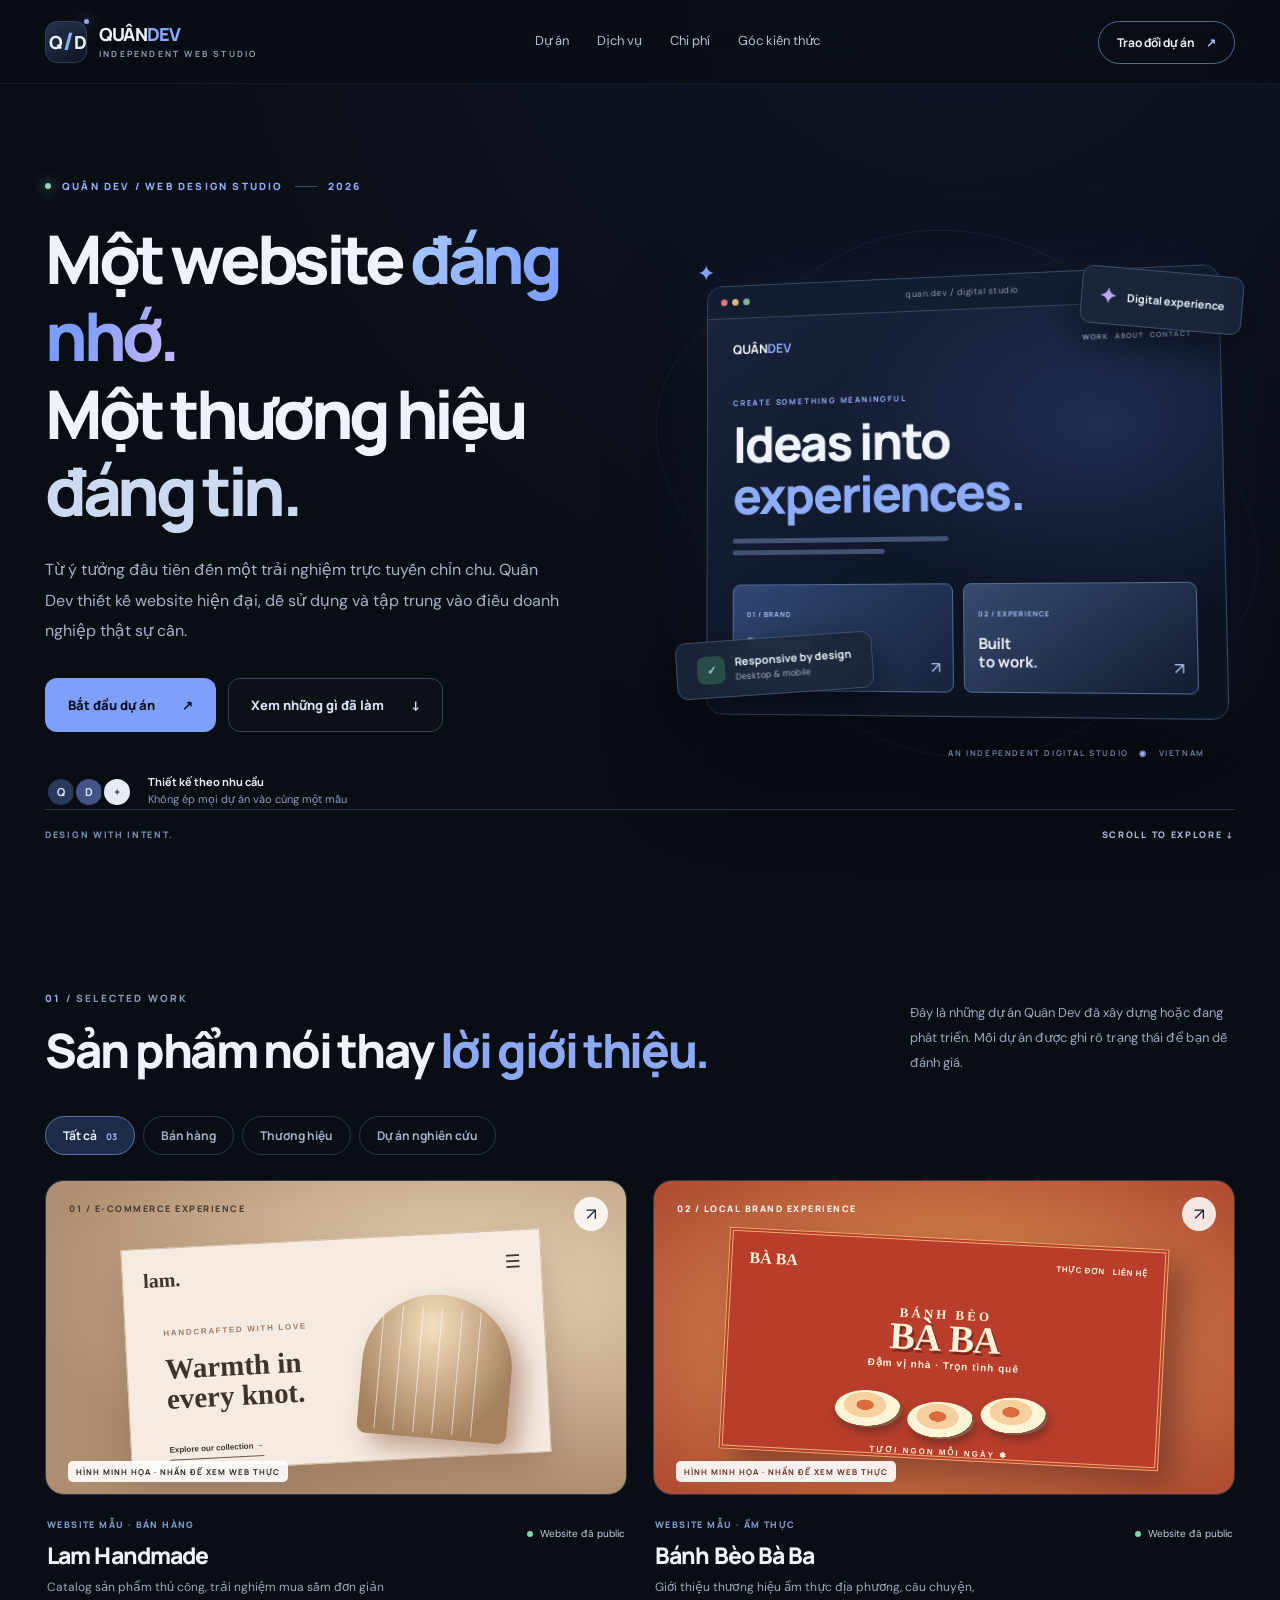
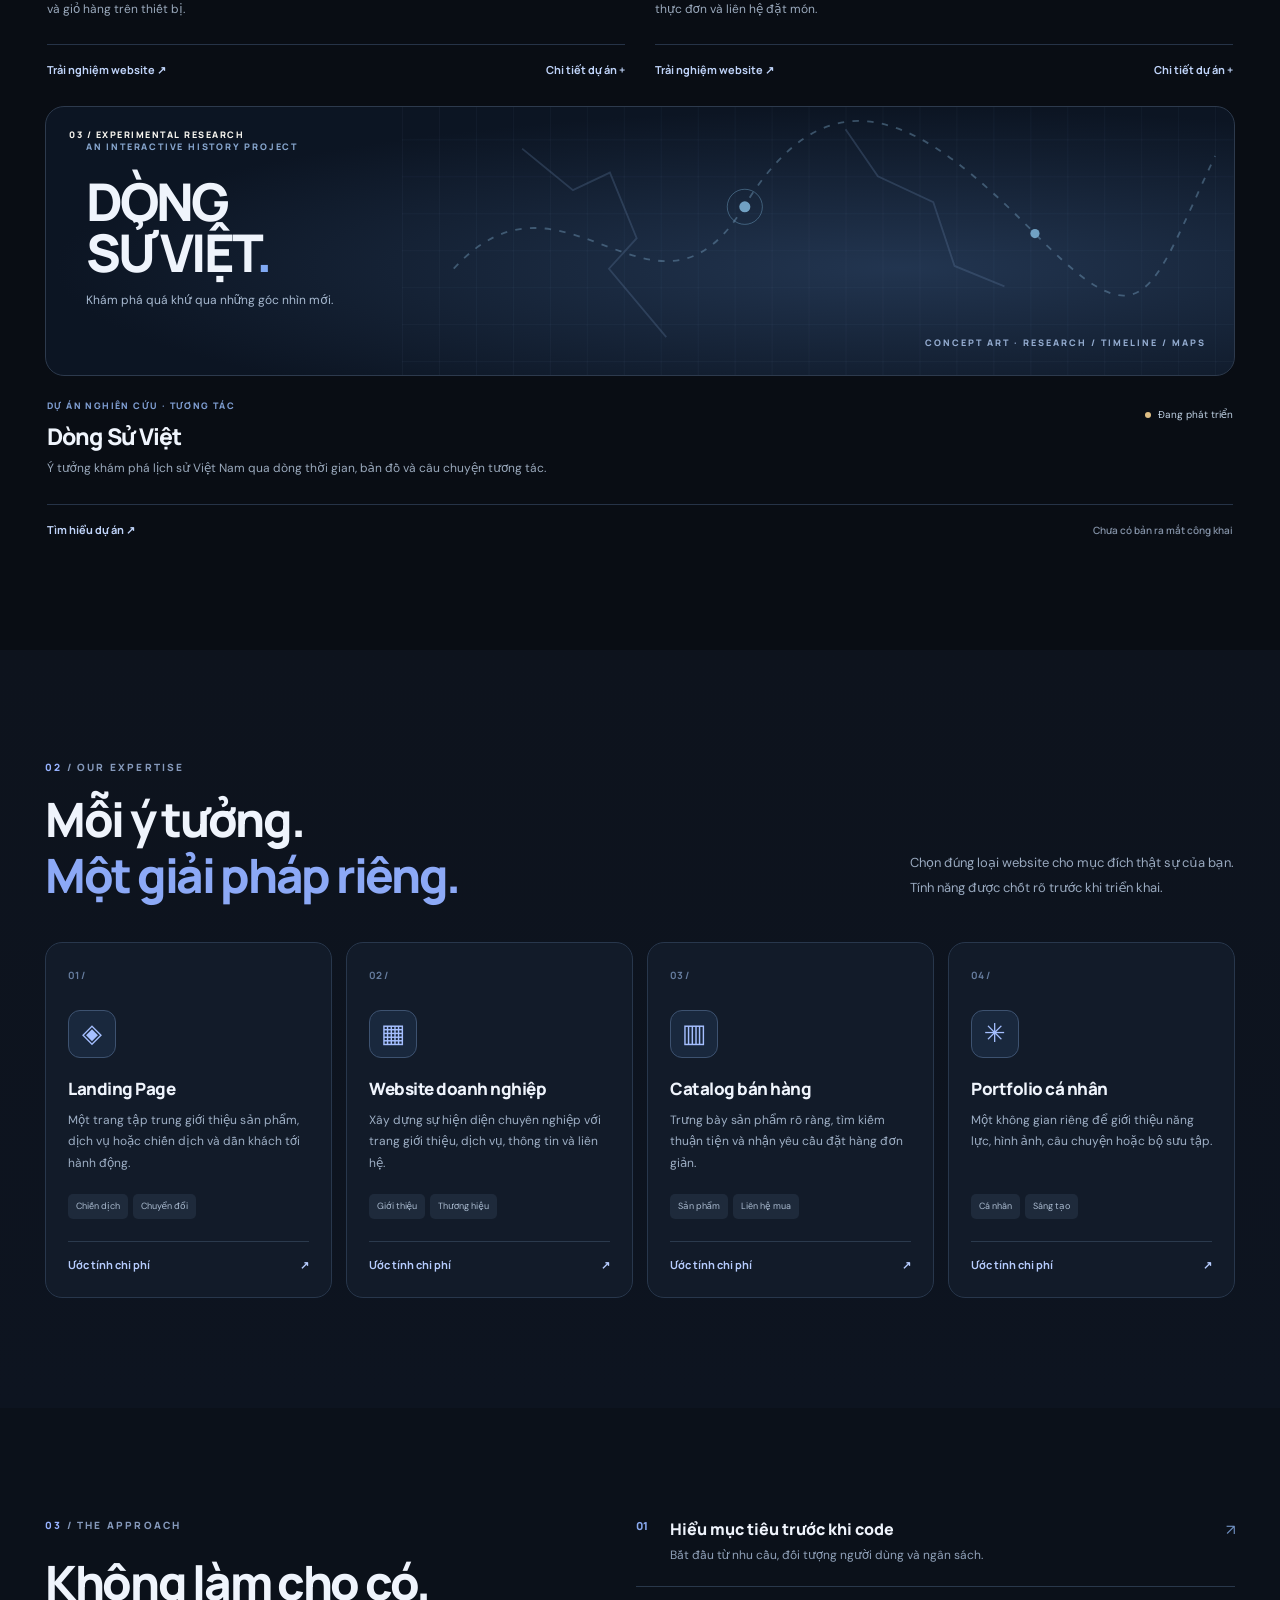
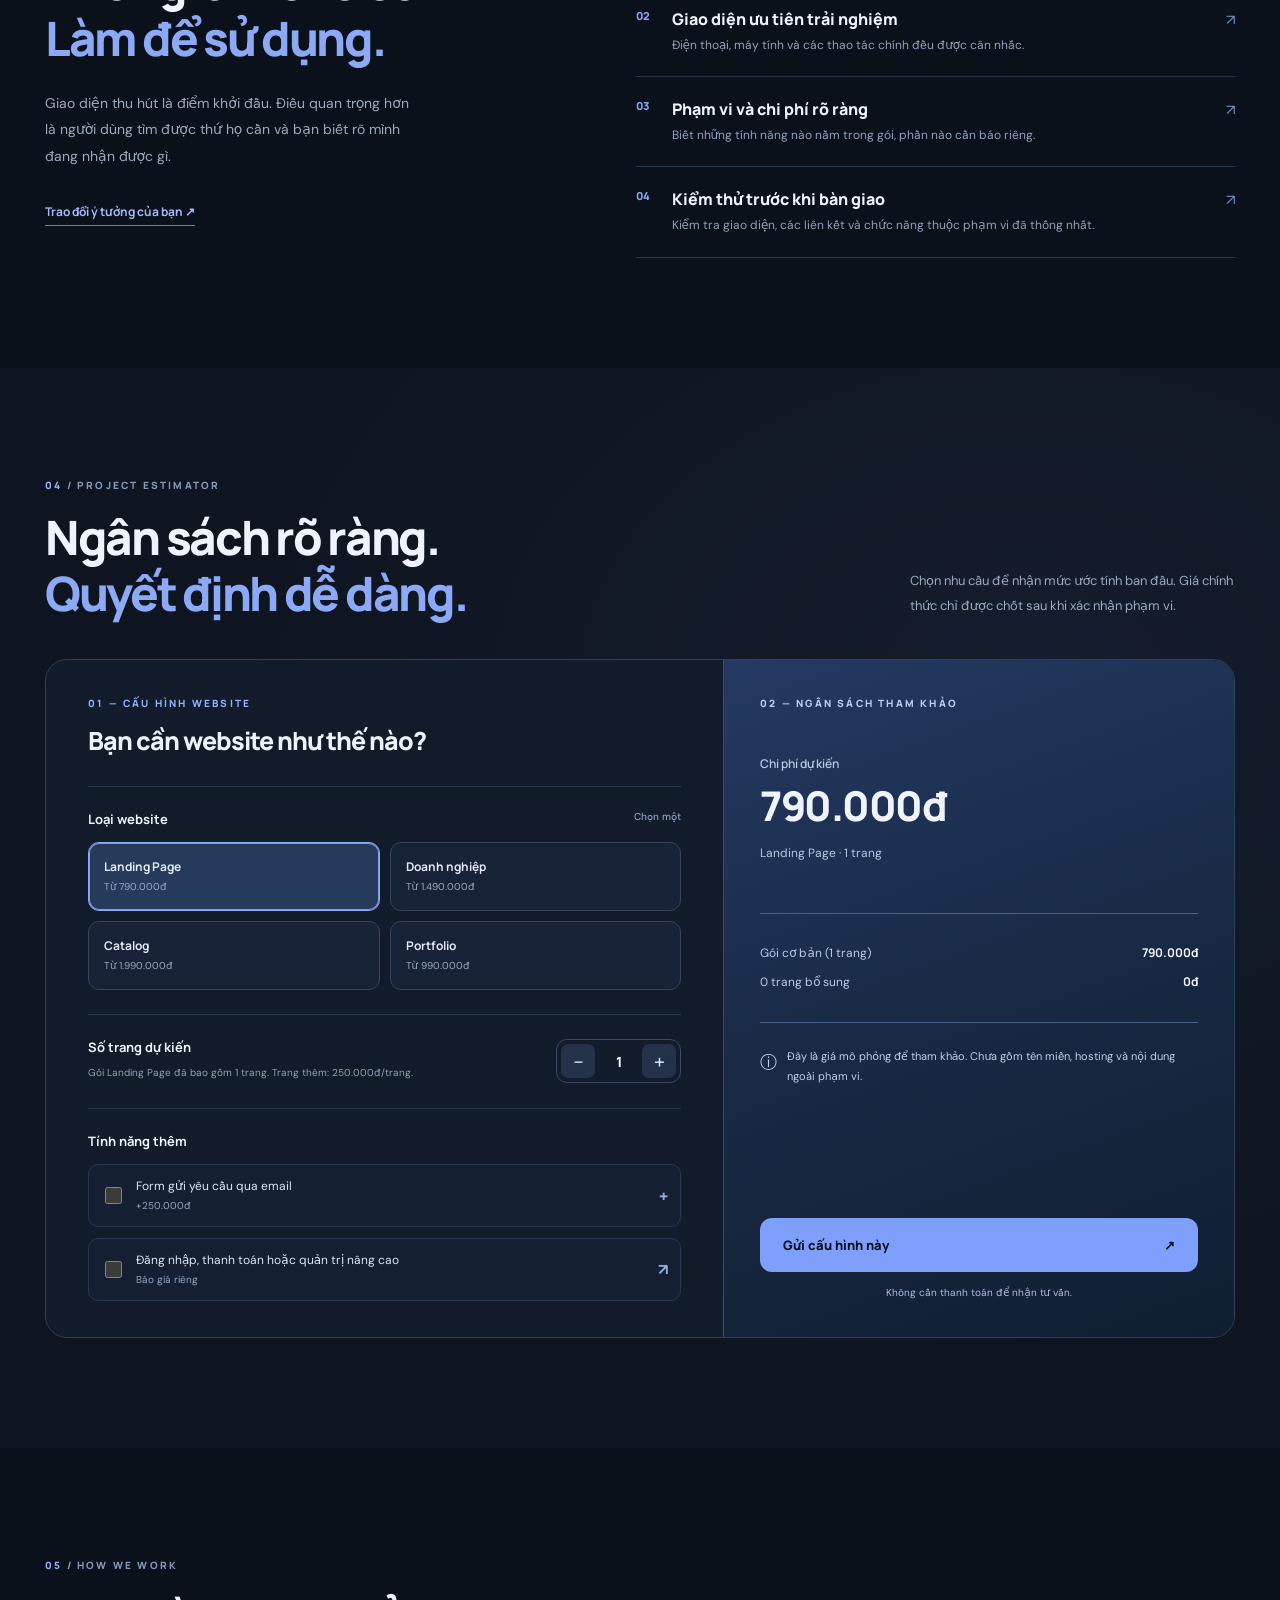
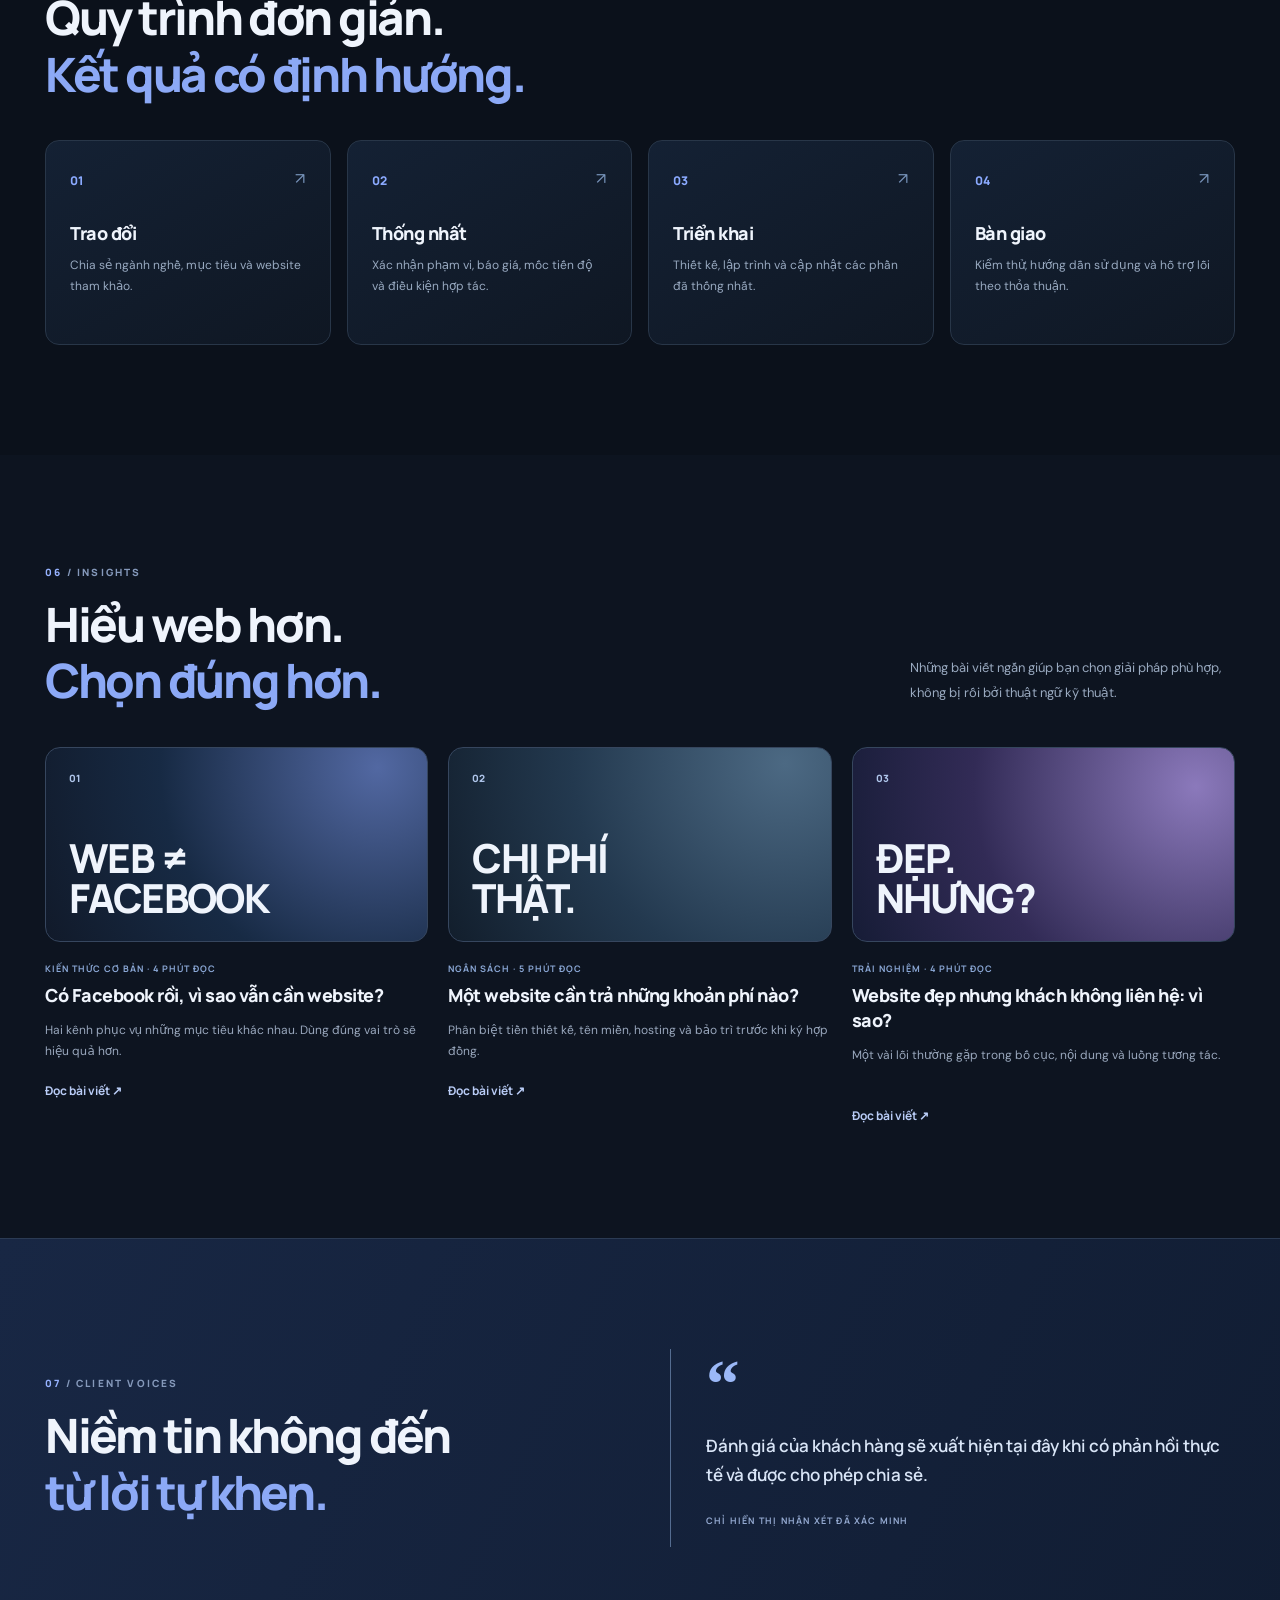
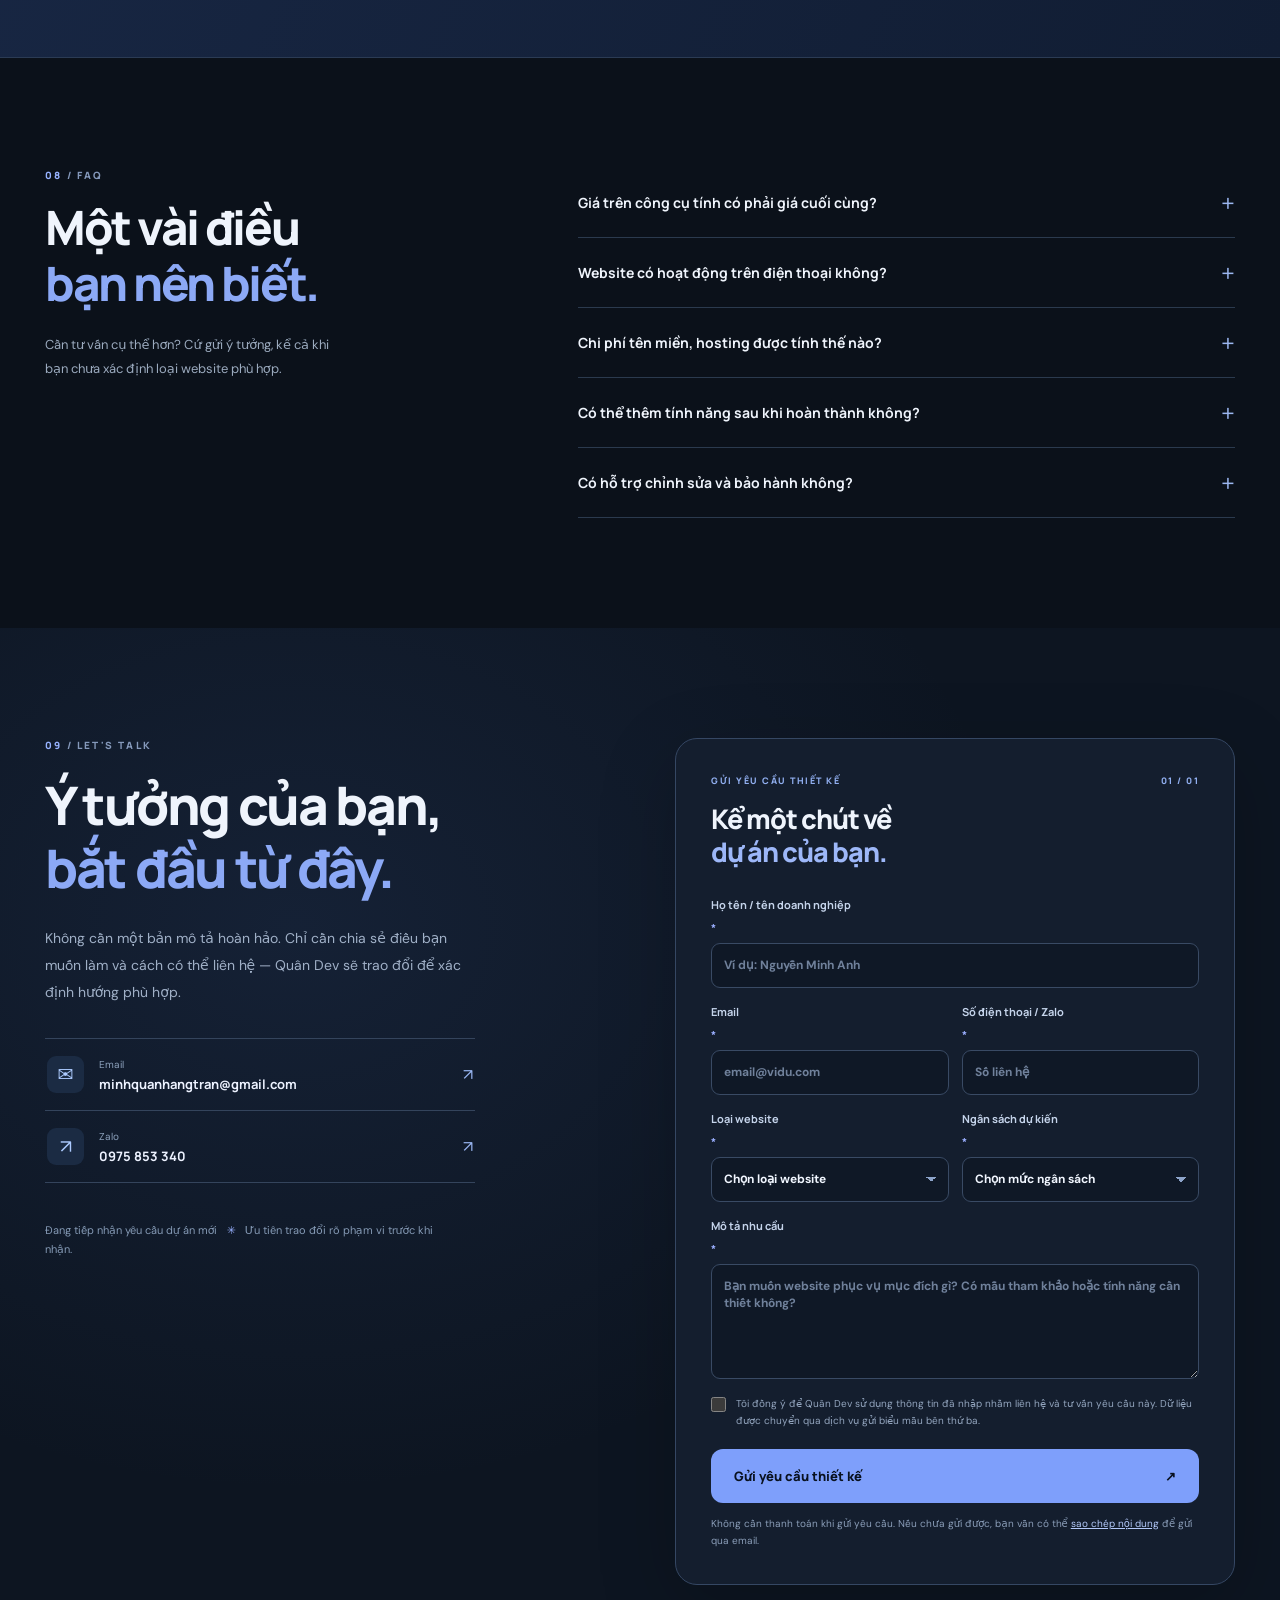
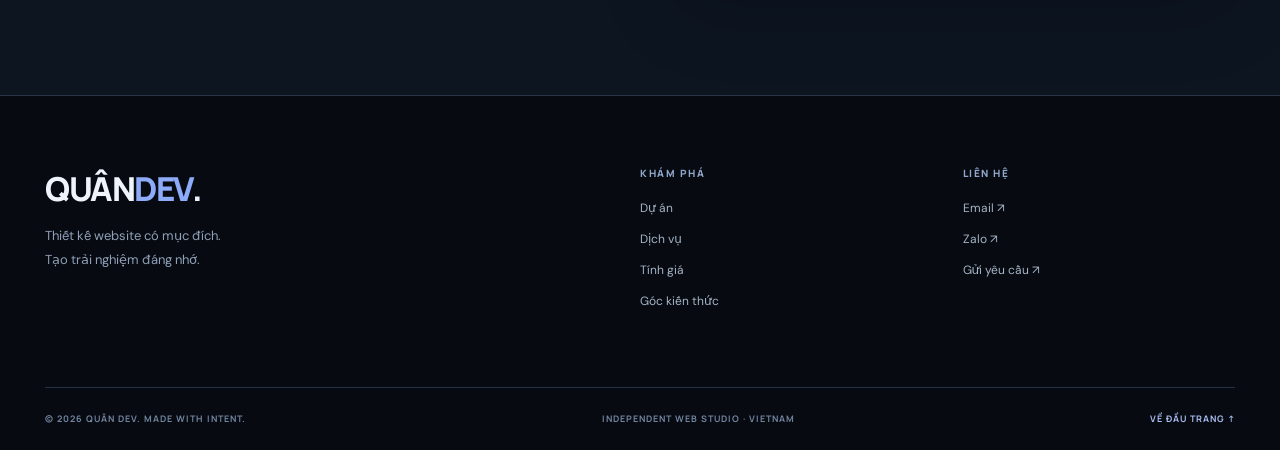
<file: index.html>
<!doctype html>
<html lang="vi">
<head>
  <meta charset="UTF-8">
  <meta name="viewport" content="width=device-width, initial-scale=1">
  <meta name="theme-color" content="#090d14">
  <meta name="description" content="Quân Dev thiết kế website hiện đại, chú trọng trải nghiệm, minh bạch chi phí. Xem dự án mẫu và nhận ước tính giá cho website của bạn.">
  <meta property="og:type" content="website">
  <meta property="og:title" content="Quân Dev — Thiết kế website có mục đích">
  <meta property="og:description" content="Giao diện hiện đại. Quy trình rõ ràng. Thiết kế website theo mục tiêu kinh doanh.">
  <meta name="color-scheme" content="dark">
  <title>Quân Dev — Thiết kế website có mục đích</title>
  <link rel="icon" href="favicon.svg" type="image/svg+xml">
  <link rel="stylesheet" href="styles.css">
  <script src="app.js" defer></script>
</head>
<body>
  <a class="skip-link" href="#main">Bỏ qua điều hướng</a>
  <div class="page-glow" aria-hidden="true"></div>

  <header class="site-header" id="top">
    <div class="container header-inner">
      <a class="brand" href="#top" aria-label="Quân Dev — Trang chủ">
        <span class="brand-mark">Q<span class="mark-slash">/</span>D<span class="brand-spark"></span></span>
        <span class="brand-name">QUÂN<span>DEV</span><small>INDEPENDENT WEB STUDIO</small></span>
      </a>
      <nav class="main-nav" id="mainNav" aria-label="Điều hướng chính">
        <a href="#projects">Dự án</a>
        <a href="#services">Dịch vụ</a>
        <a href="#pricing">Chi phí</a>
        <a href="#insights">Góc kiến thức</a>
        <a class="mobile-nav-cta" href="#contact">Gửi yêu cầu ↗</a>
      </nav>
      <div class="header-right">
        <a class="header-contact" href="#contact">Trao đổi dự án <span aria-hidden="true">↗</span></a>
        <button class="nav-toggle" type="button" aria-label="Mở menu" aria-controls="mainNav" aria-expanded="false"><span></span><span></span></button>
      </div>
    </div>
    <div class="reading-progress" aria-hidden="true"><span id="readingProgress"></span></div>
  </header>

  <main id="main">
    <section class="hero section" aria-labelledby="heroTitle">
      <div class="container hero-grid">
        <div class="hero-copy">
          <div class="eyebrow"><span class="live-dot"></span> QUÂN DEV / WEB DESIGN STUDIO <span class="eyebrow-line"></span> 2026</div>
          <h1 id="heroTitle">Một website <span class="gradient-text">đáng nhớ.</span><br> Một thương hiệu <span class="stroke-word">đáng tin.</span></h1>
          <p class="hero-description">Từ ý tưởng đầu tiên đến một trải nghiệm trực tuyến chỉn chu. Quân Dev thiết kế website hiện đại, dễ sử dụng và tập trung vào điều doanh nghiệp thật sự cần.</p>
          <div class="hero-actions">
            <a class="btn btn-primary" href="#contact">Bắt đầu dự án <span aria-hidden="true">↗</span></a>
            <a class="btn btn-outline" href="#projects">Xem những gì đã làm <span aria-hidden="true">↓</span></a>
          </div>
          <div class="hero-trust"><span class="hero-trust-avatars"><i>Q</i><i>D</i><i>+</i></span><span><b>Thiết kế theo nhu cầu</b><small>Không ép mọi dự án vào cùng một mẫu</small></span></div>
        </div>
        <div class="hero-visual" aria-label="Minh họa không gian thiết kế website Quân Dev">
          <div class="orbit orbit-one"></div><div class="orbit orbit-two"></div>
          <div class="visual-star visual-star-one">✦</div><div class="visual-star visual-star-two">✧</div>
          <div class="browser-window">
            <div class="browser-bar"><span class="browser-dots"><i></i><i></i><i></i></span><span class="browser-address">quan.dev / digital studio</span><span class="browser-menu">⋯</span></div>
            <div class="browser-body">
              <div class="browser-nav"><b>QUÂN<span>DEV</span></b><span>WORK&nbsp;&nbsp; ABOUT&nbsp;&nbsp; CONTACT</span></div>
              <div class="browser-label">CREATE SOMETHING MEANINGFUL</div>
              <div class="browser-headline">Ideas into<br><em>experiences.</em></div>
              <div class="browser-subline"><span></span><span></span></div>
              <div class="browser-showcase"><div><span>01 / BRAND</span><strong>Designed<br>to stand out.</strong><i>↗</i></div><div><span>02 / EXPERIENCE</span><strong>Built<br>to work.</strong><i>↗</i></div></div>
            </div>
          </div>
          <div class="floating-chip floating-chip-top"><span class="chip-icon">✦</span> Digital experience</div>
          <div class="floating-chip floating-chip-bottom"><span class="chip-check">✓</span><span>Responsive by design<small>Desktop & mobile</small></span></div>
          <div class="visual-bottom-caption">AN INDEPENDENT DIGITAL STUDIO <span>◉</span> VIETNAM</div>
        </div>
      </div>
      <div class="container hero-bottom-rule"><span>DESIGN WITH INTENT.</span><span>SCROLL TO EXPLORE <span aria-hidden="true">↓</span></span></div>
    </section>

    <section class="work section" id="projects" aria-labelledby="workTitle">
      <div class="container">
        <div class="section-heading">
          <div><div class="section-index"><span>01</span> / SELECTED WORK</div><h2 id="workTitle">Sản phẩm nói thay <span>lời giới thiệu.</span></h2></div>
          <p>Đây là những dự án Quân Dev đã xây dựng hoặc đang phát triển. Mỗi dự án được ghi rõ trạng thái để bạn dễ đánh giá.</p>
        </div>
        <div class="filter-bar" role="group" aria-label="Lọc dự án">
          <button class="filter-btn active" type="button" data-filter="all" aria-pressed="true">Tất cả <span>03</span></button>
          <button class="filter-btn" type="button" data-filter="commerce" aria-pressed="false">Bán hàng</button>
          <button class="filter-btn" type="button" data-filter="brand" aria-pressed="false">Thương hiệu</button>
          <button class="filter-btn" type="button" data-filter="research" aria-pressed="false">Dự án nghiên cứu</button>
        </div>
        <div class="project-grid" id="projectGrid">
          <article class="project-card project-lam" data-category="commerce">
            <a class="project-visual visual-lam" href="https://quan-dev-offiicial.github.io/Lam_Handmade/" target="_blank" rel="noopener noreferrer" aria-label="Mở website mẫu Lam Handmade">
              <span class="project-label">01 / E-COMMERCE EXPERIENCE</span>
              <div class="lam-frame"><div class="lam-header">lam. <span>☰</span></div><div class="lam-inner"><small>HANDCRAFTED WITH LOVE</small><b>Warmth in<br>every knot.</b><span>Explore our collection →</span></div><div class="lam-woven"><i></i><i></i><i></i><i></i><i></i><i></i></div></div>
              <span class="project-visit" aria-hidden="true">↗</span><span class="mockup-note">HÌNH MINH HỌA · NHẤN ĐỂ XEM WEB THỰC</span>
            </a>
            <div class="project-bottom"><div><div class="project-tag">WEBSITE MẪU · BÁN HÀNG</div><h3>Lam Handmade</h3><p>Catalog sản phẩm thủ công, trải nghiệm mua sắm đơn giản và giỏ hàng trên thiết bị.</p></div><span class="project-status"><i></i> Website đã public</span></div>
            <div class="project-links"><a href="https://quan-dev-offiicial.github.io/Lam_Handmade/" target="_blank" rel="noopener noreferrer">Trải nghiệm website ↗</a><button type="button" data-case="lam">Chi tiết dự án +</button></div>
          </article>
          <article class="project-card project-baba" data-category="brand">
            <a class="project-visual visual-baba" href="https://banhbeobaba.github.io/banh-beo-ba-ba-v1/" target="_blank" rel="noopener noreferrer" aria-label="Mở website mẫu Bánh Bèo Bà Ba">
              <span class="project-label">02 / LOCAL BRAND EXPERIENCE</span>
              <div class="baba-frame"><div class="baba-header">BÀ BA <span>THỰC ĐƠN&nbsp;&nbsp; LIÊN HỆ</span></div><div class="baba-seal">BÁNH BÈO<br><strong>BÀ BA</strong><small>Đậm vị nhà · Trọn tình quê</small></div><div class="baba-food"><i></i><i></i><i></i></div><div class="baba-footer">TƯƠI NGON MỖI NGÀY ✽</div></div>
              <span class="project-visit" aria-hidden="true">↗</span><span class="mockup-note">HÌNH MINH HỌA · NHẤN ĐỂ XEM WEB THỰC</span>
            </a>
            <div class="project-bottom"><div><div class="project-tag">WEBSITE MẪU · ẨM THỰC</div><h3>Bánh Bèo Bà Ba</h3><p>Giới thiệu thương hiệu ẩm thực địa phương, câu chuyện, thực đơn và liên hệ đặt món.</p></div><span class="project-status"><i></i> Website đã public</span></div>
            <div class="project-links"><a href="https://banhbeobaba.github.io/banh-beo-ba-ba-v1/" target="_blank" rel="noopener noreferrer">Trải nghiệm website ↗</a><button type="button" data-case="baba">Chi tiết dự án +</button></div>
          </article>
          <article class="project-card project-history" data-category="research">
            <div class="project-visual visual-history">
              <span class="project-label">03 / EXPERIMENTAL RESEARCH</span>
              <div class="history-map" aria-hidden="true"><svg viewBox="0 0 900 300" preserveAspectRatio="xMidYMid slice"><defs><pattern id="grid" width="40" height="40" patternUnits="userSpaceOnUse"><path d="M 40 0 L 0 0 0 40" fill="none" stroke="#7795c3" stroke-opacity=".16" stroke-width="1"/></pattern></defs><rect width="900" height="300" fill="url(#grid)"/><path d="M 56 180 C 176 48, 274 270, 370 113 S 565 20, 685 142 S 808 210, 880 58" fill="none" stroke="#8bb9d9" stroke-opacity=".45" stroke-width="2" stroke-dasharray="7 9"/><path d="M 130 50 L 185 95 L 225 76 L 254 147 L 224 180 L 286 254 M 480 29 L 515 80 L 575 108 L 598 177 L 652 199" fill="none" stroke="#6884a8" stroke-opacity=".35" stroke-width="2"/><circle cx="371" cy="113" r="6" fill="#87c0e5"/><circle cx="371" cy="113" r="19" fill="none" stroke="#87c0e5" stroke-opacity=".5"/><circle cx="685" cy="142" r="5" fill="#87c0e5"/></svg></div>
              <div class="history-text"><span>AN INTERACTIVE HISTORY PROJECT</span><strong>DÒNG<br>SỬ VIỆT<span>.</span></strong><p>Khám phá quá khứ qua những góc nhìn mới.</p></div>
              <div class="history-corner">CONCEPT ART · RESEARCH / TIMELINE / MAPS</div>
            </div>
            <div class="project-bottom"><div><div class="project-tag">DỰ ÁN NGHIÊN CỨU · TƯƠNG TÁC</div><h3>Dòng Sử Việt</h3><p>Ý tưởng khám phá lịch sử Việt Nam qua dòng thời gian, bản đồ và câu chuyện tương tác.</p></div><span class="project-status project-status-wip"><i></i> Đang phát triển</span></div>
            <div class="project-links"><button type="button" data-case="history">Tìm hiểu dự án ↗</button><span class="quiet-note">Chưa có bản ra mắt công khai</span></div>
          </article>
        </div>
      </div>
    </section>

    <section class="services section" id="services" aria-labelledby="servicesTitle">
      <div class="container"><div class="section-heading"><div><div class="section-index"><span>02</span> / OUR EXPERTISE</div><h2 id="servicesTitle">Mỗi ý tưởng.<br><span>Một giải pháp riêng.</span></h2></div><p>Chọn đúng loại website cho mục đích thật sự của bạn. Tính năng được chốt rõ trước khi triển khai.</p></div>
        <div class="services-grid">
          <article class="service-card"><span class="service-number">01 /</span><div class="service-icon">◈</div><h3>Landing Page</h3><p>Một trang tập trung giới thiệu sản phẩm, dịch vụ hoặc chiến dịch và dẫn khách tới hành động.</p><div class="service-tags"><span>Chiến dịch</span><span>Chuyển đổi</span></div><a href="#pricing" data-choose-plan="landing">Ước tính chi phí <span>↗</span></a></article>
          <article class="service-card"><span class="service-number">02 /</span><div class="service-icon">▦</div><h3>Website doanh nghiệp</h3><p>Xây dựng sự hiện diện chuyên nghiệp với trang giới thiệu, dịch vụ, thông tin và liên hệ.</p><div class="service-tags"><span>Giới thiệu</span><span>Thương hiệu</span></div><a href="#pricing" data-choose-plan="business">Ước tính chi phí <span>↗</span></a></article>
          <article class="service-card"><span class="service-number">03 /</span><div class="service-icon">▥</div><h3>Catalog bán hàng</h3><p>Trưng bày sản phẩm rõ ràng, tìm kiếm thuận tiện và nhận yêu cầu đặt hàng đơn giản.</p><div class="service-tags"><span>Sản phẩm</span><span>Liên hệ mua</span></div><a href="#pricing" data-choose-plan="catalog">Ước tính chi phí <span>↗</span></a></article>
          <article class="service-card"><span class="service-number">04 /</span><div class="service-icon">✳</div><h3>Portfolio cá nhân</h3><p>Một không gian riêng để giới thiệu năng lực, hình ảnh, câu chuyện hoặc bộ sưu tập.</p><div class="service-tags"><span>Cá nhân</span><span>Sáng tạo</span></div><a href="#pricing" data-choose-plan="portfolio">Ước tính chi phí <span>↗</span></a></article>
        </div>
      </div>
    </section>

    <section class="approach section" aria-labelledby="approachTitle"><div class="container approach-grid"><div><div class="section-index"><span>03</span> / THE APPROACH</div><h2 id="approachTitle">Không làm cho có.<br><span>Làm để sử dụng.</span></h2><p>Giao diện thu hút là điểm khởi đầu. Điều quan trọng hơn là người dùng tìm được thứ họ cần và bạn biết rõ mình đang nhận được gì.</p><a class="text-link" href="#contact">Trao đổi ý tưởng của bạn ↗</a></div><div class="approach-list"><div><b>01</b><span><strong>Hiểu mục tiêu trước khi code</strong><small>Bắt đầu từ nhu cầu, đối tượng người dùng và ngân sách.</small></span><span aria-hidden="true">↗</span></div><div><b>02</b><span><strong>Giao diện ưu tiên trải nghiệm</strong><small>Điện thoại, máy tính và các thao tác chính đều được cân nhắc.</small></span><span aria-hidden="true">↗</span></div><div><b>03</b><span><strong>Phạm vi và chi phí rõ ràng</strong><small>Biết những tính năng nào nằm trong gói, phần nào cần báo riêng.</small></span><span aria-hidden="true">↗</span></div><div><b>04</b><span><strong>Kiểm thử trước khi bàn giao</strong><small>Kiểm tra giao diện, các liên kết và chức năng thuộc phạm vi đã thống nhất.</small></span><span aria-hidden="true">↗</span></div></div></div></section>

    <section class="pricing section" id="pricing" aria-labelledby="pricingTitle"><div class="container"><div class="section-heading"><div><div class="section-index"><span>04</span> / PROJECT ESTIMATOR</div><h2 id="pricingTitle">Ngân sách rõ ràng.<br><span>Quyết định dễ dàng.</span></h2></div><p>Chọn nhu cầu để nhận mức ước tính ban đầu. Giá chính thức chỉ được chốt sau khi xác nhận phạm vi.</p></div>
      <div class="estimator-shell">
        <div class="estimator-controls"><div class="estimator-kicker">01 — CẤU HÌNH WEBSITE</div><h3>Bạn cần website như thế nào?</h3>
          <div class="field-group"><div class="field-label">Loại website <span>Chọn một</span></div><div class="plan-options" id="planOptions"><button type="button" class="plan-option active" data-plan="landing" aria-pressed="true"><b>Landing Page</b><small>Từ 790.000đ</small></button><button type="button" class="plan-option" data-plan="business" aria-pressed="false"><b>Doanh nghiệp</b><small>Từ 1.490.000đ</small></button><button type="button" class="plan-option" data-plan="catalog" aria-pressed="false"><b>Catalog</b><small>Từ 1.990.000đ</small></button><button type="button" class="plan-option" data-plan="portfolio" aria-pressed="false"><b>Portfolio</b><small>Từ 990.000đ</small></button></div></div>
          <div class="field-group pages-row"><div><div class="field-label">Số trang dự kiến</div><small class="field-help" id="includedNote">Gói Landing Page đã bao gồm 1 trang.</small></div><div class="counter"><button id="decreasePages" type="button" aria-label="Giảm số trang">−</button><output id="pageCount" aria-live="polite">1</output><button id="increasePages" type="button" aria-label="Tăng số trang">+</button></div></div>
          <div class="field-group"><div class="field-label">Tính năng thêm</div><label class="feature-check"><input id="addForm" type="checkbox"><span>Form gửi yêu cầu qua email <small>+250.000đ</small></span><b>+</b></label><label class="feature-check" id="cartFeature" hidden><input id="addCart" type="checkbox"><span>Giỏ hàng lưu trên thiết bị <small>+300.000đ</small></span><b>+</b></label><label class="feature-check"><input id="advancedFeature" type="checkbox"><span>Đăng nhập, thanh toán hoặc quản trị nâng cao <small>Báo giá riêng</small></span><b>↗</b></label></div>
        </div>
        <aside class="estimate-result" aria-label="Kết quả ước tính"><span class="estimate-top">02 — NGÂN SÁCH THAM KHẢO</span><div class="estimate-result-main"><div class="result-small">Chi phí dự kiến</div><div class="result-price" id="estimatePrice" aria-live="polite">790.000đ</div><p id="estimateDescription">Landing Page · 1 trang</p></div><div class="estimate-breakdown" id="estimateBreakdown"><div><span>Gói cơ bản</span><b>790.000đ</b></div><div><span>Số trang thêm</span><b>0đ</b></div></div><div class="estimate-note"><span>ⓘ</span> Đây là giá mô phỏng để tham khảo. Chưa gồm tên miền, hosting và nội dung ngoài phạm vi.</div><button class="btn btn-primary estimate-cta" type="button" id="useEstimate">Gửi cấu hình này <span>↗</span></button><div class="estimate-footer">Không cần thanh toán để nhận tư vấn.</div></aside>
      </div></div></section>

    <section class="process section" id="process" aria-labelledby="processTitle"><div class="container"><div class="section-heading compact"><div><div class="section-index"><span>05</span> / HOW WE WORK</div><h2 id="processTitle">Quy trình đơn giản.<br><span>Kết quả có định hướng.</span></h2></div></div><div class="steps-grid"><div class="step"><span>01</span><h3>Trao đổi</h3><p>Chia sẻ ngành nghề, mục tiêu và website tham khảo.</p></div><div class="step"><span>02</span><h3>Thống nhất</h3><p>Xác nhận phạm vi, báo giá, mốc tiến độ và điều kiện hợp tác.</p></div><div class="step"><span>03</span><h3>Triển khai</h3><p>Thiết kế, lập trình và cập nhật các phần đã thống nhất.</p></div><div class="step"><span>04</span><h3>Bàn giao</h3><p>Kiểm thử, hướng dẫn sử dụng và hỗ trợ lỗi theo thỏa thuận.</p></div></div></div></section>

    <section class="insights section" id="insights" aria-labelledby="insightsTitle"><div class="container"><div class="section-heading"><div><div class="section-index"><span>06</span> / INSIGHTS</div><h2 id="insightsTitle">Hiểu web hơn.<br><span>Chọn đúng hơn.</span></h2></div><p>Những bài viết ngắn giúp bạn chọn giải pháp phù hợp, không bị rối bởi thuật ngữ kỹ thuật.</p></div><div class="blog-grid"><article class="blog-card"><div class="blog-cover blog-a"><span>01</span><strong>WEB ≠<br>FACEBOOK</strong></div><div class="blog-meta">KIẾN THỨC CƠ BẢN · 4 PHÚT ĐỌC</div><h3>Có Facebook rồi, vì sao vẫn cần website?</h3><p>Hai kênh phục vụ những mục tiêu khác nhau. Dùng đúng vai trò sẽ hiệu quả hơn.</p><button type="button" data-article="facebook">Đọc bài viết ↗</button></article><article class="blog-card"><div class="blog-cover blog-b"><span>02</span><strong>CHI PHÍ<br>THẬT.</strong></div><div class="blog-meta">NGÂN SÁCH · 5 PHÚT ĐỌC</div><h3>Một website cần trả những khoản phí nào?</h3><p>Phân biệt tiền thiết kế, tên miền, hosting và bảo trì trước khi ký hợp đồng.</p><button type="button" data-article="cost">Đọc bài viết ↗</button></article><article class="blog-card"><div class="blog-cover blog-c"><span>03</span><strong>ĐẸP.<br>NHƯNG?</strong></div><div class="blog-meta">TRẢI NGHIỆM · 4 PHÚT ĐỌC</div><h3>Website đẹp nhưng khách không liên hệ: vì sao?</h3><p>Một vài lỗi thường gặp trong bố cục, nội dung và luồng tương tác.</p><button type="button" data-article="conversion">Đọc bài viết ↗</button></article></div></div></section>

    <section class="review-band section" id="reviews" aria-labelledby="reviewsTitle"><div class="container review-inner"><div><div class="section-index"><span>07</span> / CLIENT VOICES</div><h2 id="reviewsTitle">Niềm tin không đến<br><span>từ lời tự khen.</span></h2></div><div class="review-content"><span class="review-icon">“</span><p>Đánh giá của khách hàng sẽ xuất hiện tại đây khi có phản hồi thực tế và được cho phép chia sẻ.</p><small>CHỈ HIỂN THỊ NHẬN XÉT ĐÃ XÁC MINH</small></div></div></section>

    <section class="faq section" id="faq" aria-labelledby="faqTitle"><div class="container faq-grid"><div><div class="section-index"><span>08</span> / FAQ</div><h2 id="faqTitle">Một vài điều<br><span>bạn nên biết.</span></h2><p>Cần tư vấn cụ thể hơn? Cứ gửi ý tưởng, kể cả khi bạn chưa xác định loại website phù hợp.</p></div><div class="faq-items"><details><summary>Giá trên công cụ tính có phải giá cuối cùng? <span>+</span></summary><p>Chưa. Đây là ước tính cho phạm vi cơ bản. Báo giá cuối cùng được thống nhất sau khi làm rõ nội dung, tính năng, số lượng trang và thời gian thực hiện.</p></details><details><summary>Website có hoạt động trên điện thoại không? <span>+</span></summary><p>Giao diện responsive cho điện thoại và máy tính là yêu cầu cơ bản của các website được nhận triển khai.</p></details><details><summary>Chi phí tên miền, hosting được tính thế nào? <span>+</span></summary><p>Các khoản tên miền, hosting và dịch vụ trả phí được báo rõ trước khi triển khai; không mặc định đã nằm trong giá thiết kế.</p></details><details><summary>Có thể thêm tính năng sau khi hoàn thành không? <span>+</span></summary><p>Có thể xem xét nâng cấp. Mỗi yêu cầu mới sẽ được đánh giá tính khả thi, ảnh hưởng kỹ thuật và chi phí riêng trước khi thực hiện.</p></details><details><summary>Có hỗ trợ chỉnh sửa và bảo hành không? <span>+</span></summary><p>Số vòng chỉnh sửa, thời gian hỗ trợ lỗi và trách nhiệm vận hành được ghi rõ trong thỏa thuận của từng dự án.</p></details></div></div></section>

    <section class="contact section" id="contact" aria-labelledby="contactTitle"><div class="container contact-grid"><div class="contact-copy"><div class="section-index"><span>09</span> / LET'S TALK</div><h2 id="contactTitle">Ý tưởng của bạn,<br><span>bắt đầu từ đây.</span></h2><p>Không cần một bản mô tả hoàn hảo. Chỉ cần chia sẻ điều bạn muốn làm và cách có thể liên hệ — Quân Dev sẽ trao đổi để xác định hướng phù hợp.</p><div class="contact-methods"><a href="mailto:minhquanhangtran@gmail.com"><span class="method-icon">✉</span><span>Email <b>minhquanhangtran@gmail.com</b></span><span>↗</span></a><a href="https://zalo.me/0975853340" target="_blank" rel="noopener noreferrer"><span class="method-icon">↗</span><span>Zalo <b>0975 853 340</b></span><span>↗</span></a></div><div class="contact-line">Đang tiếp nhận yêu cầu dự án mới <span>✳</span> Ưu tiên trao đổi rõ phạm vi trước khi nhận.</div></div>
      <form class="brief-form" id="briefForm" novalidate><div class="form-top"><span>GỬI YÊU CẦU THIẾT KẾ</span><span>01 / 01</span></div><h3>Kể một chút về<br><em>dự án của bạn.</em></h3>
        <div class="form-fields"><label>Họ tên / tên doanh nghiệp <span>*</span><input name="name" id="clientName" type="text" placeholder="Ví dụ: Nguyễn Minh Anh" autocomplete="name" maxlength="120" required></label><div class="form-two"><label>Email <span>*</span><input name="email" id="clientEmail" type="email" placeholder="email@vidu.com" autocomplete="email" maxlength="160" required></label><label>Số điện thoại / Zalo <span>*</span><input name="phone" id="clientPhone" type="tel" inputmode="tel" placeholder="Số liên hệ" autocomplete="tel" maxlength="32" required></label></div><div class="form-two"><label>Loại website <span>*</span><select name="project_type" id="clientProjectType" required><option value="" selected disabled>Chọn loại website</option><option value="Landing Page">Landing Page</option><option value="Website doanh nghiệp">Website doanh nghiệp</option><option value="Catalog bán hàng">Catalog bán hàng</option><option value="Portfolio cá nhân">Portfolio cá nhân</option><option value="Khác / cần tư vấn">Khác / cần tư vấn</option></select></label><label>Ngân sách dự kiến <span>*</span><select name="budget" id="clientBudget" required><option value="" selected disabled>Chọn mức ngân sách</option><option>Dưới 1 triệu</option><option>1–2 triệu</option><option>2–4 triệu</option><option>Trên 4 triệu</option><option>Chưa xác định</option></select></label></div><label>Mô tả nhu cầu <span>*</span><textarea name="message" id="clientMessage" rows="5" maxlength="3000" placeholder="Bạn muốn website phục vụ mục đích gì? Có mẫu tham khảo hoặc tính năng cần thiết không?" required></textarea></label><label class="consent"><input type="checkbox" id="privacyConsent" required><span>Tôi đồng ý để Quân Dev sử dụng thông tin đã nhập nhằm liên hệ và tư vấn yêu cầu này. Dữ liệu được chuyển qua dịch vụ gửi biểu mẫu bên thứ ba.</span></label><div class="honeypot" aria-hidden="true"><label>Để trống trường này<input type="text" id="websiteTrap" name="_honey" tabindex="-1" autocomplete="off"></label></div></div>
        <button class="btn btn-primary form-submit" id="submitBrief" type="submit"><span>Gửi yêu cầu thiết kế</span><span aria-hidden="true">↗</span></button><p class="form-status" id="formStatus" role="status" aria-live="polite"></p><p class="form-disclaimer">Không cần thanh toán khi gửi yêu cầu. Nếu chưa gửi được, bạn vẫn có thể <button type="button" id="copyBrief">sao chép nội dung</button> để gửi qua email.</p>
      </form></div></section>
  </main>

  <footer class="footer"><div class="container"><div class="footer-main"><div><a class="footer-brand" href="#top">QUÂN<span>DEV</span><span class="footer-brand-dot">.</span></a><p>Thiết kế website có mục đích.<br>Tạo trải nghiệm đáng nhớ.</p></div><div class="footer-col"><strong>KHÁM PHÁ</strong><a href="#projects">Dự án</a><a href="#services">Dịch vụ</a><a href="#pricing">Tính giá</a><a href="#insights">Góc kiến thức</a></div><div class="footer-col"><strong>LIÊN HỆ</strong><a href="mailto:minhquanhangtran@gmail.com">Email ↗</a><a href="https://zalo.me/0975853340" target="_blank" rel="noopener noreferrer">Zalo ↗</a><a href="#contact">Gửi yêu cầu ↗</a></div></div><div class="footer-end"><span>© <span id="year">2026</span> QUÂN DEV. MADE WITH INTENT.</span><span>INDEPENDENT WEB STUDIO · VIETNAM</span><a href="#top">VỀ ĐẦU TRANG ↑</a></div></div></footer>

  <dialog class="detail-dialog" id="detailDialog" aria-labelledby="dialogTitle"><div class="dialog-header"><span id="dialogTag">QUÂN DEV / JOURNAL</span><button type="button" id="closeDialog" aria-label="Đóng cửa sổ">✕</button></div><div class="dialog-body" id="dialogBody"></div></dialog>
  <div class="toast" id="toast" role="status" aria-live="polite"></div>
</body>
</html>
</file>
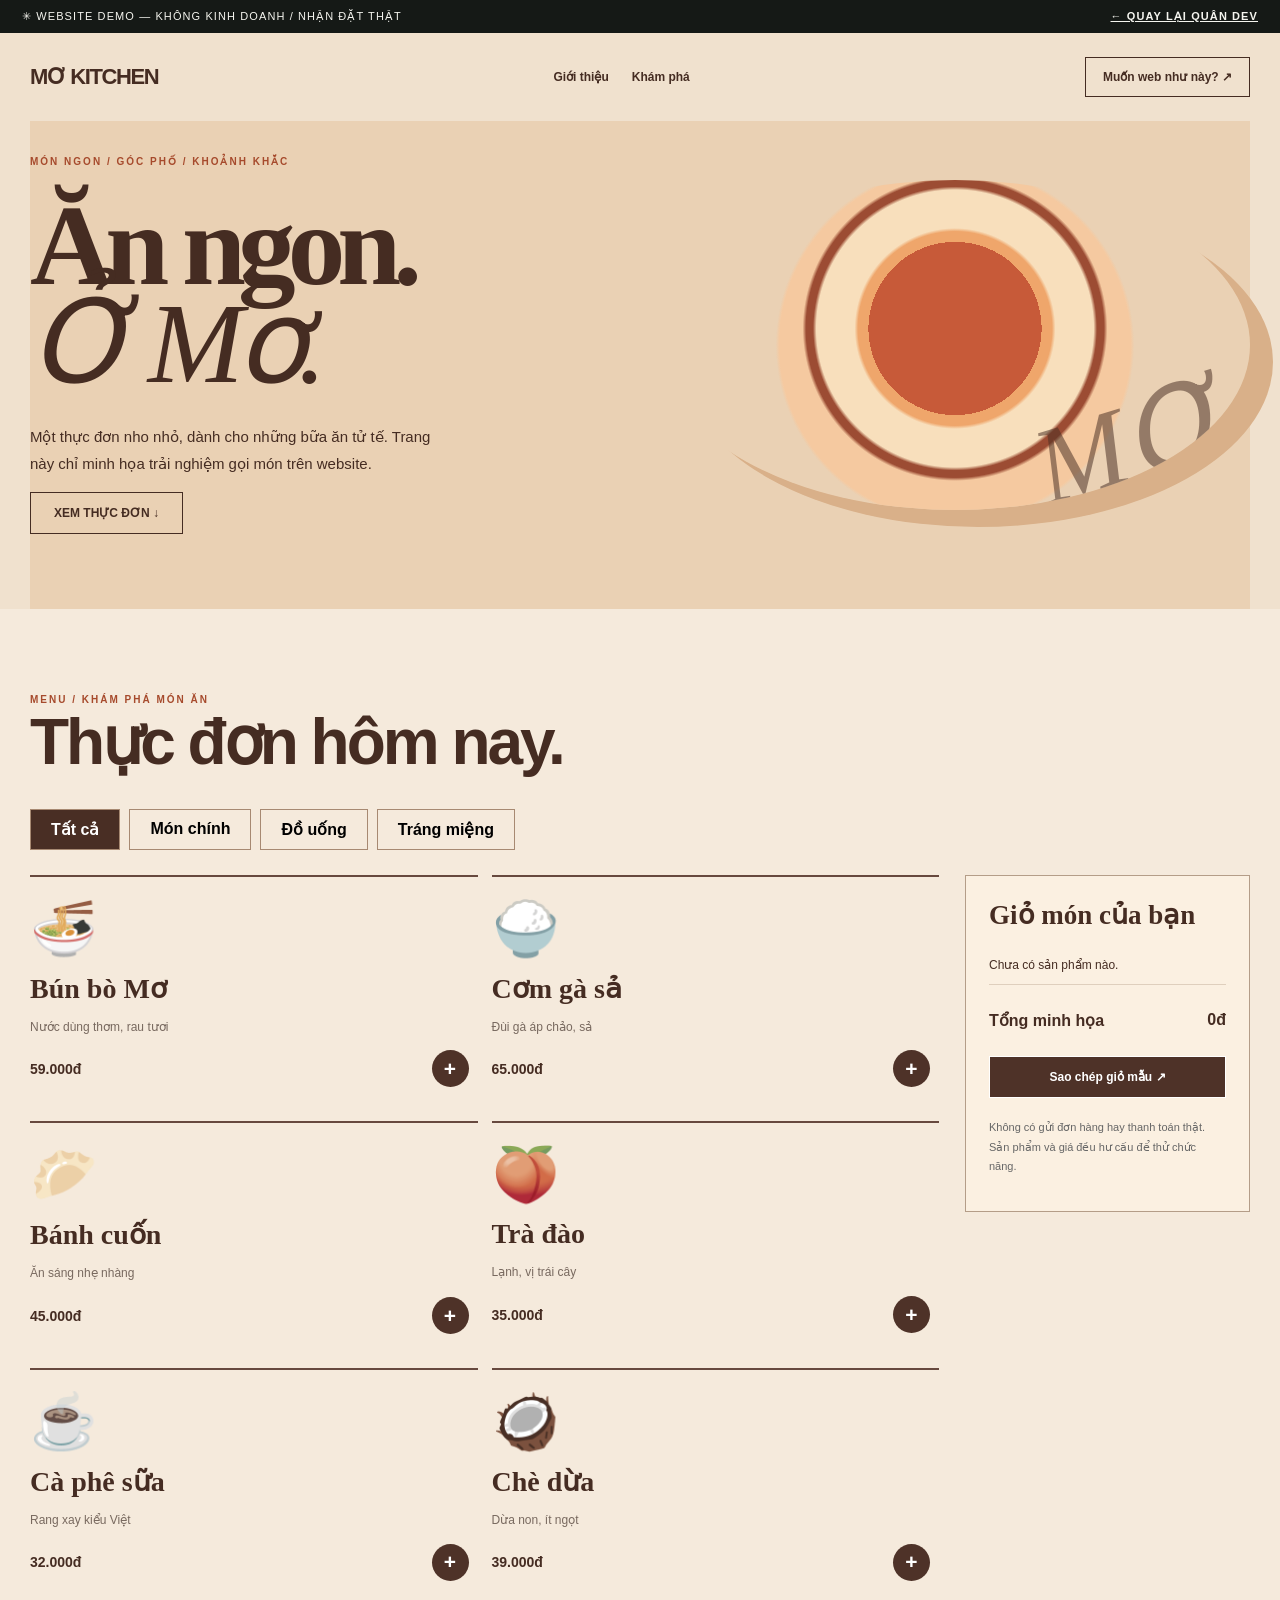
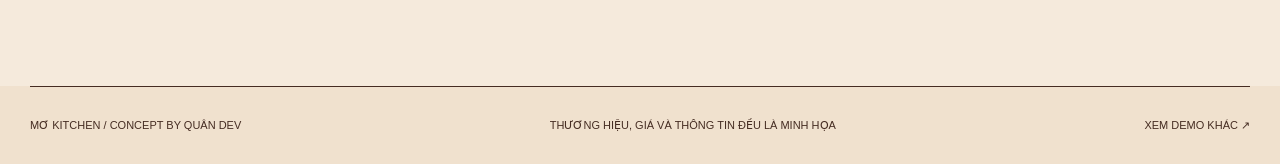
<file: demos/am-thuc/index.html>
<!doctype html><html lang="vi"><head><meta charset="utf-8"><meta name="viewport" content="width=device-width,initial-scale=1"><meta name="robots" content="noindex,follow"><meta name="theme-color" content="#ead1b4"><meta name="description" content="Demo website MƠ KITCHEN do Quân Dev thực hiện. Thương hiệu và dữ liệu dùng để minh họa, không phải kinh doanh thực."><title>MƠ KITCHEN — Website demo Quân Dev</title><link rel="icon" href="../../favicon.svg"><link rel="stylesheet" href="../demo.css"><script src="../demo.js" defer></script></head><body class="food" data-demo="food"><div class="demo-alert"><span>✳ WEBSITE DEMO — KHÔNG KINH DOANH / NHẬN ĐẶT THẬT</span><a href="../../index.html#demos">← QUAY LẠI QUÂN DEV</a></div><div class="demo-shell"><header class="demo-nav"><strong>MƠ KITCHEN</strong><nav><a href="#about">Giới thiệu</a><a href="#explore">Khám phá</a></nav><a class="nav-action" href="../../index.html#contact">Muốn web như này? ↗</a></header></div><section class="demo-shell demo-hero" id="about"><div><div class="demo-label">MÓN NGON / GÓC PHỐ / KHOẢNH KHẮC</div><h1>Ăn ngon.<br><em>Ở Mơ.</em></h1><p>Một thực đơn nho nhỏ, dành cho những bữa ăn tử tế. Trang này chỉ minh họa trải nghiệm gọi món trên website.</p><a class="demo-button" href="#explore">XEM THỰC ĐƠN ↓</a></div><div class="demo-hero-art" aria-label="Minh họa món ăn"></div></section><section class="demo-section" id="explore"><div class="demo-shell"><div class="demo-label">MENU / KHÁM PHÁ MÓN ĂN</div><h2>Thực đơn hôm nay.</h2><div class="food-categories" role="group" aria-label="Lọc món"><button data-filter="all" class="active">Tất cả</button><button data-filter="mon-chinh">Món chính</button><button data-filter="do-uong">Đồ uống</button><button data-filter="trang-mieng">Tráng miệng</button></div><div class="food-layout"><div class="food-menu" id="foodMenu"></div><aside class="food-cart"><h3>Giỏ món của bạn</h3><ul class="cart-list" id="cartList"></ul><div class="cart-total"><span>Tổng minh họa</span><strong id="cartTotal">0đ</strong></div><button class="demo-button" type="button" id="cartCopy">Sao chép giỏ mẫu ↗</button><p class="demo-note">Không có gửi đơn hàng hay thanh toán thật. Sản phẩm và giá đều hư cấu để thử chức năng.</p></aside></div></div></section><div class="demo-shell"><footer class="demo-footer"><span>MƠ KITCHEN / CONCEPT BY QUÂN DEV</span><span>THƯƠNG HIỆU, GIÁ VÀ THÔNG TIN ĐỀU LÀ MINH HỌA</span><a href="../../index.html#demos">XEM DEMO KHÁC ↗</a></footer></div><div id="demoToast" class="demo-toast" role="status" aria-live="polite"></div></body></html>
</file>
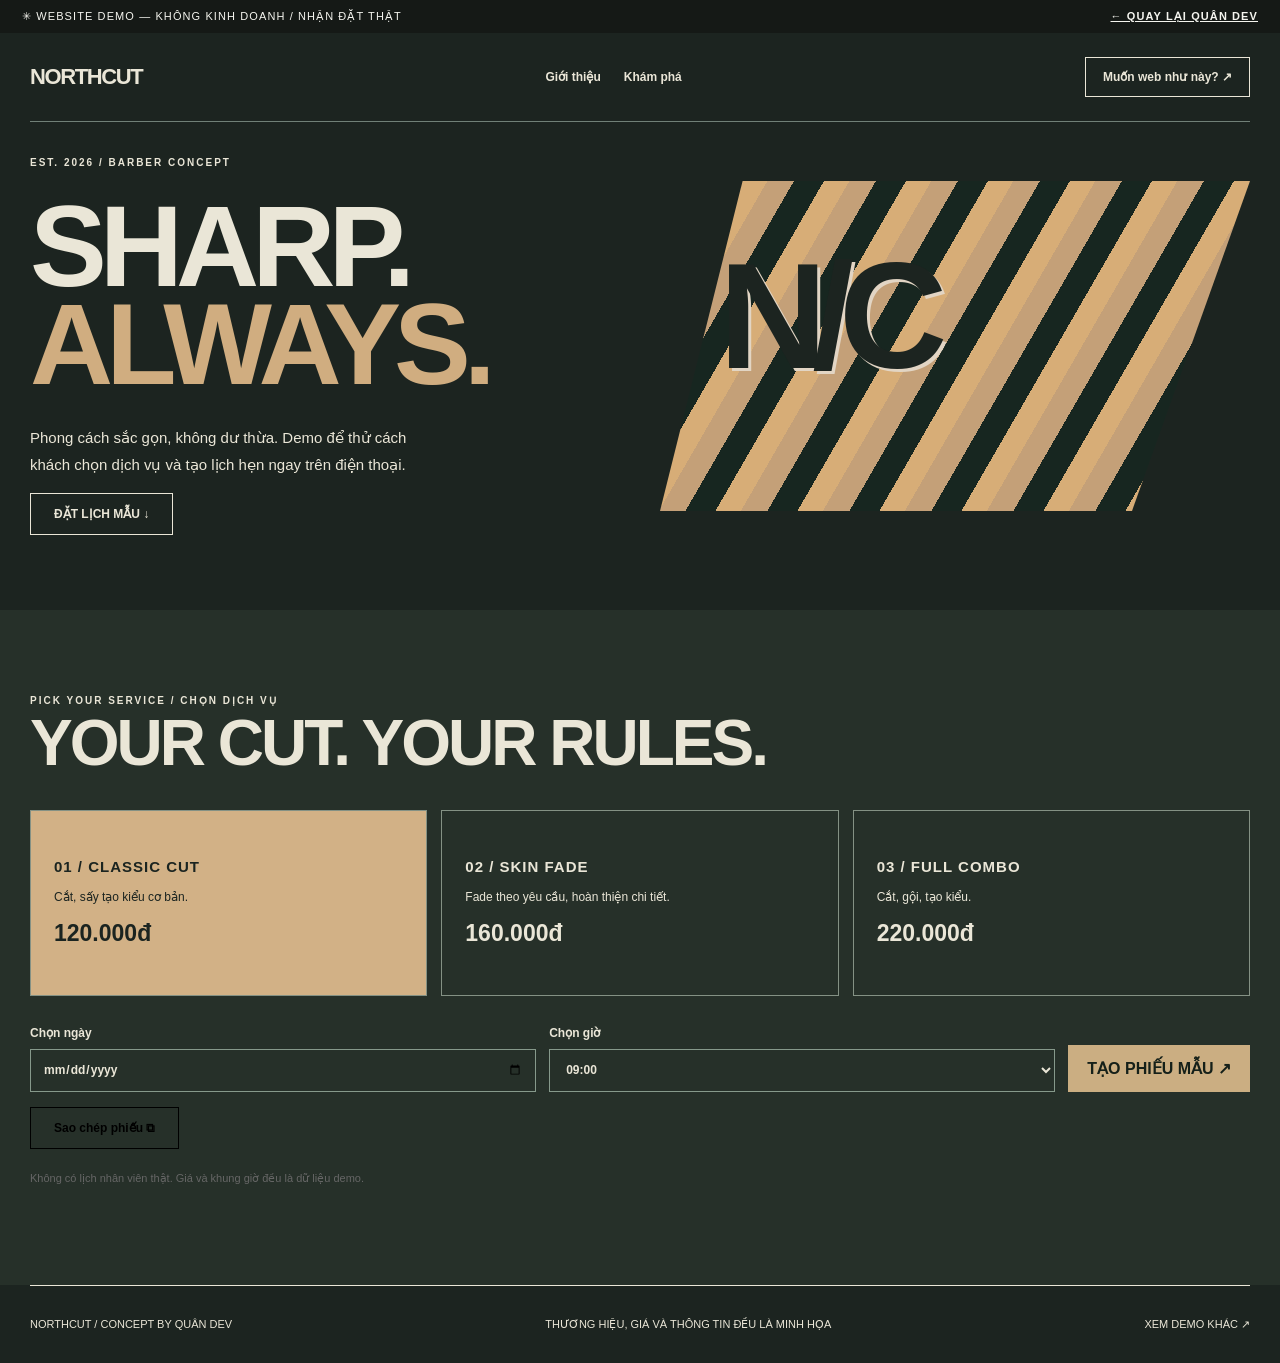
<file: demos/barber/index.html>
<!doctype html><html lang="vi"><head><meta charset="utf-8"><meta name="viewport" content="width=device-width,initial-scale=1"><meta name="robots" content="noindex,follow"><meta name="theme-color" content="#1c2420"><meta name="description" content="Demo website NORTHCUT do Quân Dev thực hiện. Thương hiệu và dữ liệu dùng để minh họa, không phải kinh doanh thực."><title>NORTHCUT — Website demo Quân Dev</title><link rel="icon" href="../../favicon.svg"><link rel="stylesheet" href="../demo.css"><script src="../demo.js" defer></script></head><body class="barber" data-demo="barber"><div class="demo-alert"><span>✳ WEBSITE DEMO — KHÔNG KINH DOANH / NHẬN ĐẶT THẬT</span><a href="../../index.html#demos">← QUAY LẠI QUÂN DEV</a></div><div class="demo-shell"><header class="demo-nav"><strong>NORTHCUT</strong><nav><a href="#about">Giới thiệu</a><a href="#explore">Khám phá</a></nav><a class="nav-action" href="../../index.html#contact">Muốn web như này? ↗</a></header></div><section class="demo-shell demo-hero" id="about"><div><div class="demo-label">EST. 2026 / BARBER CONCEPT</div><h1>SHARP.<br><span>ALWAYS.</span></h1><p>Phong cách sắc gọn, không dư thừa. Demo để thử cách khách chọn dịch vụ và tạo lịch hẹn ngay trên điện thoại.</p><a class="demo-button" href="#explore">ĐẶT LỊCH MẪU ↓</a></div><div class="demo-hero-art" aria-label="Minh họa đồ họa barbershop"></div></section><section class="demo-section" id="explore"><div class="demo-shell"><div class="demo-label">PICK YOUR SERVICE / CHỌN DỊCH VỤ</div><h2>YOUR CUT. YOUR RULES.</h2><div class="barber-services"><button type="button" class="barber-service active" data-service="basic"><b>01 / CLASSIC CUT</b><p>Cắt, sấy tạo kiểu cơ bản.</p><strong>120.000đ</strong></button><button type="button" class="barber-service" data-service="fade"><b>02 / SKIN FADE</b><p>Fade theo yêu cầu, hoàn thiện chi tiết.</p><strong>160.000đ</strong></button><button type="button" class="barber-service" data-service="combo"><b>03 / FULL COMBO</b><p>Cắt, gội, tạo kiểu.</p><strong>220.000đ</strong></button></div><form id="barberForm" class="barber-form"><label>Chọn ngày<input type="date" id="barberDate" required></label><label>Chọn giờ<select id="barberTime" required><option value="09:00">09:00</option><option value="11:00">11:00</option><option value="14:00">14:00</option><option value="16:00">16:00</option><option value="18:00">18:00</option></select></label><button type="submit">TẠO PHIẾU MẪU ↗</button></form><pre id="barberResult" class="demo-result" hidden></pre><button id="barberCopy" class="demo-button" type="button" style="margin-top:15px">Sao chép phiếu ⧉</button><p class="demo-note">Không có lịch nhân viên thật. Giá và khung giờ đều là dữ liệu demo.</p></div></section><div class="demo-shell"><footer class="demo-footer"><span>NORTHCUT / CONCEPT BY QUÂN DEV</span><span>THƯƠNG HIỆU, GIÁ VÀ THÔNG TIN ĐỀU LÀ MINH HỌA</span><a href="../../index.html#demos">XEM DEMO KHÁC ↗</a></footer></div><div id="demoToast" class="demo-toast" role="status" aria-live="polite"></div></body></html>
</file>
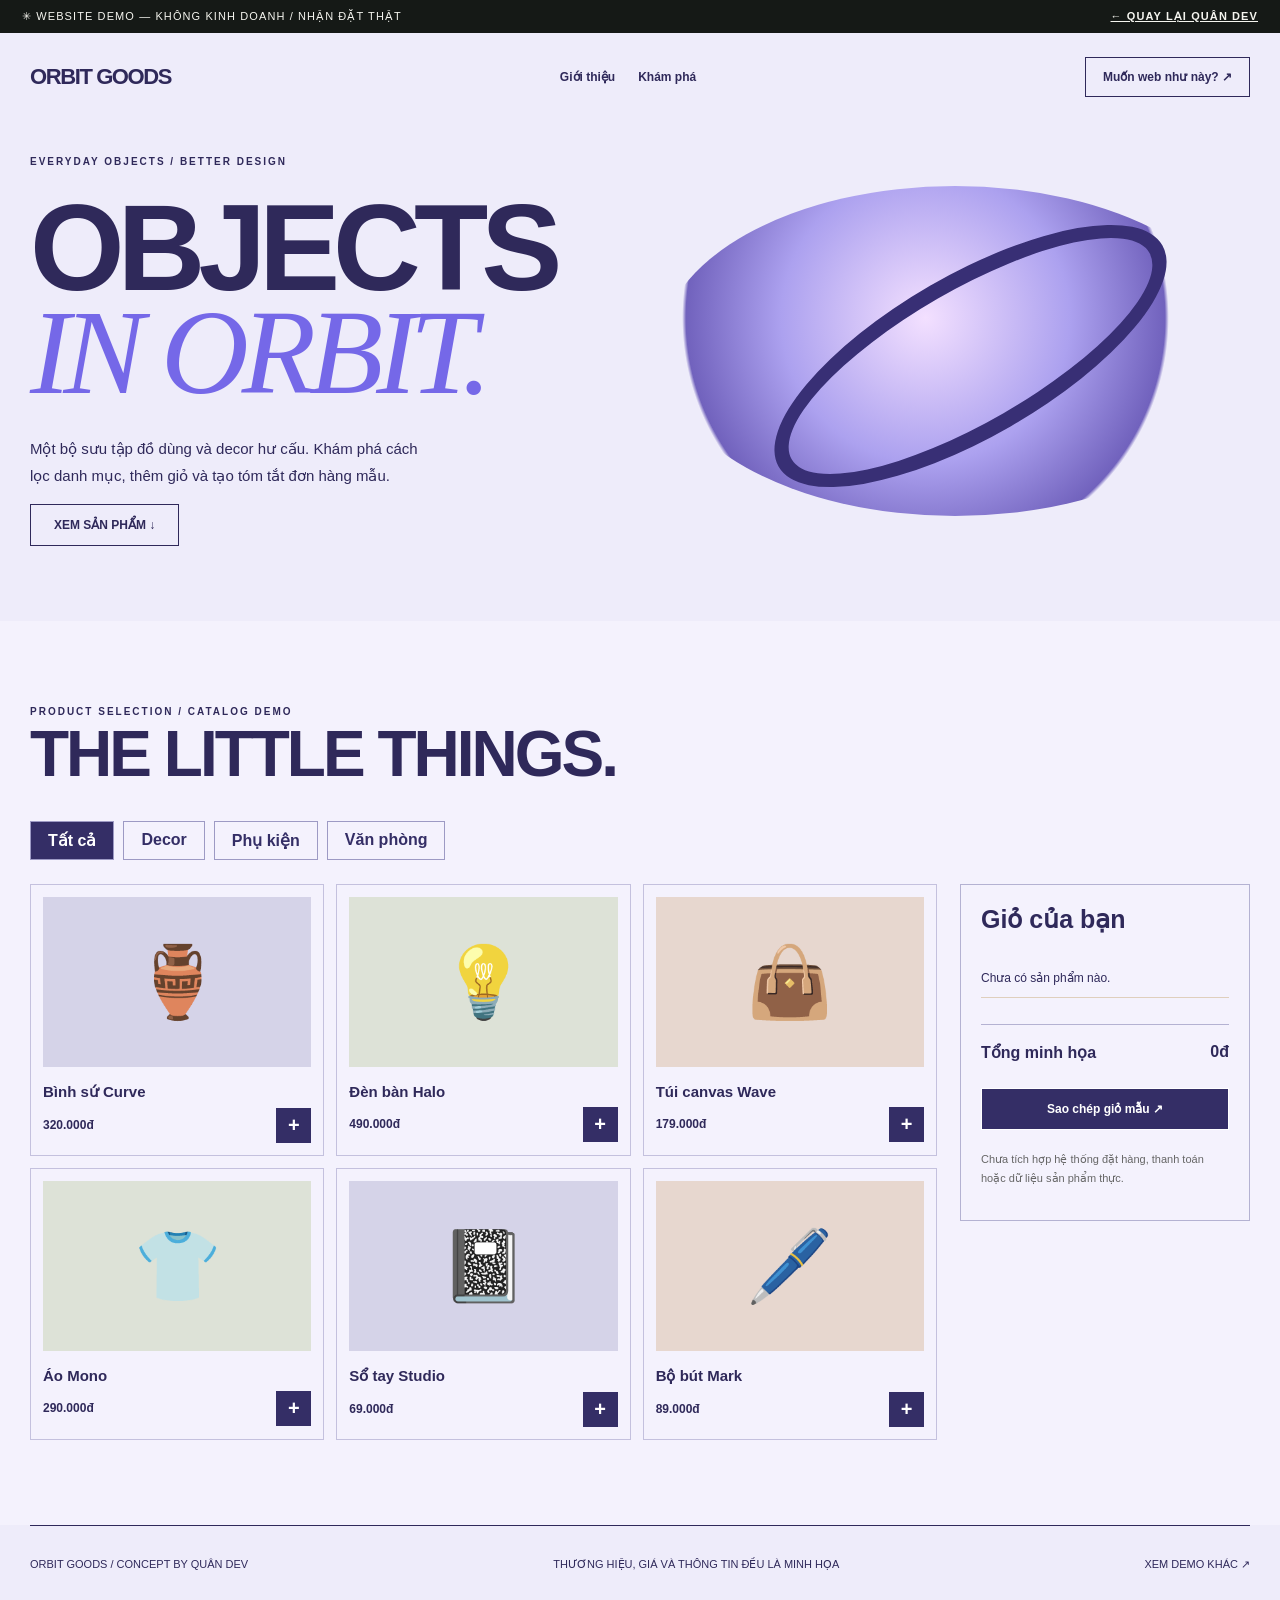
<file: demos/catalog/index.html>
<!doctype html><html lang="vi"><head><meta charset="utf-8"><meta name="viewport" content="width=device-width,initial-scale=1"><meta name="robots" content="noindex,follow"><meta name="theme-color" content="#eeecfa"><meta name="description" content="Demo website ORBIT GOODS do Quân Dev thực hiện. Thương hiệu và dữ liệu dùng để minh họa, không phải kinh doanh thực."><title>ORBIT GOODS — Website demo Quân Dev</title><link rel="icon" href="../../favicon.svg"><link rel="stylesheet" href="../demo.css"><script src="../demo.js" defer></script></head><body class="catalog" data-demo="catalog"><div class="demo-alert"><span>✳ WEBSITE DEMO — KHÔNG KINH DOANH / NHẬN ĐẶT THẬT</span><a href="../../index.html#demos">← QUAY LẠI QUÂN DEV</a></div><div class="demo-shell"><header class="demo-nav"><strong>ORBIT GOODS</strong><nav><a href="#about">Giới thiệu</a><a href="#explore">Khám phá</a></nav><a class="nav-action" href="../../index.html#contact">Muốn web như này? ↗</a></header></div><section class="demo-shell demo-hero" id="about"><div><div class="demo-label">EVERYDAY OBJECTS / BETTER DESIGN</div><h1>OBJECTS<br><em>IN ORBIT.</em></h1><p>Một bộ sưu tập đồ dùng và decor hư cấu. Khám phá cách lọc danh mục, thêm giỏ và tạo tóm tắt đơn hàng mẫu.</p><a class="demo-button" href="#explore">XEM SẢN PHẨM ↓</a></div><div class="demo-hero-art" aria-label="Minh họa hành tinh và vòng quỹ đạo"></div></section><section class="demo-section" id="explore"><div class="demo-shell"><div class="demo-label">PRODUCT SELECTION / CATALOG DEMO</div><h2>THE LITTLE THINGS.</h2><div class="catalog-filters" role="group" aria-label="Lọc sản phẩm"><button class="active" data-filter="all">Tất cả</button><button data-filter="decor">Decor</button><button data-filter="fashion">Phụ kiện</button><button data-filter="paper">Văn phòng</button></div><div class="catalog-layout"><div class="product-grid" id="productGrid"></div><aside class="shop-cart"><h3>Giỏ của bạn</h3><ul class="cart-list" id="cartList"></ul><div class="cart-total"><span>Tổng minh họa</span><strong id="cartTotal">0đ</strong></div><button class="demo-button" id="cartCopy" type="button">Sao chép giỏ mẫu ↗</button><p class="demo-note">Chưa tích hợp hệ thống đặt hàng, thanh toán hoặc dữ liệu sản phẩm thực.</p></aside></div></div></section><div class="demo-shell"><footer class="demo-footer"><span>ORBIT GOODS / CONCEPT BY QUÂN DEV</span><span>THƯƠNG HIỆU, GIÁ VÀ THÔNG TIN ĐỀU LÀ MINH HỌA</span><a href="../../index.html#demos">XEM DEMO KHÁC ↗</a></footer></div><div id="demoToast" class="demo-toast" role="status" aria-live="polite"></div></body></html>
</file>
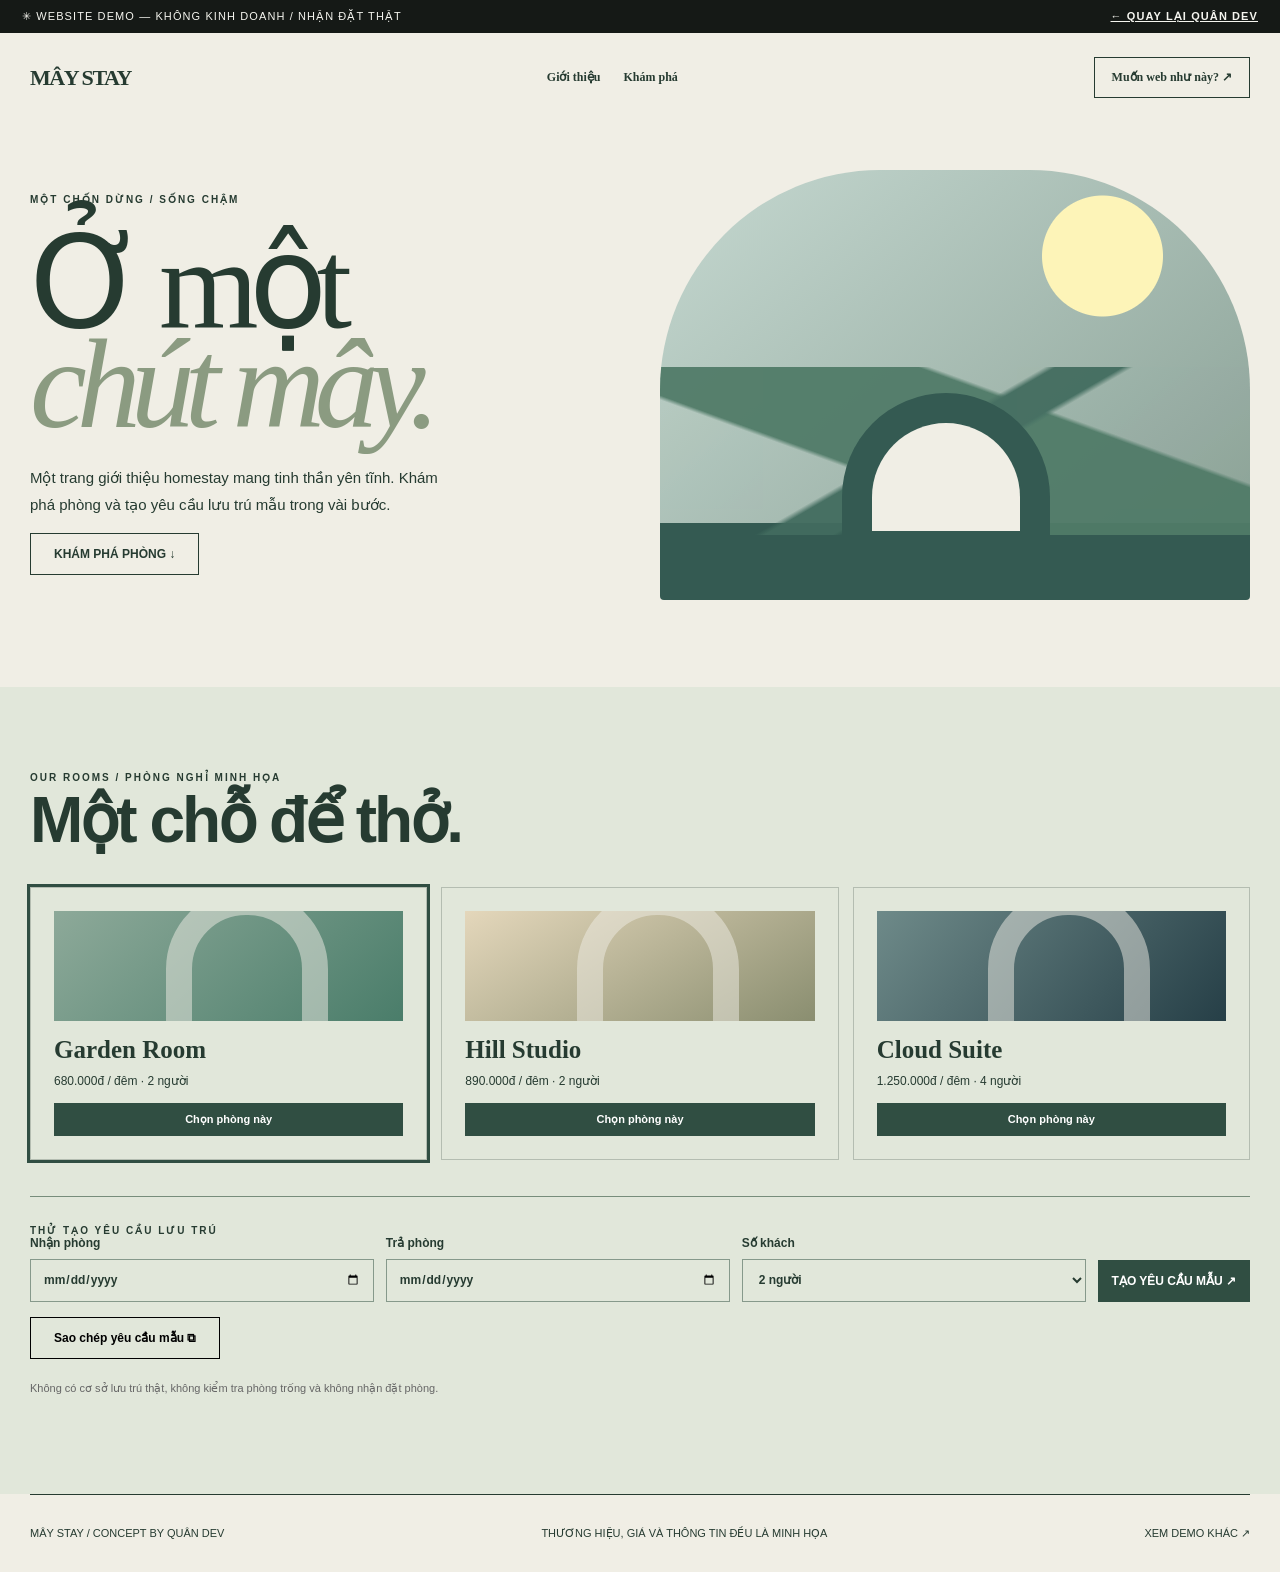
<file: demos/homestay/index.html>
<!doctype html><html lang="vi"><head><meta charset="utf-8"><meta name="viewport" content="width=device-width,initial-scale=1"><meta name="robots" content="noindex,follow"><meta name="theme-color" content="#f0eee5"><meta name="description" content="Demo website MÂY STAY do Quân Dev thực hiện. Thương hiệu và dữ liệu dùng để minh họa, không phải kinh doanh thực."><title>MÂY STAY — Website demo Quân Dev</title><link rel="icon" href="../../favicon.svg"><link rel="stylesheet" href="../demo.css"><script src="../demo.js" defer></script></head><body class="stay" data-demo="stay"><div class="demo-alert"><span>✳ WEBSITE DEMO — KHÔNG KINH DOANH / NHẬN ĐẶT THẬT</span><a href="../../index.html#demos">← QUAY LẠI QUÂN DEV</a></div><div class="demo-shell"><header class="demo-nav"><strong>MÂY STAY</strong><nav><a href="#about">Giới thiệu</a><a href="#explore">Khám phá</a></nav><a class="nav-action" href="../../index.html#contact">Muốn web như này? ↗</a></header></div><section class="demo-shell demo-hero" id="about"><div><div class="demo-label">MỘT CHỐN DỪNG / SỐNG CHẬM</div><h1>Ở một<br><em>chút mây.</em></h1><p>Một trang giới thiệu homestay mang tinh thần yên tĩnh. Khám phá phòng và tạo yêu cầu lưu trú mẫu trong vài bước.</p><a class="demo-button" href="#explore">KHÁM PHÁ PHÒNG ↓</a></div><div class="demo-hero-art" aria-label="Minh họa khu nghỉ dưỡng"></div></section><section class="demo-section" id="explore"><div class="demo-shell"><div class="demo-label">OUR ROOMS / PHÒNG NGHỈ MINH HỌA</div><h2>Một chỗ để thở.</h2><div class="room-grid"><article class="room-card selected" data-room="garden"><div class="room-art"></div><strong>Garden Room</strong><p>680.000đ / đêm · 2 người</p><button type="button">Chọn phòng này</button></article><article class="room-card" data-room="hill"><div class="room-art"></div><strong>Hill Studio</strong><p>890.000đ / đêm · 2 người</p><button type="button">Chọn phòng này</button></article><article class="room-card" data-room="suite"><div class="room-art"></div><strong>Cloud Suite</strong><p>1.250.000đ / đêm · 4 người</p><button type="button">Chọn phòng này</button></article></div><form id="stayForm" class="stay-form"><div class="demo-label">THỬ TẠO YÊU CẦU LƯU TRÚ</div><div class="stay-form-row"><label>Nhận phòng<input type="date" id="checkIn" required></label><label>Trả phòng<input type="date" id="checkOut" required></label><label>Số khách<select id="stayGuests"><option value="1">1 người</option><option value="2" selected>2 người</option><option value="3">3 người</option><option value="4">4 người</option></select></label><button type="submit">TẠO YÊU CẦU MẪU ↗</button></div></form><pre id="stayResult" class="demo-result" hidden></pre><button id="stayCopy" class="demo-button" type="button" style="margin-top:15px">Sao chép yêu cầu mẫu ⧉</button><p class="demo-note">Không có cơ sở lưu trú thật, không kiểm tra phòng trống và không nhận đặt phòng.</p></div></section><div class="demo-shell"><footer class="demo-footer"><span>MÂY STAY / CONCEPT BY QUÂN DEV</span><span>THƯƠNG HIỆU, GIÁ VÀ THÔNG TIN ĐỀU LÀ MINH HỌA</span><a href="../../index.html#demos">XEM DEMO KHÁC ↗</a></footer></div><div id="demoToast" class="demo-toast" role="status" aria-live="polite"></div></body></html>
</file>
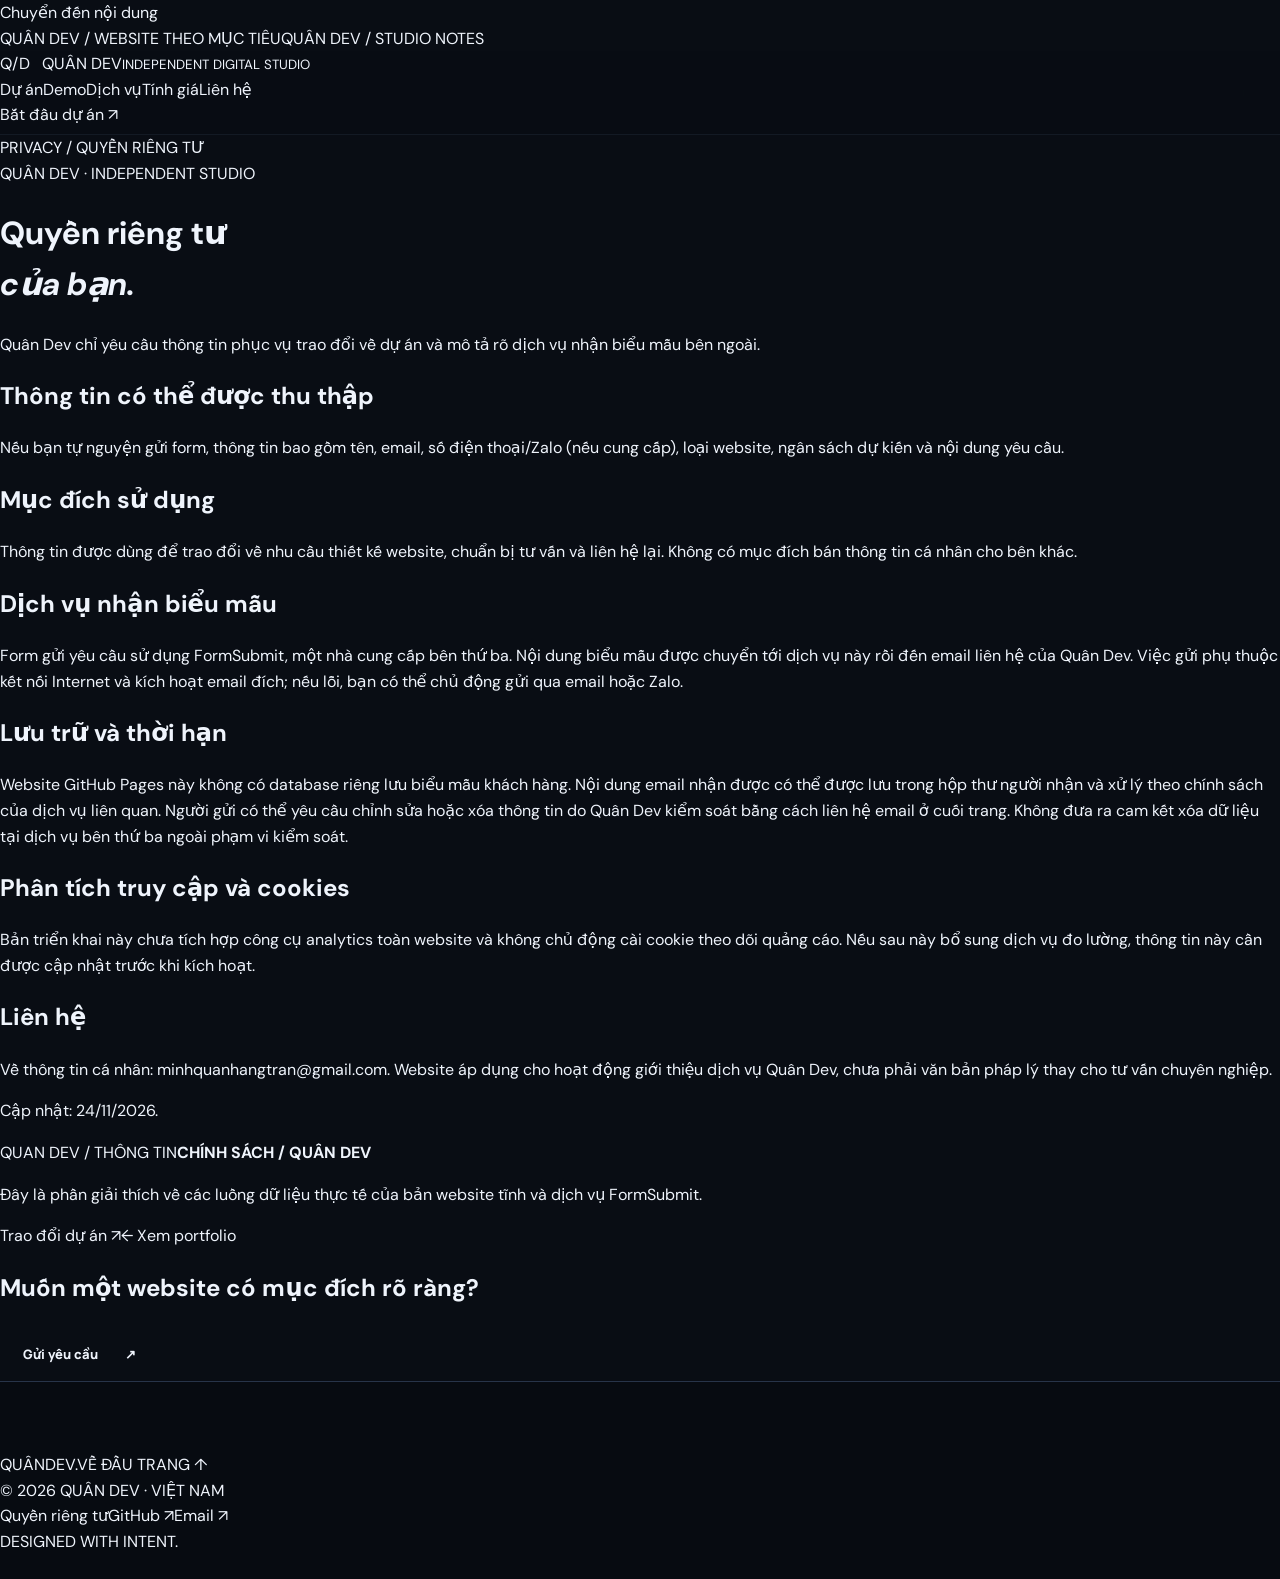
<file: privacy.html>
<!doctype html><html lang="vi"><head><meta charset="utf-8"><meta name="viewport" content="width=device-width,initial-scale=1"><meta name="theme-color" content="#f2f0e8"><meta name="description" content="Chính sách thông tin liên hệ, bên thứ ba và quyền riêng tư của website Quân Dev."><link rel="canonical" href="https://quan-dev-offiicial.github.io/QuanDev-official/privacy.html"><meta property="og:type" content="article"><meta property="og:locale" content="vi_VN"><meta property="og:title" content="Quyền riêng tư | Quân Dev"><meta property="og:description" content="Chính sách thông tin liên hệ, bên thứ ba và quyền riêng tư của website Quân Dev."><meta property="og:url" content="https://quan-dev-offiicial.github.io/QuanDev-official/privacy.html"><meta property="og:image" content="https://quan-dev-offiicial.github.io/QuanDev-official/assets/social-card.png"><title>Quyền riêng tư | Quân Dev</title><link rel="icon" href="./favicon.svg" type="image/svg+xml"><link rel="stylesheet" href="./styles.css"><script src="./inner.js" defer></script></head><body id="top"><a class="skip" href="#main">Chuyển đến nội dung</a><div class="announce"><div class="shell announce-in"><span><span class="live-pulse"></span> QUÂN DEV / WEBSITE THEO MỤC TIÊU</span><span>QUÂN DEV / STUDIO NOTES</span></div></div><header class="site-header"><div class="shell nav"><a class="brand" href="./index.html"><span class="brand-emblem">Q<span>/</span>D</span><span class="brand-small">QUÂN DEV<small>INDEPENDENT DIGITAL STUDIO</small></span></a><nav class="nav-links" id="navLinks" aria-label="Điều hướng chính"><a href="./index.html#work">Dự án</a><a href="./index.html#demos">Demo</a><a href="./index.html#services">Dịch vụ</a><a href="./index.html#estimate">Tính giá</a><a href="./index.html#contact">Liên hệ</a></nav><a class="nav-cta" href="./index.html#contact">Bắt đầu dự án ↗</a><button class="nav-toggle" id="navToggle" aria-controls="navLinks" aria-expanded="false" aria-label="Mở menu"><span></span><span></span></button></div></header><main id="main"><div class="inner-hero"><div class="shell"><div class="section-kicker">PRIVACY / QUYỀN RIÊNG TƯ</div><div class="tagline">QUÂN DEV · INDEPENDENT STUDIO</div><h1>Quyền riêng tư<br><em>của bạn.</em></h1><p>Quân Dev chỉ yêu cầu thông tin phục vụ trao đổi về dự án và mô tả rõ dịch vụ nhận biểu mẫu bên ngoài.</p></div></div><section class="inner-body"><div class="shell inner-grid"><article class="prose"><h2>Thông tin có thể được thu thập</h2><p>Nếu bạn tự nguyện gửi form, thông tin bao gồm tên, email, số điện thoại/Zalo (nếu cung cấp), loại website, ngân sách dự kiến và nội dung yêu cầu.</p><h2>Mục đích sử dụng</h2><p>Thông tin được dùng để trao đổi về nhu cầu thiết kế website, chuẩn bị tư vấn và liên hệ lại. Không có mục đích bán thông tin cá nhân cho bên khác.</p><h2>Dịch vụ nhận biểu mẫu</h2><p>Form gửi yêu cầu sử dụng FormSubmit, một nhà cung cấp bên thứ ba. Nội dung biểu mẫu được chuyển tới dịch vụ này rồi đến email liên hệ của Quân Dev. Việc gửi phụ thuộc kết nối Internet và kích hoạt email đích; nếu lỗi, bạn có thể chủ động gửi qua email hoặc Zalo.</p><h2>Lưu trữ và thời hạn</h2><p>Website GitHub Pages này không có database riêng lưu biểu mẫu khách hàng. Nội dung email nhận được có thể được lưu trong hộp thư người nhận và xử lý theo chính sách của dịch vụ liên quan. Người gửi có thể yêu cầu chỉnh sửa hoặc xóa thông tin do Quân Dev kiểm soát bằng cách liên hệ email ở cuối trang. Không đưa ra cam kết xóa dữ liệu tại dịch vụ bên thứ ba ngoài phạm vi kiểm soát.</p><h2>Phân tích truy cập và cookies</h2><p>Bản triển khai này chưa tích hợp công cụ analytics toàn website và không chủ động cài cookie theo dõi quảng cáo. Nếu sau này bổ sung dịch vụ đo lường, thông tin này cần được cập nhật trước khi kích hoạt.</p><h2>Liên hệ</h2><p>Về thông tin cá nhân: <a href="mailto:minhquanhangtran@gmail.com">minhquanhangtran@gmail.com</a>. Website áp dụng cho hoạt động giới thiệu dịch vụ Quân Dev, chưa phải văn bản pháp lý thay cho tư vấn chuyên nghiệp.</p><p>Cập nhật: 24/11/2026.</p></article><aside class="inner-aside"><span>QUAN DEV / THÔNG TIN</span><strong>CHÍNH SÁCH / QUÂN DEV</strong><p>Đây là phần giải thích về các luồng dữ liệu thực tế của bản website tĩnh và dịch vụ FormSubmit.</p><a href="./index.html#contact">Trao đổi dự án ↗</a><a href="./index.html#work">← Xem portfolio</a></aside></div></section><div class="cta-banner"><div class="shell"><h2>Muốn một website có mục đích rõ ràng?</h2><a class="btn btn-ink" href="./index.html#contact">Gửi yêu cầu <span>↗</span></a></div></div></main><footer class="footer"><div class="shell"><div class="footer-top"><a class="footer-wordmark" href="./index.html">QUÂN<span>DEV.</span></a><a class="back-top" href="#top">VỀ ĐẦU TRANG ↑</a></div><div class="footer-bottom"><span>© 2026 QUÂN DEV · VIỆT NAM</span><div><a href="./privacy.html">Quyền riêng tư</a><a href="https://github.com/quan-dev-offiicial/QuanDev-official" target="_blank" rel="noopener noreferrer">GitHub ↗</a><a href="mailto:minhquanhangtran@gmail.com">Email ↗</a></div><span>DESIGNED WITH INTENT.</span></div></div></footer></body></html>
</file>
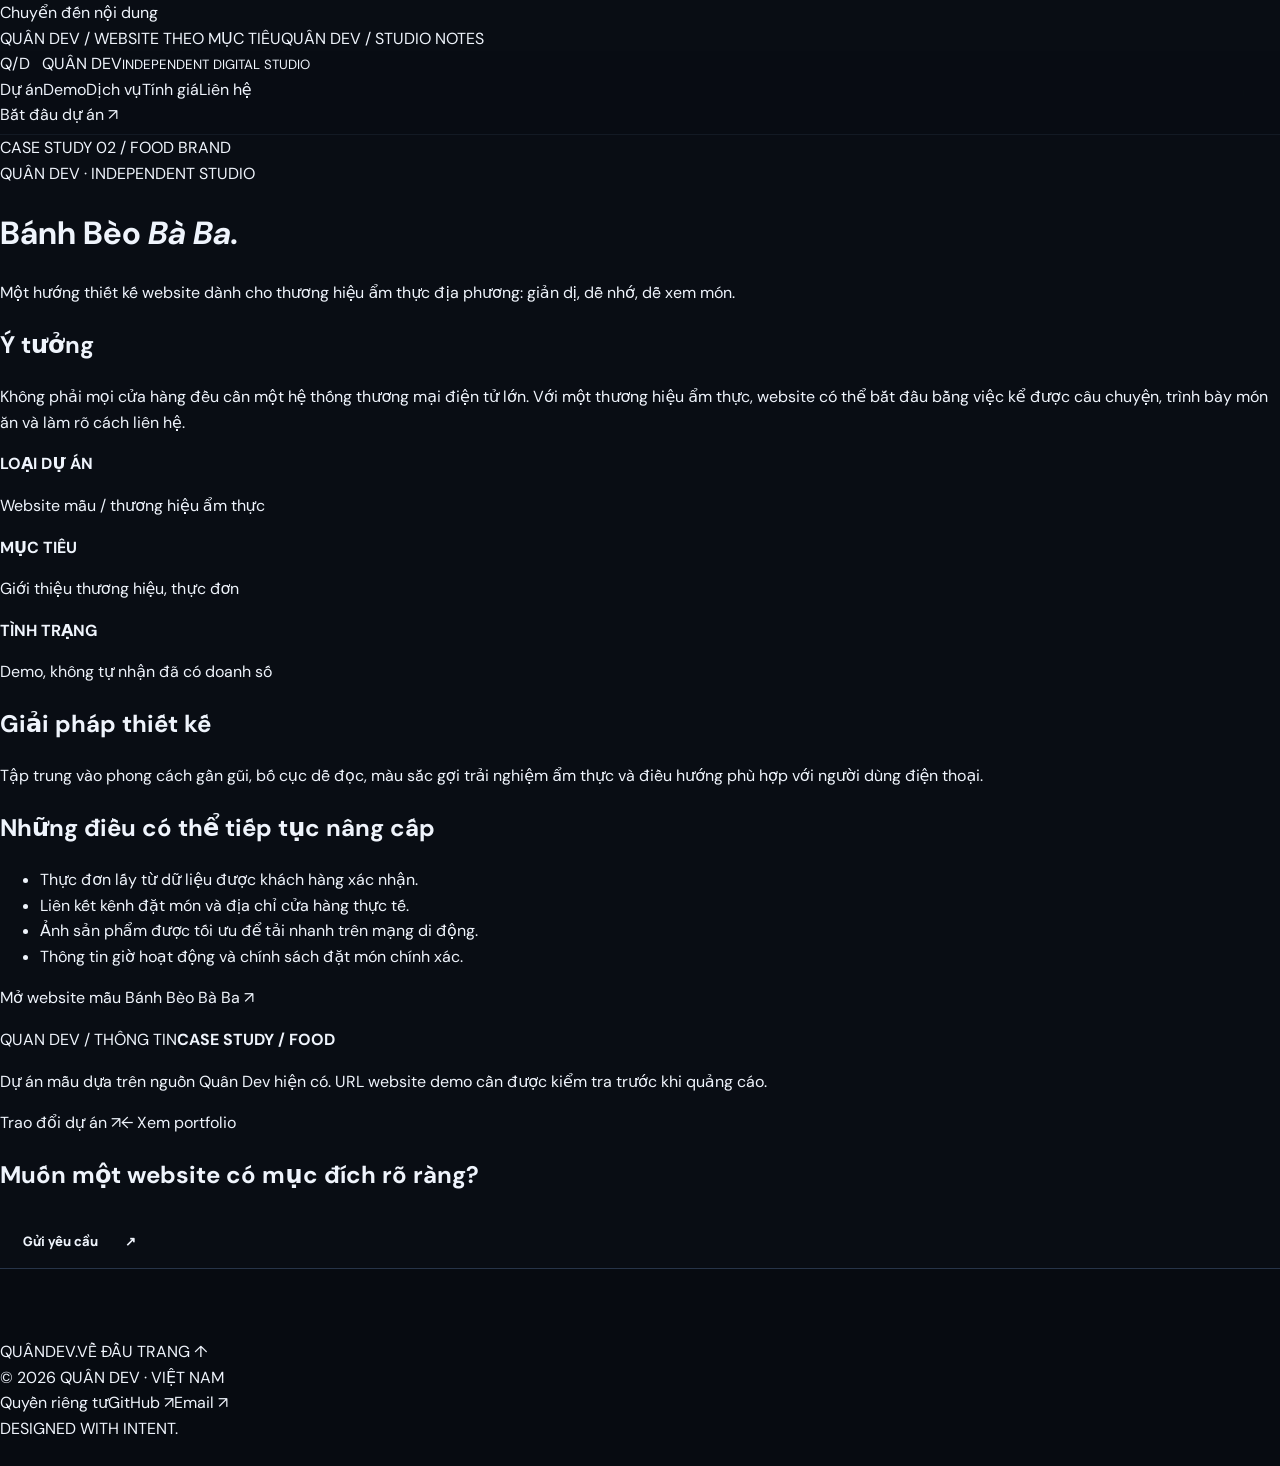
<file: cases/banh-beo-ba-ba.html>
<!doctype html><html lang="vi"><head><meta charset="utf-8"><meta name="viewport" content="width=device-width,initial-scale=1"><meta name="theme-color" content="#f2f0e8"><meta name="description" content="Website mẫu ẩm thực Bánh Bèo Bà Ba, nhấn mạnh câu chuyện thương hiệu, thực đơn và cách liên hệ."><link rel="canonical" href="https://quan-dev-offiicial.github.io/QuanDev-official/cases/banh-beo-ba-ba.html"><meta property="og:type" content="article"><meta property="og:locale" content="vi_VN"><meta property="og:title" content="Bánh Bèo Bà Ba — Case study | Quân Dev"><meta property="og:description" content="Website mẫu ẩm thực Bánh Bèo Bà Ba, nhấn mạnh câu chuyện thương hiệu, thực đơn và cách liên hệ."><meta property="og:url" content="https://quan-dev-offiicial.github.io/QuanDev-official/cases/banh-beo-ba-ba.html"><meta property="og:image" content="https://quan-dev-offiicial.github.io/QuanDev-official/assets/social-card.png"><title>Bánh Bèo Bà Ba — Case study | Quân Dev</title><link rel="icon" href="../favicon.svg" type="image/svg+xml"><link rel="stylesheet" href="../styles.css"><script src="../inner.js" defer></script></head><body id="top"><a class="skip" href="#main">Chuyển đến nội dung</a><div class="announce"><div class="shell announce-in"><span><span class="live-pulse"></span> QUÂN DEV / WEBSITE THEO MỤC TIÊU</span><span>QUÂN DEV / STUDIO NOTES</span></div></div><header class="site-header"><div class="shell nav"><a class="brand" href="../index.html"><span class="brand-emblem">Q<span>/</span>D</span><span class="brand-small">QUÂN DEV<small>INDEPENDENT DIGITAL STUDIO</small></span></a><nav class="nav-links" id="navLinks" aria-label="Điều hướng chính"><a href="../index.html#work">Dự án</a><a href="../index.html#demos">Demo</a><a href="../index.html#services">Dịch vụ</a><a href="../index.html#estimate">Tính giá</a><a href="../index.html#contact">Liên hệ</a></nav><a class="nav-cta" href="../index.html#contact">Bắt đầu dự án ↗</a><button class="nav-toggle" id="navToggle" aria-controls="navLinks" aria-expanded="false" aria-label="Mở menu"><span></span><span></span></button></div></header><main id="main"><div class="inner-hero"><div class="shell"><div class="section-kicker">CASE STUDY 02 / FOOD BRAND</div><div class="tagline">QUÂN DEV · INDEPENDENT STUDIO</div><h1>Bánh Bèo <em>Bà Ba.</em></h1><p>Một hướng thiết kế website dành cho thương hiệu ẩm thực địa phương: giản dị, dễ nhớ, dễ xem món.</p></div></div><section class="inner-body"><div class="shell inner-grid"><article class="prose"><h2>Ý tưởng</h2><p>Không phải mọi cửa hàng đều cần một hệ thống thương mại điện tử lớn. Với một thương hiệu ẩm thực, website có thể bắt đầu bằng việc kể được câu chuyện, trình bày món ăn và làm rõ cách liên hệ.</p><div class="case-list"><div><b>LOẠI DỰ ÁN</b><p>Website mẫu / thương hiệu ẩm thực</p></div><div><b>MỤC TIÊU</b><p>Giới thiệu thương hiệu, thực đơn</p></div><div><b>TÌNH TRẠNG</b><p>Demo, không tự nhận đã có doanh số</p></div></div><h2>Giải pháp thiết kế</h2><p>Tập trung vào phong cách gần gũi, bố cục dễ đọc, màu sắc gợi trải nghiệm ẩm thực và điều hướng phù hợp với người dùng điện thoại.</p><h2>Những điều có thể tiếp tục nâng cấp</h2><ul><li>Thực đơn lấy từ dữ liệu được khách hàng xác nhận.</li><li>Liên kết kênh đặt món và địa chỉ cửa hàng thực tế.</li><li>Ảnh sản phẩm được tối ưu để tải nhanh trên mạng di động.</li><li>Thông tin giờ hoạt động và chính sách đặt món chính xác.</li></ul><p><a href="https://banhbeobaba.github.io/banh-beo-ba-ba-v1/" target="_blank" rel="noopener noreferrer">Mở website mẫu Bánh Bèo Bà Ba ↗</a></p></article><aside class="inner-aside"><span>QUAN DEV / THÔNG TIN</span><strong>CASE STUDY / FOOD</strong><p>Dự án mẫu dựa trên nguồn Quân Dev hiện có. URL website demo cần được kiểm tra trước khi quảng cáo.</p><a href="../index.html#contact">Trao đổi dự án ↗</a><a href="../index.html#work">← Xem portfolio</a></aside></div></section><div class="cta-banner"><div class="shell"><h2>Muốn một website có mục đích rõ ràng?</h2><a class="btn btn-ink" href="../index.html#contact">Gửi yêu cầu <span>↗</span></a></div></div></main><footer class="footer"><div class="shell"><div class="footer-top"><a class="footer-wordmark" href="../index.html">QUÂN<span>DEV.</span></a><a class="back-top" href="#top">VỀ ĐẦU TRANG ↑</a></div><div class="footer-bottom"><span>© 2026 QUÂN DEV · VIỆT NAM</span><div><a href="../privacy.html">Quyền riêng tư</a><a href="https://github.com/quan-dev-offiicial/QuanDev-official" target="_blank" rel="noopener noreferrer">GitHub ↗</a><a href="mailto:minhquanhangtran@gmail.com">Email ↗</a></div><span>DESIGNED WITH INTENT.</span></div></div></footer></body></html>
</file>
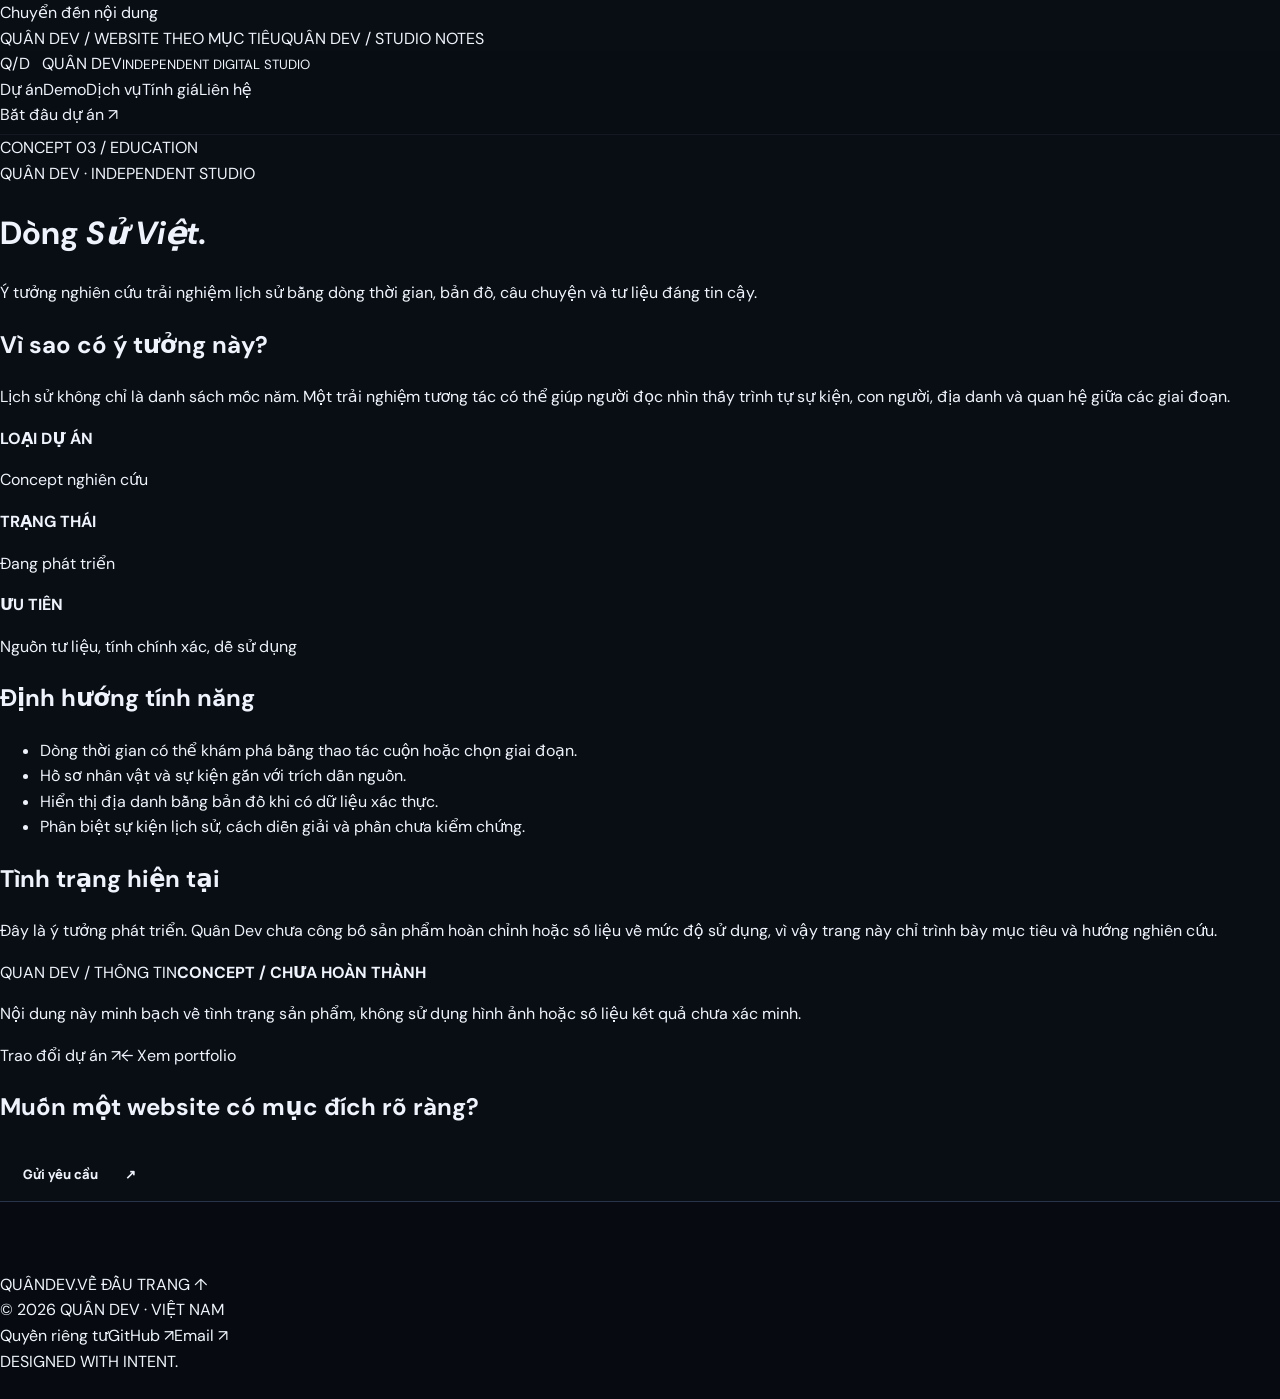
<file: cases/dong-su-viet.html>
<!doctype html><html lang="vi"><head><meta charset="utf-8"><meta name="viewport" content="width=device-width,initial-scale=1"><meta name="theme-color" content="#f2f0e8"><meta name="description" content="Concept học lịch sử Việt Nam qua dòng thời gian và những tương tác trực quan. Đang phát triển."><link rel="canonical" href="https://quan-dev-offiicial.github.io/QuanDev-official/cases/dong-su-viet.html"><meta property="og:type" content="article"><meta property="og:locale" content="vi_VN"><meta property="og:title" content="Dòng Sử Việt — Concept | Quân Dev"><meta property="og:description" content="Concept học lịch sử Việt Nam qua dòng thời gian và những tương tác trực quan. Đang phát triển."><meta property="og:url" content="https://quan-dev-offiicial.github.io/QuanDev-official/cases/dong-su-viet.html"><meta property="og:image" content="https://quan-dev-offiicial.github.io/QuanDev-official/assets/social-card.png"><title>Dòng Sử Việt — Concept | Quân Dev</title><link rel="icon" href="../favicon.svg" type="image/svg+xml"><link rel="stylesheet" href="../styles.css"><script src="../inner.js" defer></script></head><body id="top"><a class="skip" href="#main">Chuyển đến nội dung</a><div class="announce"><div class="shell announce-in"><span><span class="live-pulse"></span> QUÂN DEV / WEBSITE THEO MỤC TIÊU</span><span>QUÂN DEV / STUDIO NOTES</span></div></div><header class="site-header"><div class="shell nav"><a class="brand" href="../index.html"><span class="brand-emblem">Q<span>/</span>D</span><span class="brand-small">QUÂN DEV<small>INDEPENDENT DIGITAL STUDIO</small></span></a><nav class="nav-links" id="navLinks" aria-label="Điều hướng chính"><a href="../index.html#work">Dự án</a><a href="../index.html#demos">Demo</a><a href="../index.html#services">Dịch vụ</a><a href="../index.html#estimate">Tính giá</a><a href="../index.html#contact">Liên hệ</a></nav><a class="nav-cta" href="../index.html#contact">Bắt đầu dự án ↗</a><button class="nav-toggle" id="navToggle" aria-controls="navLinks" aria-expanded="false" aria-label="Mở menu"><span></span><span></span></button></div></header><main id="main"><div class="inner-hero"><div class="shell"><div class="section-kicker">CONCEPT 03 / EDUCATION</div><div class="tagline">QUÂN DEV · INDEPENDENT STUDIO</div><h1>Dòng <em>Sử Việt.</em></h1><p>Ý tưởng nghiên cứu trải nghiệm lịch sử bằng dòng thời gian, bản đồ, câu chuyện và tư liệu đáng tin cậy.</p></div></div><section class="inner-body"><div class="shell inner-grid"><article class="prose"><h2>Vì sao có ý tưởng này?</h2><p>Lịch sử không chỉ là danh sách mốc năm. Một trải nghiệm tương tác có thể giúp người đọc nhìn thấy trình tự sự kiện, con người, địa danh và quan hệ giữa các giai đoạn.</p><div class="case-list"><div><b>LOẠI DỰ ÁN</b><p>Concept nghiên cứu</p></div><div><b>TRẠNG THÁI</b><p>Đang phát triển</p></div><div><b>ƯU TIÊN</b><p>Nguồn tư liệu, tính chính xác, dễ sử dụng</p></div></div><h2>Định hướng tính năng</h2><ul><li>Dòng thời gian có thể khám phá bằng thao tác cuộn hoặc chọn giai đoạn.</li><li>Hồ sơ nhân vật và sự kiện gắn với trích dẫn nguồn.</li><li>Hiển thị địa danh bằng bản đồ khi có dữ liệu xác thực.</li><li>Phân biệt sự kiện lịch sử, cách diễn giải và phần chưa kiểm chứng.</li></ul><h2>Tình trạng hiện tại</h2><p>Đây là ý tưởng phát triển. Quân Dev chưa công bố sản phẩm hoàn chỉnh hoặc số liệu về mức độ sử dụng, vì vậy trang này chỉ trình bày mục tiêu và hướng nghiên cứu.</p></article><aside class="inner-aside"><span>QUAN DEV / THÔNG TIN</span><strong>CONCEPT / CHƯA HOÀN THÀNH</strong><p>Nội dung này minh bạch về tình trạng sản phẩm, không sử dụng hình ảnh hoặc số liệu kết quả chưa xác minh.</p><a href="../index.html#contact">Trao đổi dự án ↗</a><a href="../index.html#work">← Xem portfolio</a></aside></div></section><div class="cta-banner"><div class="shell"><h2>Muốn một website có mục đích rõ ràng?</h2><a class="btn btn-ink" href="../index.html#contact">Gửi yêu cầu <span>↗</span></a></div></div></main><footer class="footer"><div class="shell"><div class="footer-top"><a class="footer-wordmark" href="../index.html">QUÂN<span>DEV.</span></a><a class="back-top" href="#top">VỀ ĐẦU TRANG ↑</a></div><div class="footer-bottom"><span>© 2026 QUÂN DEV · VIỆT NAM</span><div><a href="../privacy.html">Quyền riêng tư</a><a href="https://github.com/quan-dev-offiicial/QuanDev-official" target="_blank" rel="noopener noreferrer">GitHub ↗</a><a href="mailto:minhquanhangtran@gmail.com">Email ↗</a></div><span>DESIGNED WITH INTENT.</span></div></div></footer></body></html>
</file>
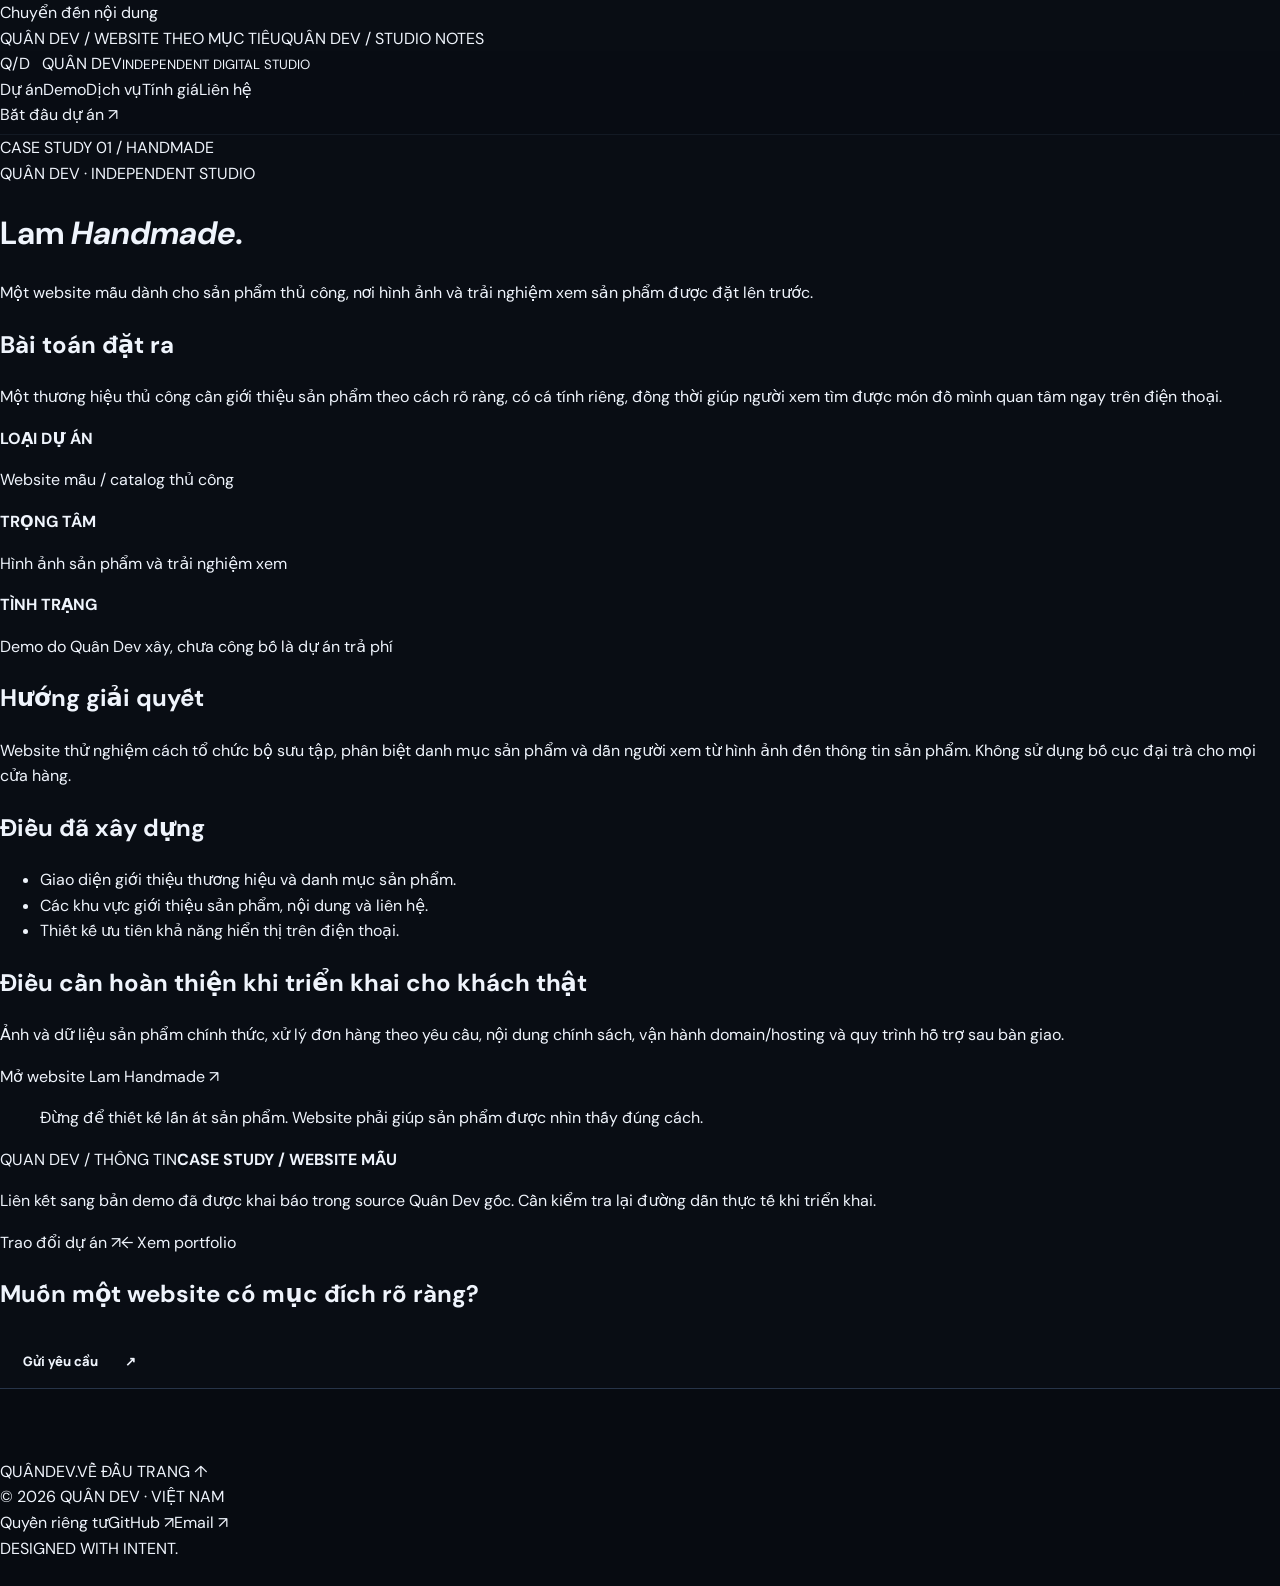
<file: cases/lam-handmade.html>
<!doctype html><html lang="vi"><head><meta charset="utf-8"><meta name="viewport" content="width=device-width,initial-scale=1"><meta name="theme-color" content="#f2f0e8"><meta name="description" content="Website mẫu Quân Dev dành cho sản phẩm thủ công: ý tưởng, cấu trúc catalog và trải nghiệm sản phẩm."><link rel="canonical" href="https://quan-dev-offiicial.github.io/QuanDev-official/cases/lam-handmade.html"><meta property="og:type" content="article"><meta property="og:locale" content="vi_VN"><meta property="og:title" content="Lam Handmade — Case study | Quân Dev"><meta property="og:description" content="Website mẫu Quân Dev dành cho sản phẩm thủ công: ý tưởng, cấu trúc catalog và trải nghiệm sản phẩm."><meta property="og:url" content="https://quan-dev-offiicial.github.io/QuanDev-official/cases/lam-handmade.html"><meta property="og:image" content="https://quan-dev-offiicial.github.io/QuanDev-official/assets/social-card.png"><title>Lam Handmade — Case study | Quân Dev</title><link rel="icon" href="../favicon.svg" type="image/svg+xml"><link rel="stylesheet" href="../styles.css"><script src="../inner.js" defer></script></head><body id="top"><a class="skip" href="#main">Chuyển đến nội dung</a><div class="announce"><div class="shell announce-in"><span><span class="live-pulse"></span> QUÂN DEV / WEBSITE THEO MỤC TIÊU</span><span>QUÂN DEV / STUDIO NOTES</span></div></div><header class="site-header"><div class="shell nav"><a class="brand" href="../index.html"><span class="brand-emblem">Q<span>/</span>D</span><span class="brand-small">QUÂN DEV<small>INDEPENDENT DIGITAL STUDIO</small></span></a><nav class="nav-links" id="navLinks" aria-label="Điều hướng chính"><a href="../index.html#work">Dự án</a><a href="../index.html#demos">Demo</a><a href="../index.html#services">Dịch vụ</a><a href="../index.html#estimate">Tính giá</a><a href="../index.html#contact">Liên hệ</a></nav><a class="nav-cta" href="../index.html#contact">Bắt đầu dự án ↗</a><button class="nav-toggle" id="navToggle" aria-controls="navLinks" aria-expanded="false" aria-label="Mở menu"><span></span><span></span></button></div></header><main id="main"><div class="inner-hero"><div class="shell"><div class="section-kicker">CASE STUDY 01 / HANDMADE</div><div class="tagline">QUÂN DEV · INDEPENDENT STUDIO</div><h1>Lam <em>Handmade.</em></h1><p>Một website mẫu dành cho sản phẩm thủ công, nơi hình ảnh và trải nghiệm xem sản phẩm được đặt lên trước.</p></div></div><section class="inner-body"><div class="shell inner-grid"><article class="prose"><h2>Bài toán đặt ra</h2><p>Một thương hiệu thủ công cần giới thiệu sản phẩm theo cách rõ ràng, có cá tính riêng, đồng thời giúp người xem tìm được món đồ mình quan tâm ngay trên điện thoại.</p><div class="case-list"><div><b>LOẠI DỰ ÁN</b><p>Website mẫu / catalog thủ công</p></div><div><b>TRỌNG TÂM</b><p>Hình ảnh sản phẩm và trải nghiệm xem</p></div><div><b>TÌNH TRẠNG</b><p>Demo do Quân Dev xây, chưa công bố là dự án trả phí</p></div></div><h2>Hướng giải quyết</h2><p>Website thử nghiệm cách tổ chức bộ sưu tập, phân biệt danh mục sản phẩm và dẫn người xem từ hình ảnh đến thông tin sản phẩm. Không sử dụng bố cục đại trà cho mọi cửa hàng.</p><h2>Điều đã xây dựng</h2><ul><li>Giao diện giới thiệu thương hiệu và danh mục sản phẩm.</li><li>Các khu vực giới thiệu sản phẩm, nội dung và liên hệ.</li><li>Thiết kế ưu tiên khả năng hiển thị trên điện thoại.</li></ul><h2>Điều cần hoàn thiện khi triển khai cho khách thật</h2><p>Ảnh và dữ liệu sản phẩm chính thức, xử lý đơn hàng theo yêu cầu, nội dung chính sách, vận hành domain/hosting và quy trình hỗ trợ sau bàn giao.</p><p><a href="https://quan-dev-offiicial.github.io/Lam_Handmade/" target="_blank" rel="noopener noreferrer">Mở website Lam Handmade ↗</a></p><blockquote>Đừng để thiết kế lấn át sản phẩm. Website phải giúp sản phẩm được nhìn thấy đúng cách.</blockquote></article><aside class="inner-aside"><span>QUAN DEV / THÔNG TIN</span><strong>CASE STUDY / WEBSITE MẪU</strong><p>Liên kết sang bản demo đã được khai báo trong source Quân Dev gốc. Cần kiểm tra lại đường dẫn thực tế khi triển khai.</p><a href="../index.html#contact">Trao đổi dự án ↗</a><a href="../index.html#work">← Xem portfolio</a></aside></div></section><div class="cta-banner"><div class="shell"><h2>Muốn một website có mục đích rõ ràng?</h2><a class="btn btn-ink" href="../index.html#contact">Gửi yêu cầu <span>↗</span></a></div></div></main><footer class="footer"><div class="shell"><div class="footer-top"><a class="footer-wordmark" href="../index.html">QUÂN<span>DEV.</span></a><a class="back-top" href="#top">VỀ ĐẦU TRANG ↑</a></div><div class="footer-bottom"><span>© 2026 QUÂN DEV · VIỆT NAM</span><div><a href="../privacy.html">Quyền riêng tư</a><a href="https://github.com/quan-dev-offiicial/QuanDev-official" target="_blank" rel="noopener noreferrer">GitHub ↗</a><a href="mailto:minhquanhangtran@gmail.com">Email ↗</a></div><span>DESIGNED WITH INTENT.</span></div></div></footer></body></html>
</file>
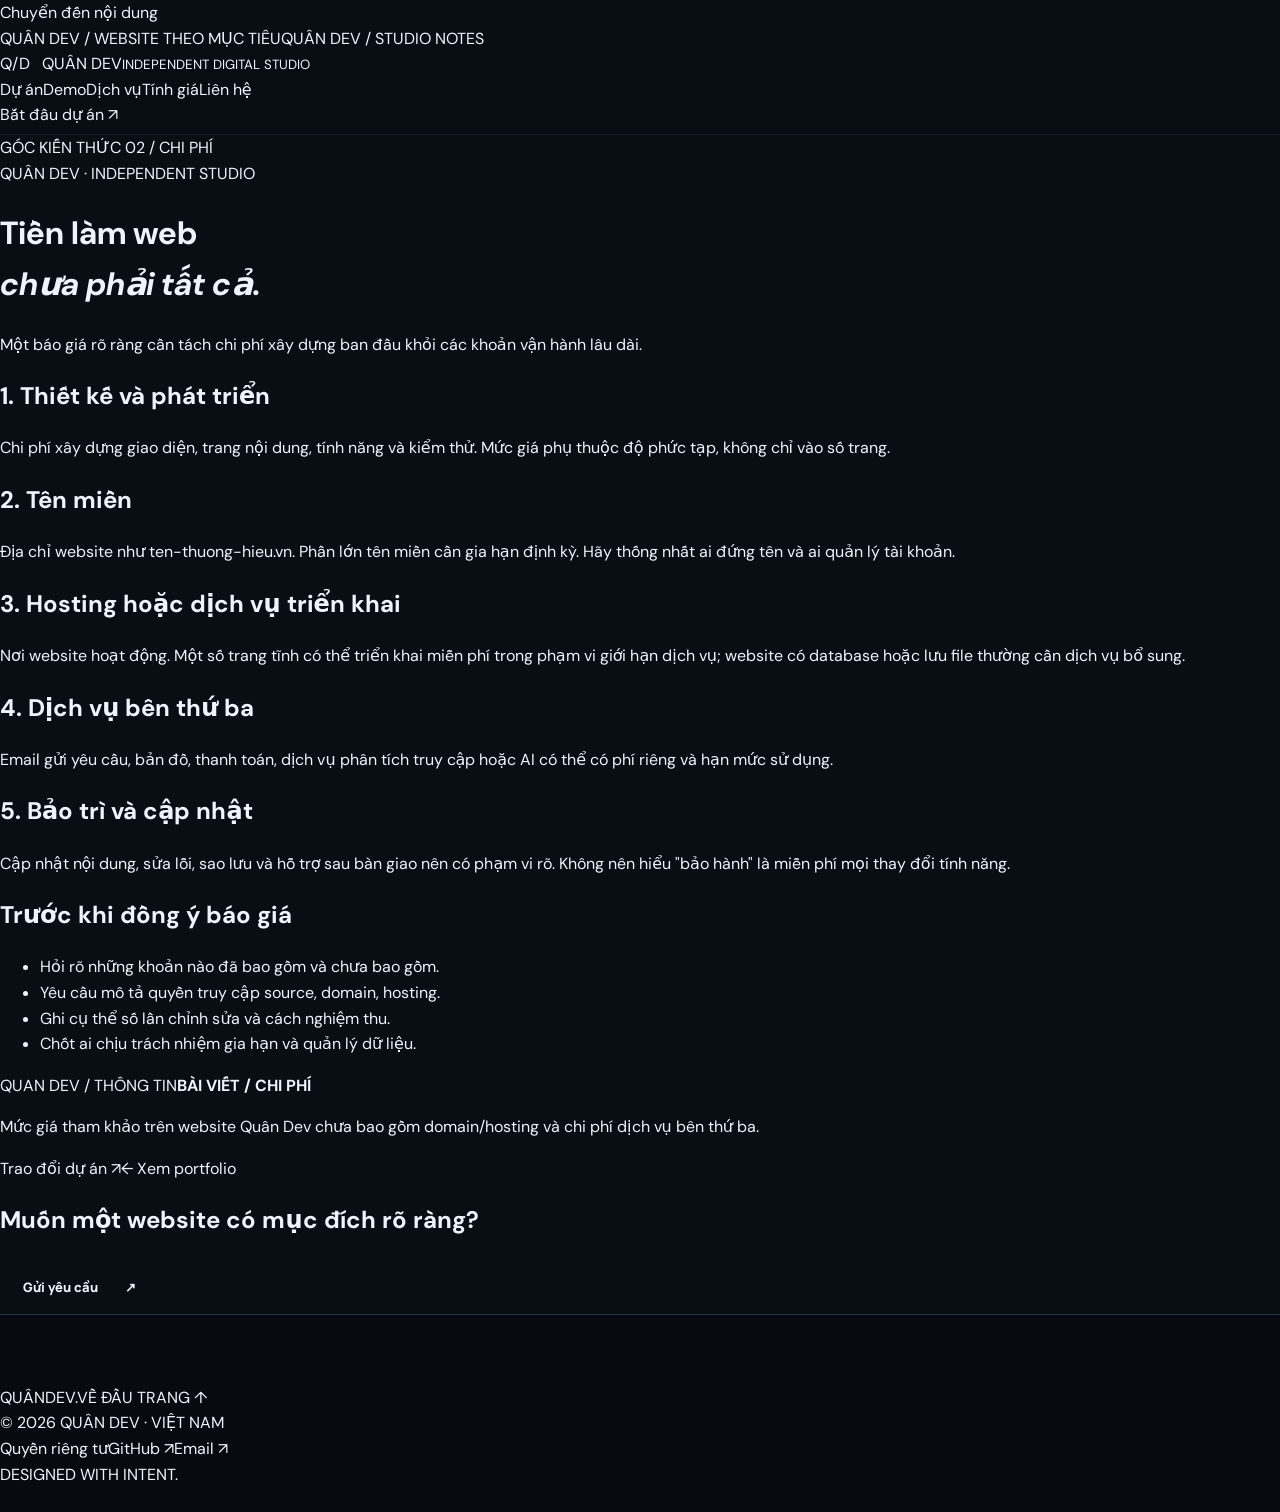
<file: journal/chi-phi-website.html>
<!doctype html><html lang="vi"><head><meta charset="utf-8"><meta name="viewport" content="width=device-width,initial-scale=1"><meta name="theme-color" content="#f2f0e8"><meta name="description" content="Phân biệt chi phí thiết kế web, tên miền, hosting, bảo trì và dịch vụ thứ ba trước khi ký hợp đồng."><link rel="canonical" href="https://quan-dev-offiicial.github.io/QuanDev-official/journal/chi-phi-website.html"><meta property="og:type" content="article"><meta property="og:locale" content="vi_VN"><meta property="og:title" content="Làm website cần những khoản phí nào? | Quân Dev"><meta property="og:description" content="Phân biệt chi phí thiết kế web, tên miền, hosting, bảo trì và dịch vụ thứ ba trước khi ký hợp đồng."><meta property="og:url" content="https://quan-dev-offiicial.github.io/QuanDev-official/journal/chi-phi-website.html"><meta property="og:image" content="https://quan-dev-offiicial.github.io/QuanDev-official/assets/social-card.png"><title>Làm website cần những khoản phí nào? | Quân Dev</title><link rel="icon" href="../favicon.svg" type="image/svg+xml"><link rel="stylesheet" href="../styles.css"><script src="../inner.js" defer></script></head><body id="top"><a class="skip" href="#main">Chuyển đến nội dung</a><div class="announce"><div class="shell announce-in"><span><span class="live-pulse"></span> QUÂN DEV / WEBSITE THEO MỤC TIÊU</span><span>QUÂN DEV / STUDIO NOTES</span></div></div><header class="site-header"><div class="shell nav"><a class="brand" href="../index.html"><span class="brand-emblem">Q<span>/</span>D</span><span class="brand-small">QUÂN DEV<small>INDEPENDENT DIGITAL STUDIO</small></span></a><nav class="nav-links" id="navLinks" aria-label="Điều hướng chính"><a href="../index.html#work">Dự án</a><a href="../index.html#demos">Demo</a><a href="../index.html#services">Dịch vụ</a><a href="../index.html#estimate">Tính giá</a><a href="../index.html#contact">Liên hệ</a></nav><a class="nav-cta" href="../index.html#contact">Bắt đầu dự án ↗</a><button class="nav-toggle" id="navToggle" aria-controls="navLinks" aria-expanded="false" aria-label="Mở menu"><span></span><span></span></button></div></header><main id="main"><div class="inner-hero"><div class="shell"><div class="section-kicker">GÓC KIẾN THỨC 02 / CHI PHÍ</div><div class="tagline">QUÂN DEV · INDEPENDENT STUDIO</div><h1>Tiền làm web<br><em>chưa phải tất cả.</em></h1><p>Một báo giá rõ ràng cần tách chi phí xây dựng ban đầu khỏi các khoản vận hành lâu dài.</p></div></div><section class="inner-body"><div class="shell inner-grid"><article class="prose"><h2>1. Thiết kế và phát triển</h2><p>Chi phí xây dựng giao diện, trang nội dung, tính năng và kiểm thử. Mức giá phụ thuộc độ phức tạp, không chỉ vào số trang.</p><h2>2. Tên miền</h2><p>Địa chỉ website như ten-thuong-hieu.vn. Phần lớn tên miền cần gia hạn định kỳ. Hãy thống nhất ai đứng tên và ai quản lý tài khoản.</p><h2>3. Hosting hoặc dịch vụ triển khai</h2><p>Nơi website hoạt động. Một số trang tĩnh có thể triển khai miễn phí trong phạm vi giới hạn dịch vụ; website có database hoặc lưu file thường cần dịch vụ bổ sung.</p><h2>4. Dịch vụ bên thứ ba</h2><p>Email gửi yêu cầu, bản đồ, thanh toán, dịch vụ phân tích truy cập hoặc AI có thể có phí riêng và hạn mức sử dụng.</p><h2>5. Bảo trì và cập nhật</h2><p>Cập nhật nội dung, sửa lỗi, sao lưu và hỗ trợ sau bàn giao nên có phạm vi rõ. Không nên hiểu "bảo hành" là miễn phí mọi thay đổi tính năng.</p><h2>Trước khi đồng ý báo giá</h2><ul><li>Hỏi rõ những khoản nào đã bao gồm và chưa bao gồm.</li><li>Yêu cầu mô tả quyền truy cập source, domain, hosting.</li><li>Ghi cụ thể số lần chỉnh sửa và cách nghiệm thu.</li><li>Chốt ai chịu trách nhiệm gia hạn và quản lý dữ liệu.</li></ul></article><aside class="inner-aside"><span>QUAN DEV / THÔNG TIN</span><strong>BÀI VIẾT / CHI PHÍ</strong><p>Mức giá tham khảo trên website Quân Dev chưa bao gồm domain/hosting và chi phí dịch vụ bên thứ ba.</p><a href="../index.html#contact">Trao đổi dự án ↗</a><a href="../index.html#work">← Xem portfolio</a></aside></div></section><div class="cta-banner"><div class="shell"><h2>Muốn một website có mục đích rõ ràng?</h2><a class="btn btn-ink" href="../index.html#contact">Gửi yêu cầu <span>↗</span></a></div></div></main><footer class="footer"><div class="shell"><div class="footer-top"><a class="footer-wordmark" href="../index.html">QUÂN<span>DEV.</span></a><a class="back-top" href="#top">VỀ ĐẦU TRANG ↑</a></div><div class="footer-bottom"><span>© 2026 QUÂN DEV · VIỆT NAM</span><div><a href="../privacy.html">Quyền riêng tư</a><a href="https://github.com/quan-dev-offiicial/QuanDev-official" target="_blank" rel="noopener noreferrer">GitHub ↗</a><a href="mailto:minhquanhangtran@gmail.com">Email ↗</a></div><span>DESIGNED WITH INTENT.</span></div></div></footer></body></html>
</file>
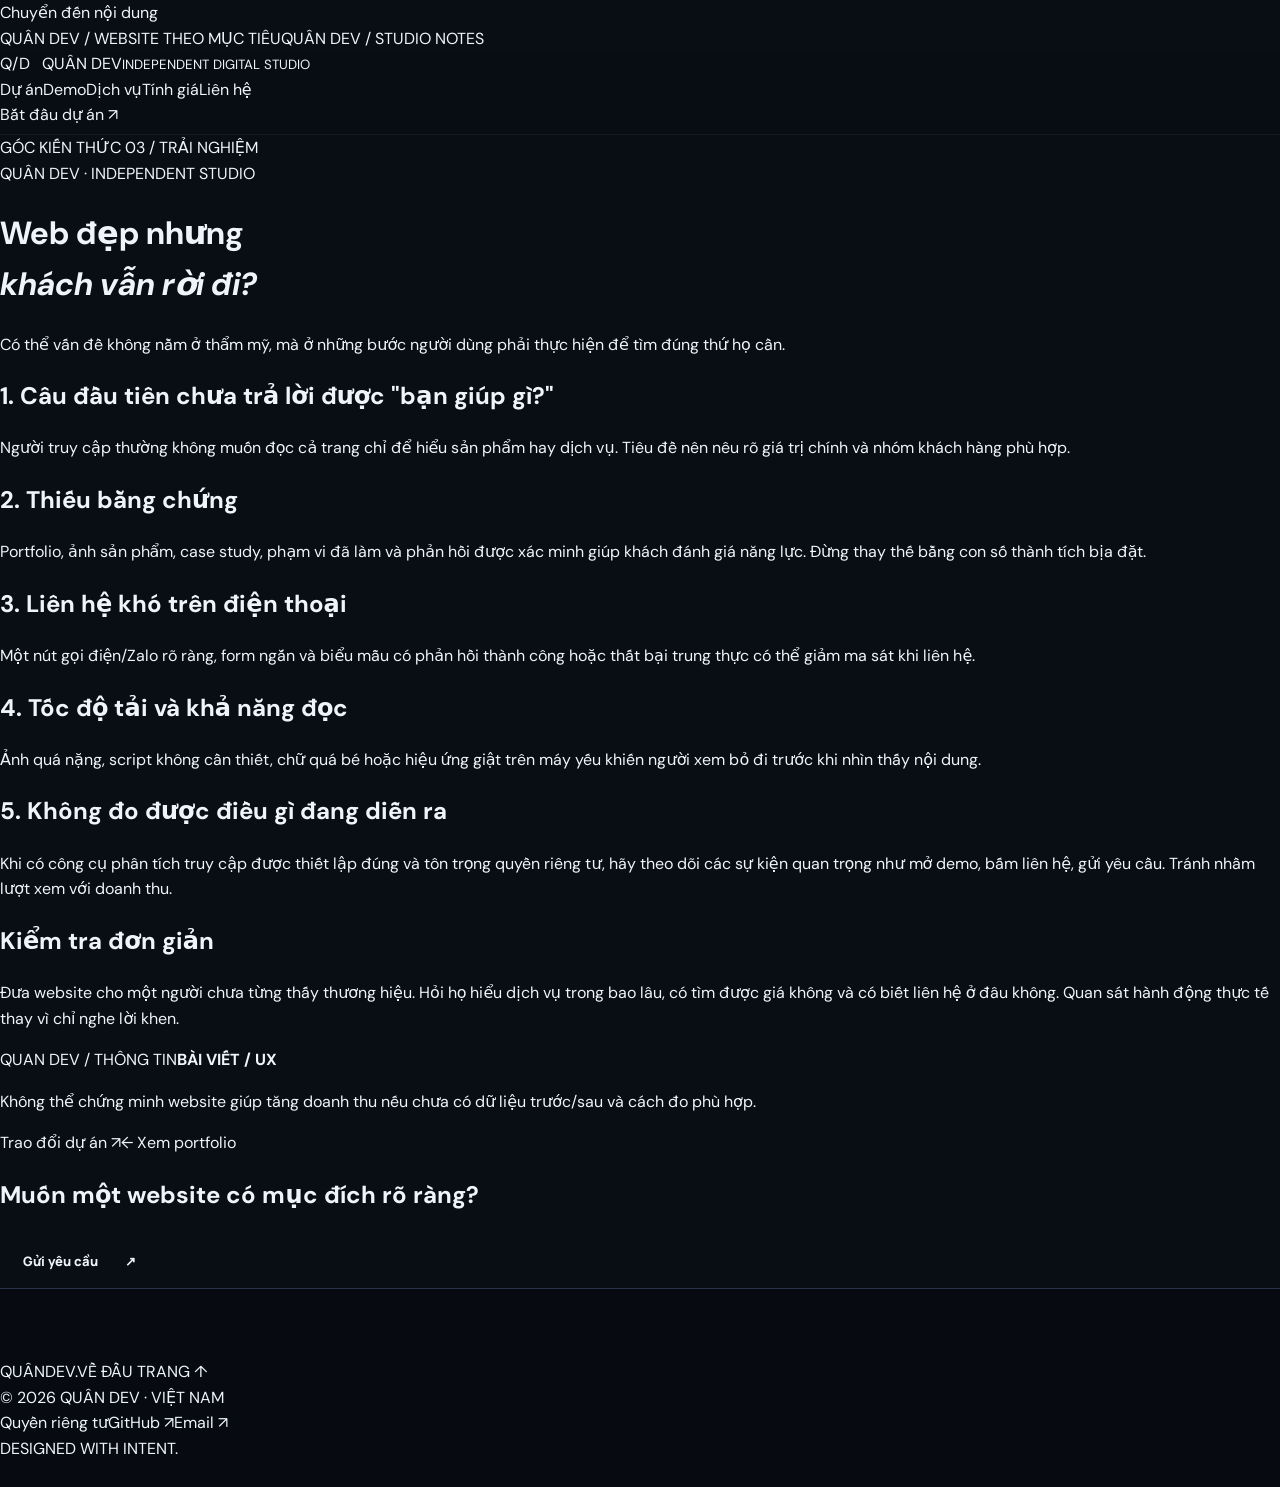
<file: journal/web-co-chuyen-doi.html>
<!doctype html><html lang="vi"><head><meta charset="utf-8"><meta name="viewport" content="width=device-width,initial-scale=1"><meta name="theme-color" content="#f2f0e8"><meta name="description" content="Tìm hiểu các yếu tố khiến người dùng rời website: thông điệp, tốc độ, tin cậy và thao tác liên hệ."><link rel="canonical" href="https://quan-dev-offiicial.github.io/QuanDev-official/journal/web-co-chuyen-doi.html"><meta property="og:type" content="article"><meta property="og:locale" content="vi_VN"><meta property="og:title" content="Website đẹp nhưng không có khách liên hệ? | Quân Dev"><meta property="og:description" content="Tìm hiểu các yếu tố khiến người dùng rời website: thông điệp, tốc độ, tin cậy và thao tác liên hệ."><meta property="og:url" content="https://quan-dev-offiicial.github.io/QuanDev-official/journal/web-co-chuyen-doi.html"><meta property="og:image" content="https://quan-dev-offiicial.github.io/QuanDev-official/assets/social-card.png"><title>Website đẹp nhưng không có khách liên hệ? | Quân Dev</title><link rel="icon" href="../favicon.svg" type="image/svg+xml"><link rel="stylesheet" href="../styles.css"><script src="../inner.js" defer></script></head><body id="top"><a class="skip" href="#main">Chuyển đến nội dung</a><div class="announce"><div class="shell announce-in"><span><span class="live-pulse"></span> QUÂN DEV / WEBSITE THEO MỤC TIÊU</span><span>QUÂN DEV / STUDIO NOTES</span></div></div><header class="site-header"><div class="shell nav"><a class="brand" href="../index.html"><span class="brand-emblem">Q<span>/</span>D</span><span class="brand-small">QUÂN DEV<small>INDEPENDENT DIGITAL STUDIO</small></span></a><nav class="nav-links" id="navLinks" aria-label="Điều hướng chính"><a href="../index.html#work">Dự án</a><a href="../index.html#demos">Demo</a><a href="../index.html#services">Dịch vụ</a><a href="../index.html#estimate">Tính giá</a><a href="../index.html#contact">Liên hệ</a></nav><a class="nav-cta" href="../index.html#contact">Bắt đầu dự án ↗</a><button class="nav-toggle" id="navToggle" aria-controls="navLinks" aria-expanded="false" aria-label="Mở menu"><span></span><span></span></button></div></header><main id="main"><div class="inner-hero"><div class="shell"><div class="section-kicker">GÓC KIẾN THỨC 03 / TRẢI NGHIỆM</div><div class="tagline">QUÂN DEV · INDEPENDENT STUDIO</div><h1>Web đẹp nhưng<br><em>khách vẫn rời đi?</em></h1><p>Có thể vấn đề không nằm ở thẩm mỹ, mà ở những bước người dùng phải thực hiện để tìm đúng thứ họ cần.</p></div></div><section class="inner-body"><div class="shell inner-grid"><article class="prose"><h2>1. Câu đầu tiên chưa trả lời được "bạn giúp gì?"</h2><p>Người truy cập thường không muốn đọc cả trang chỉ để hiểu sản phẩm hay dịch vụ. Tiêu đề nên nêu rõ giá trị chính và nhóm khách hàng phù hợp.</p><h2>2. Thiếu bằng chứng</h2><p>Portfolio, ảnh sản phẩm, case study, phạm vi đã làm và phản hồi được xác minh giúp khách đánh giá năng lực. Đừng thay thế bằng con số thành tích bịa đặt.</p><h2>3. Liên hệ khó trên điện thoại</h2><p>Một nút gọi điện/Zalo rõ ràng, form ngắn và biểu mẫu có phản hồi thành công hoặc thất bại trung thực có thể giảm ma sát khi liên hệ.</p><h2>4. Tốc độ tải và khả năng đọc</h2><p>Ảnh quá nặng, script không cần thiết, chữ quá bé hoặc hiệu ứng giật trên máy yếu khiến người xem bỏ đi trước khi nhìn thấy nội dung.</p><h2>5. Không đo được điều gì đang diễn ra</h2><p>Khi có công cụ phân tích truy cập được thiết lập đúng và tôn trọng quyền riêng tư, hãy theo dõi các sự kiện quan trọng như mở demo, bấm liên hệ, gửi yêu cầu. Tránh nhầm lượt xem với doanh thu.</p><h2>Kiểm tra đơn giản</h2><p>Đưa website cho một người chưa từng thấy thương hiệu. Hỏi họ hiểu dịch vụ trong bao lâu, có tìm được giá không và có biết liên hệ ở đâu không. Quan sát hành động thực tế thay vì chỉ nghe lời khen.</p></article><aside class="inner-aside"><span>QUAN DEV / THÔNG TIN</span><strong>BÀI VIẾT / UX</strong><p>Không thể chứng minh website giúp tăng doanh thu nếu chưa có dữ liệu trước/sau và cách đo phù hợp.</p><a href="../index.html#contact">Trao đổi dự án ↗</a><a href="../index.html#work">← Xem portfolio</a></aside></div></section><div class="cta-banner"><div class="shell"><h2>Muốn một website có mục đích rõ ràng?</h2><a class="btn btn-ink" href="../index.html#contact">Gửi yêu cầu <span>↗</span></a></div></div></main><footer class="footer"><div class="shell"><div class="footer-top"><a class="footer-wordmark" href="../index.html">QUÂN<span>DEV.</span></a><a class="back-top" href="#top">VỀ ĐẦU TRANG ↑</a></div><div class="footer-bottom"><span>© 2026 QUÂN DEV · VIỆT NAM</span><div><a href="../privacy.html">Quyền riêng tư</a><a href="https://github.com/quan-dev-offiicial/QuanDev-official" target="_blank" rel="noopener noreferrer">GitHub ↗</a><a href="mailto:minhquanhangtran@gmail.com">Email ↗</a></div><span>DESIGNED WITH INTENT.</span></div></div></footer></body></html>
</file>
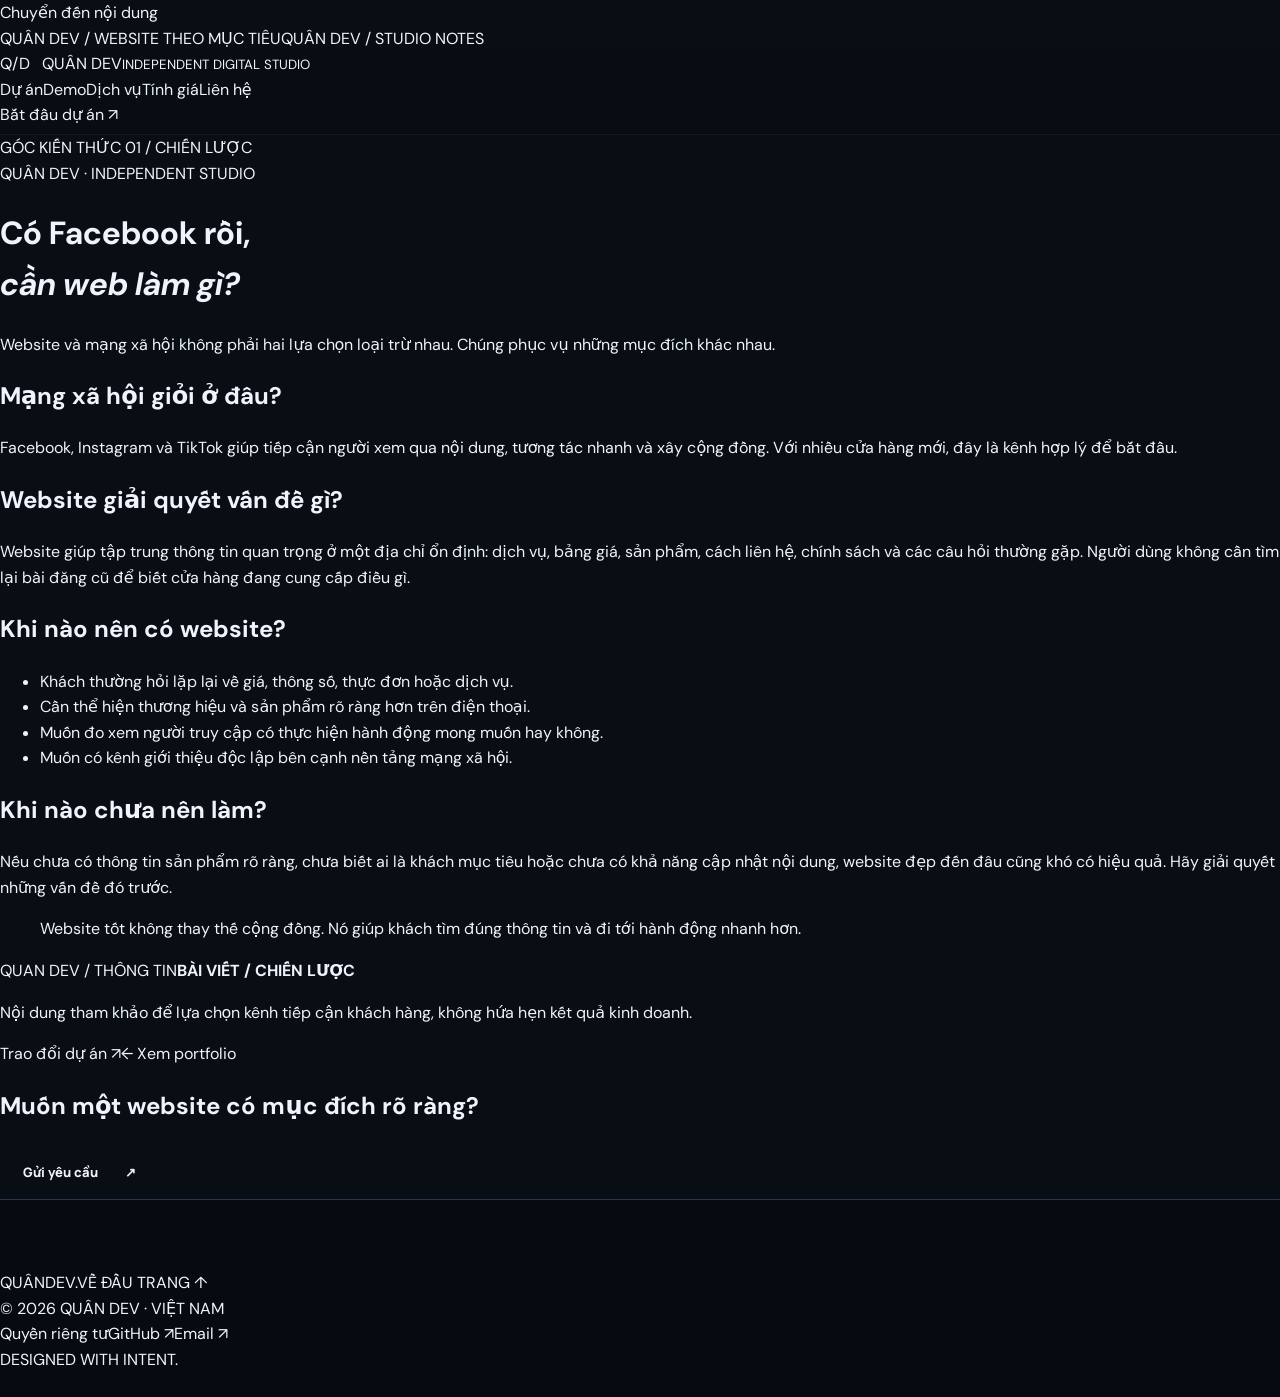
<file: journal/website-hay-facebook.html>
<!doctype html><html lang="vi"><head><meta charset="utf-8"><meta name="viewport" content="width=device-width,initial-scale=1"><meta name="theme-color" content="#f2f0e8"><meta name="description" content="Tìm hiểu website khác Facebook ở đâu và khi nào doanh nghiệp nhỏ nên làm website."><link rel="canonical" href="https://quan-dev-offiicial.github.io/QuanDev-official/journal/website-hay-facebook.html"><meta property="og:type" content="article"><meta property="og:locale" content="vi_VN"><meta property="og:title" content="Có Facebook rồi, cần website không? | Quân Dev"><meta property="og:description" content="Tìm hiểu website khác Facebook ở đâu và khi nào doanh nghiệp nhỏ nên làm website."><meta property="og:url" content="https://quan-dev-offiicial.github.io/QuanDev-official/journal/website-hay-facebook.html"><meta property="og:image" content="https://quan-dev-offiicial.github.io/QuanDev-official/assets/social-card.png"><title>Có Facebook rồi, cần website không? | Quân Dev</title><link rel="icon" href="../favicon.svg" type="image/svg+xml"><link rel="stylesheet" href="../styles.css"><script src="../inner.js" defer></script></head><body id="top"><a class="skip" href="#main">Chuyển đến nội dung</a><div class="announce"><div class="shell announce-in"><span><span class="live-pulse"></span> QUÂN DEV / WEBSITE THEO MỤC TIÊU</span><span>QUÂN DEV / STUDIO NOTES</span></div></div><header class="site-header"><div class="shell nav"><a class="brand" href="../index.html"><span class="brand-emblem">Q<span>/</span>D</span><span class="brand-small">QUÂN DEV<small>INDEPENDENT DIGITAL STUDIO</small></span></a><nav class="nav-links" id="navLinks" aria-label="Điều hướng chính"><a href="../index.html#work">Dự án</a><a href="../index.html#demos">Demo</a><a href="../index.html#services">Dịch vụ</a><a href="../index.html#estimate">Tính giá</a><a href="../index.html#contact">Liên hệ</a></nav><a class="nav-cta" href="../index.html#contact">Bắt đầu dự án ↗</a><button class="nav-toggle" id="navToggle" aria-controls="navLinks" aria-expanded="false" aria-label="Mở menu"><span></span><span></span></button></div></header><main id="main"><div class="inner-hero"><div class="shell"><div class="section-kicker">GÓC KIẾN THỨC 01 / CHIẾN LƯỢC</div><div class="tagline">QUÂN DEV · INDEPENDENT STUDIO</div><h1>Có Facebook rồi,<br><em>cần web làm gì?</em></h1><p>Website và mạng xã hội không phải hai lựa chọn loại trừ nhau. Chúng phục vụ những mục đích khác nhau.</p></div></div><section class="inner-body"><div class="shell inner-grid"><article class="prose"><h2>Mạng xã hội giỏi ở đâu?</h2><p>Facebook, Instagram và TikTok giúp tiếp cận người xem qua nội dung, tương tác nhanh và xây cộng đồng. Với nhiều cửa hàng mới, đây là kênh hợp lý để bắt đầu.</p><h2>Website giải quyết vấn đề gì?</h2><p>Website giúp tập trung thông tin quan trọng ở một địa chỉ ổn định: dịch vụ, bảng giá, sản phẩm, cách liên hệ, chính sách và các câu hỏi thường gặp. Người dùng không cần tìm lại bài đăng cũ để biết cửa hàng đang cung cấp điều gì.</p><h2>Khi nào nên có website?</h2><ul><li>Khách thường hỏi lặp lại về giá, thông số, thực đơn hoặc dịch vụ.</li><li>Cần thể hiện thương hiệu và sản phẩm rõ ràng hơn trên điện thoại.</li><li>Muốn đo xem người truy cập có thực hiện hành động mong muốn hay không.</li><li>Muốn có kênh giới thiệu độc lập bên cạnh nền tảng mạng xã hội.</li></ul><h2>Khi nào chưa nên làm?</h2><p>Nếu chưa có thông tin sản phẩm rõ ràng, chưa biết ai là khách mục tiêu hoặc chưa có khả năng cập nhật nội dung, website đẹp đến đâu cũng khó có hiệu quả. Hãy giải quyết những vấn đề đó trước.</p><blockquote>Website tốt không thay thế cộng đồng. Nó giúp khách tìm đúng thông tin và đi tới hành động nhanh hơn.</blockquote></article><aside class="inner-aside"><span>QUAN DEV / THÔNG TIN</span><strong>BÀI VIẾT / CHIẾN LƯỢC</strong><p>Nội dung tham khảo để lựa chọn kênh tiếp cận khách hàng, không hứa hẹn kết quả kinh doanh.</p><a href="../index.html#contact">Trao đổi dự án ↗</a><a href="../index.html#work">← Xem portfolio</a></aside></div></section><div class="cta-banner"><div class="shell"><h2>Muốn một website có mục đích rõ ràng?</h2><a class="btn btn-ink" href="../index.html#contact">Gửi yêu cầu <span>↗</span></a></div></div></main><footer class="footer"><div class="shell"><div class="footer-top"><a class="footer-wordmark" href="../index.html">QUÂN<span>DEV.</span></a><a class="back-top" href="#top">VỀ ĐẦU TRANG ↑</a></div><div class="footer-bottom"><span>© 2026 QUÂN DEV · VIỆT NAM</span><div><a href="../privacy.html">Quyền riêng tư</a><a href="https://github.com/quan-dev-offiicial/QuanDev-official" target="_blank" rel="noopener noreferrer">GitHub ↗</a><a href="mailto:minhquanhangtran@gmail.com">Email ↗</a></div><span>DESIGNED WITH INTENT.</span></div></div></footer></body></html>
</file>
<file: styles.css>
@import url('https://fonts.googleapis.com/css2?family=DM+Sans:wght@400;500;600;700&family=Manrope:wght@400;500;600;700;800&display=swap');
:root{--bg:#090d14;--bg2:#0f1520;--surface:#111927;--surface2:#151f2e;--line:#253246;--muted:#9caac1;--text:#eff4fc;--accent:#8baaff;--accent2:#6289f7;--light:#c5d7ff;--max:1190px;--radius:22px}
*{box-sizing:border-box}html{scroll-behavior:smooth;scroll-padding-top:95px;overflow-x:clip}body{margin:0;overflow-x:clip;background:var(--bg);font-family:'DM Sans',system-ui,-apple-system,'Segoe UI',sans-serif;color:var(--text);-webkit-font-smoothing:antialiased;line-height:1.6}body.dialog-open{overflow:hidden}a{color:inherit;text-decoration:none}button,input,textarea,select{font:inherit}button{cursor:pointer}button:disabled{cursor:wait}button,select,input,textarea{-webkit-tap-highlight-color:transparent}img,svg{max-width:100%}button:focus-visible,a:focus-visible,input:focus-visible,textarea:focus-visible,select:focus-visible,summary:focus-visible{outline:2px solid var(--accent);outline-offset:4px}::selection{background:#7a9cff;color:#08111d}.container{width:min(var(--max),calc(100% - 72px));margin:0 auto}.section{position:relative;padding:110px 0}.page-glow{position:absolute;top:-250px;left:0;right:0;width:100%;height:1100px;background:radial-gradient(ellipse at 75% 15%,rgba(57,82,158,.14),transparent 65%);pointer-events:none}.skip-link{position:fixed;top:-100px;left:20px;padding:10px 15px;background:#fff;color:#000;z-index:1000}.skip-link:focus{top:20px}
.site-header{height:84px;position:sticky;top:0;z-index:80;background:rgba(9,13,20,.86);border-bottom:1px solid rgba(93,114,146,.13);backdrop-filter:blur(22px)}.header-inner{height:100%;display:flex;align-items:center;justify-content:space-between;gap:24px}.brand{display:flex;align-items:center;gap:12px;min-width:197px}.brand-mark{position:relative;display:flex;align-items:center;justify-content:center;width:42px;height:42px;letter-spacing:-3px;font:800 18px 'Manrope',sans-serif;border:1px solid #304058;border-radius:12px;background:linear-gradient(145deg,#24344e,#0d1420)}.mark-slash{color:#8cacff;font-size:24px;transform:translateY(-1px);margin:0 3px}.brand-spark{position:absolute;width:5px;height:5px;background:#88adff;right:-3px;top:-3px;border-radius:50%;box-shadow:0 0 13px #88adff}.brand-name{font:800 18px/1.1 'Manrope',sans-serif;letter-spacing:-.8px}.brand-name>span{color:#8cabff}.brand-name small{display:block;margin-top:5px;font:700 8.5px/1 'Manrope',sans-serif;letter-spacing:2.2px;color:#8e9db2}.main-nav{display:flex;align-items:center;gap:28px}.main-nav>a{font-size:13px;color:#b5c1d4;transition:color .2s}.main-nav>a:hover{color:#fff}.header-contact{border:1px solid #526a91;padding:12px 18px;border-radius:999px;font:700 12px 'Manrope',sans-serif;white-space:nowrap;transition:.2s}.header-contact:hover{background:#182339;border-color:var(--accent)}.header-contact span{color:#a6c0ff;margin-left:9px}.nav-toggle,.mobile-nav-cta{display:none!important}
.hero{padding-top:95px;padding-bottom:44px;overflow:hidden}.hero-grid{min-height:600px;display:grid;grid-template-columns:1.04fr .96fr;gap:32px;align-items:center}.hero-copy{position:relative;z-index:2}.eyebrow,.section-index,.estimator-kicker,.estimate-top{font:800 10px 'Manrope',sans-serif;letter-spacing:2.2px;color:#91afff}.eyebrow{display:flex;align-items:center;gap:11px;white-space:nowrap}.live-dot{display:inline-block;width:6px;height:6px;background:#91d5b7;border-radius:50%;box-shadow:0 0 14px #91d5b7}.eyebrow-line{height:1px;width:22px;background:#3b526c}.hero h1{font:800 clamp(42px,5.25vw,78px)/1.15 'Manrope',sans-serif;letter-spacing:-4.4px;margin:27px 0 26px}.gradient-text{color:#91b0ff;background:linear-gradient(110deg,#a8caff 0%,#789aff 60%,#cbbafa 100%);-webkit-background-clip:text;background-clip:text;-webkit-text-fill-color:transparent}.stroke-word{color:#d8e7ff;opacity:.94}.hero-description{max-width:520px;color:#a6b3c8;font-size:16px;line-height:1.9;margin:0 0 32px}.hero-actions{display:flex;gap:12px;flex-wrap:wrap}.btn{display:inline-flex;align-items:center;justify-content:center;gap:27px;border-radius:12px;border:1px solid transparent;font:800 13px 'Manrope',sans-serif;padding:17px 22px;min-height:54px;transition:background .2s,transform .2s,border-color .2s;white-space:nowrap}.btn:hover{transform:translateY(-2px)}.btn-primary{background:#7e9ffb;color:#09111f}.btn-primary:hover{background:#adc3ff}.btn-outline{border-color:#34435a;color:#d8e2f4;background:rgba(255,255,255,.015)}.btn-outline:hover{border-color:#728bb2;background:#131c2a}.hero-trust{display:flex;gap:15px;align-items:center;margin-top:42px}.hero-trust-avatars{display:flex;padding-left:4px}.hero-trust-avatars i{font:700 11px 'Manrope',sans-serif;font-style:normal;width:32px;height:32px;border-radius:50%;border:3px solid var(--bg);display:grid;place-items:center;margin-left:-4px;background:#283b5d;color:#dbe8ff}.hero-trust-avatars i:nth-child(2){background:#415485}.hero-trust-avatars i:nth-child(3){background:#e7edf7;color:#1b2b42}.hero-trust span:last-child{display:flex;flex-direction:column}.hero-trust b{font:700 11px 'Manrope',sans-serif}.hero-trust small{color:#8d9eb7;font-size:11px;margin-top:2px}
.hero-visual{position:relative;min-height:560px;display:flex;align-items:center;justify-content:center}.orbit{position:absolute;inset:13px;border:1px solid rgba(91,122,172,.12);border-radius:50%;transform:rotate(-20deg) scaleX(.91)}.orbit-two{inset:52px -35px;border-color:rgba(102,124,189,.1);transform:rotate(20deg) scaleY(.83)}.visual-star{position:absolute;font-size:22px;color:#89aaff}.visual-star-one{top:42px;left:18px}.visual-star-two{bottom:72px;right:20px}.browser-window{width:94%;max-width:536px;transform:perspective(1100px) rotateY(-8deg) rotateX(3deg) rotateZ(-1deg);box-shadow:0 40px 100px rgba(0,0,0,.55),0 0 75px rgba(85,119,227,.14);border:1px solid #384a67;border-radius:16px;overflow:hidden;background:#0c1321;animation:float 7s ease-in-out infinite}.browser-bar{height:34px;background:#121d30;border-bottom:1px solid #33435a;display:flex;align-items:center;justify-content:space-between;padding:0 14px}.browser-dots{display:flex;gap:5px}.browser-dots i{width:7px;height:7px;border-radius:50%;background:#526a8e}.browser-dots i:nth-child(1){background:#d07d86}.browser-dots i:nth-child(2){background:#d6b97c}.browser-dots i:nth-child(3){background:#83b59d}.browser-address{color:#8997b0;font-size:9px;letter-spacing:.5px}.browser-menu{font-size:18px;line-height:1;color:#91a6c0}.browser-body{min-height:370px;padding:23px 27px;background:radial-gradient(ellipse at 78% 30%,rgba(89,115,220,.23),transparent 48%),linear-gradient(145deg,#18243d,#0c1422 65%)}.browser-nav{display:flex;justify-content:space-between;align-items:center;color:#fff;font:800 13px 'Manrope',sans-serif}.browser-nav b span{color:#8babff}.browser-nav>span{font-size:7px;letter-spacing:1px;color:#a3b2d0}.browser-label{color:#9db6ff;font:700 8px 'Manrope',sans-serif;letter-spacing:1.8px;margin-top:41px}.browser-headline{font:800 clamp(32px,4vw,55px)/1.04 'Manrope',sans-serif;letter-spacing:-2px;margin-top:11px}.browser-headline em{color:#8eacf8;font-style:normal}.browser-subline{display:flex;flex-direction:column;gap:7px;margin-top:17px}.browser-subline span{height:5px;background:#415275;border-radius:4px;width:48%}.browser-subline span:nth-child(2){width:34%}.browser-showcase{display:grid;grid-template-columns:1fr 1fr;gap:10px;margin-top:30px}.browser-showcase>div{position:relative;height:108px;padding:14px;background:linear-gradient(140deg,#314875,#16243b);border:1px solid #52699b;border-radius:8px}.browser-showcase>div:nth-child(2){background:linear-gradient(145deg,#374b70,#111c30)}.browser-showcase span{font:700 7px 'Manrope',sans-serif;color:#a8c5ff;letter-spacing:1px}.browser-showcase strong{display:block;font:700 15px/1.2 'Manrope',sans-serif;margin-top:11px}.browser-showcase i{position:absolute;right:12px;bottom:10px;font-style:normal;color:#b9ccf9}.floating-chip{position:absolute;z-index:5;box-shadow:0 16px 40px #0008;backdrop-filter:blur(15px);border:1px solid #3c4e6d;background:#1a2637e8;border-radius:11px;display:flex;align-items:center;gap:10px;font:700 11px 'Manrope',sans-serif}.floating-chip-top{top:57px;right:-8px;padding:14px 17px;transform:rotate(5deg)}.chip-icon{color:#bba8ff;font-size:21px}.floating-chip-bottom{bottom:80px;left:-3px;padding:13px 20px;transform:rotate(-4deg)}.chip-check{display:grid;place-items:center;width:28px;height:28px;border-radius:8px;background:#294c48;color:#a2e5ce}.floating-chip-bottom span:last-child{display:flex;flex-direction:column}.floating-chip-bottom small{font:400 9px 'DM Sans',sans-serif;color:#9faec3;margin-top:2px}.visual-bottom-caption{position:absolute;bottom:16px;right:30px;font:700 8px 'Manrope',sans-serif;letter-spacing:1.6px;color:#6b7c9b}.visual-bottom-caption span{color:#97b0f3;margin:0 7px}@keyframes float{0%,100%{transform:perspective(1100px) rotateY(-8deg) rotateX(3deg) rotateZ(-1deg) translateY(0)}50%{transform:perspective(1100px) rotateY(-8deg) rotateX(3deg) rotateZ(-1deg) translateY(-10px)}}.hero-bottom-rule{display:flex;justify-content:space-between;border-top:1px solid #263348;padding-top:18px;font:800 9px 'Manrope',sans-serif;letter-spacing:1.7px;color:#7890b2}.hero-bottom-rule>span:last-child{color:#adbcdc}
.section-heading{display:flex;justify-content:space-between;align-items:end;gap:40px;margin-bottom:38px}.section-heading h2,.approach h2,.faq h2,.contact h2,.review-inner h2{font:800 clamp(31px,3.7vw,49px)/1.19 'Manrope',sans-serif;letter-spacing:-2.3px;margin:17px 0 0}.section-heading h2 span,.approach h2 span,.faq h2 span,.contact h2 span,.review-inner h2 span{color:#8ca9f6}.section-heading>p{max-width:325px;color:#99a9bf;font-size:13px;line-height:1.9;margin:0 0 3px}.section-index{color:#8599bb}.section-index span{color:#96b2ff}.work{padding-top:106px}.filter-bar{display:flex;gap:8px;margin:20px 0 25px;flex-wrap:wrap}.filter-btn{background:none;border:1px solid #29364a;border-radius:999px;padding:10px 17px;color:#a5b3c8;font:700 12px 'Manrope',sans-serif;transition:.2s}.filter-btn.active,.filter-btn:hover{background:#1d2c46;border-color:#5573ae;color:#e7f0ff}.filter-btn span{font-size:9px;margin-left:7px;color:#aac0fa}.project-grid{display:grid;grid-template-columns:1fr 1fr;gap:26px}.project-card{min-width:0;transition:opacity .3s,transform .3s}.project-card[hidden]{display:none!important}.project-visual{position:relative;height:315px;display:block;overflow:hidden;border:1px solid #2d3a4d;border-radius:19px;transition:border-color .2s}.project-visual:hover{border-color:#7393d2}.project-visual:hover .project-visit{transform:translate(2px,-2px);background:#e1eaff}.project-label{position:absolute;top:21px;left:23px;z-index:2;font:800 9px 'Manrope',sans-serif;letter-spacing:1.5px;color:#f8f6f0}.project-visit{position:absolute;top:16px;right:18px;width:34px;height:34px;background:#ffffffd8;color:#172239;display:grid;place-items:center;border-radius:50%;font-size:17px;transition:.25s;z-index:3}.visual-lam{background:radial-gradient(ellipse at 73% 34%,#ead5b8,#ae8d70 74%);color:#403328;padding:32px 40px}.visual-lam .project-label{color:#493d33}.lam-frame{position:relative;width:84%;height:90%;margin:26px auto 0;border:1px solid #d4bba4;box-shadow:0 20px 43px #6f513b55;background:#f5ebe0;padding:20px;transform:rotate(-3deg)}.lam-header{font:800 20px Georgia,serif;display:flex;justify-content:space-between}.lam-header span{font:500 18px Arial}.lam-inner{position:absolute;top:31%;left:9%;z-index:2}.lam-inner small{font:700 8px Arial;letter-spacing:1.7px;color:#a17c62}.lam-inner b{font:700 29px/1.03 Georgia,serif;display:block;margin:12px 0 20px}.lam-inner>span{font:700 8px Arial;border-bottom:1px solid #6a5445;padding-bottom:5px}.lam-woven{position:absolute;right:8%;bottom:8%;width:36%;height:65%;border-radius:50% 50% 9px 9px;background:radial-gradient(ellipse at 45% 22%,#f5e0bf,#a5815d 75%);box-shadow:13px 11px 25px #a57d65aa;overflow:hidden;transform:rotate(8deg)}.lam-woven i{position:absolute;top:10%;bottom:4%;width:1px;background:#fff9;left:calc(11% + var(--k,0)*13%)}.lam-woven i:nth-child(2){--k:1}.lam-woven i:nth-child(3){--k:2}.lam-woven i:nth-child(4){--k:3}.lam-woven i:nth-child(5){--k:4}.lam-woven i:nth-child(6){--k:5}.visual-baba{background:radial-gradient(ellipse at center,#e29e59,#ad4931);padding:37px;color:#fff2d8}.baba-frame{width:87%;height:93%;margin:20px auto 0;background:#b83e2b;border:4px double #eeae70;box-shadow:17px 15px 30px #672b2299;transform:rotate(3deg);position:relative;padding:17px}.baba-header{display:flex;justify-content:space-between;font:700 16px Georgia,serif}.baba-header span{font:700 8px Arial;letter-spacing:.5px}.baba-seal{text-align:center;padding-top:30px;font:700 13px Georgia,serif;letter-spacing:3px}.baba-seal strong{display:block;font:800 38px Georgia,serif;letter-spacing:-1px;margin-top:-7px;text-shadow:2px 3px #7b291f}.baba-seal small{display:block;font:600 10px Arial;letter-spacing:1px}.baba-food{display:flex;justify-content:center;gap:6px;margin-top:23px}.baba-food i{width:67px;height:37px;border-radius:50%;background:radial-gradient(ellipse at 45% 40%,#db6d3c 0 16%,#f7d0a0 17% 40%,#fff4d6 41% 66%,#865b45 67%);box-shadow:2px 5px 9px #7c3124}.baba-food i:nth-child(2){transform:translateY(8px)}.baba-footer{font:700 8px Arial;text-align:center;margin-top:17px;letter-spacing:2px}.project-bottom{display:flex;justify-content:space-between;gap:15px;padding:23px 2px 10px}.project-tag{font:800 9px 'Manrope',sans-serif;letter-spacing:1.4px;color:#7f9ed2}.project-bottom h3{font:800 23px 'Manrope',sans-serif;letter-spacing:-.9px;margin:8px 0 6px}.project-bottom p{color:#9aa9bc;font-size:12px;max-width:345px;margin:0;line-height:1.8}.project-status{align-self:flex-start;white-space:nowrap;font-size:10px;color:#c0d2e5;margin-top:8px}.project-status i{display:inline-block;width:6px;height:6px;border-radius:50%;background:#7fd9af;margin-right:4px}.project-status-wip i{background:#ddbd83}.project-links{display:flex;justify-content:space-between;align-items:center;gap:10px;margin:14px 2px 0;border-top:1px solid #263347;padding-top:14px}.project-links>a,.project-links>button{background:none;border:0;color:#c0d4fa;font:700 11px 'Manrope',sans-serif;padding:3px 0}.project-links a:hover,.project-links button:hover{color:#fff}.project-history{grid-column:1/-1}.visual-history{height:270px;background:radial-gradient(ellipse at 72% 60%,#223550,#0c1523 70%);padding:25px 40px}.history-map{position:absolute;inset:0 0 0 30%;opacity:.8}.history-map svg{width:100%;height:100%}.history-text{position:relative;z-index:2}.history-text>span{font:800 9px 'Manrope',sans-serif;letter-spacing:1.8px;color:#87a6ce}.history-text strong{font:800 52px/.98 'Manrope',sans-serif;display:block;letter-spacing:-2.9px;margin-top:19px}.history-text strong span{color:#80a9f3}.history-text p{font-size:12px;color:#a7b9d0}.history-corner{position:absolute;right:28px;bottom:26px;font:800 9px 'Manrope',sans-serif;letter-spacing:2px;color:#94acd0}.quiet-note{font:600 10px 'Manrope',sans-serif;color:#8290a5}.project-history .project-bottom p{max-width:600px}
.services{background:linear-gradient(180deg,#0d131d,#0d1420)}.services-grid{display:grid;grid-template-columns:repeat(4,minmax(0,1fr));gap:14px}.service-card{padding:25px 22px;border:1px solid #28374c;background:#121b29;border-radius:17px;min-height:348px;display:flex;flex-direction:column;transition:border-color .2s,transform .2s}.service-card:hover{border-color:#6684bc;transform:translateY(-5px)}.service-number{color:#667d9f;font:700 10px 'Manrope',sans-serif}.service-icon{width:48px;height:48px;display:grid;place-items:center;border:1px solid #3d5270;border-radius:12px;margin:28px 0 19px;color:#a5bfff;font-size:26px;background:#19283d}.service-card h3{font:800 17px 'Manrope',sans-serif;letter-spacing:-.5px;margin:0}.service-card p{font-size:12px;line-height:1.8;color:#9eafc5;margin:10px 0 20px}.service-tags{display:flex;gap:5px;flex-wrap:wrap;margin-top:auto}.service-tags span{padding:5px 8px;background:#1e2a3b;color:#abbcd1;border-radius:5px;font-size:9px}.service-card a{display:flex;justify-content:space-between;border-top:1px solid #2b3a4d;margin-top:22px;padding-top:15px;color:#b7cdff;font:700 11px 'Manrope',sans-serif}
.approach{background:#0b111a}.approach-grid{display:grid;grid-template-columns:.9fr 1.1fr;gap:100px}.approach h2{margin-top:22px}.approach-grid>div:first-child>p{max-width:370px;color:#9aaabc;font-size:14px;line-height:1.9;margin-top:23px}.text-link{display:inline-block;color:#a2bcf9;border-bottom:1px solid #637fb7;padding-bottom:5px;font:700 12px 'Manrope',sans-serif;margin-top:20px}.approach-list>div{display:flex;gap:22px;align-items:start;border-bottom:1px solid #29384b;padding:21px 0}.approach-list>div:first-child{padding-top:0}.approach-list>div>b{font:800 11px 'Manrope',sans-serif;color:#89a9ef}.approach-list>div>span:nth-child(2){display:flex;flex:1;flex-direction:column}.approach-list strong{font:800 16px 'Manrope',sans-serif;margin-bottom:6px}.approach-list small{font-size:12px;color:#90a1b9}.approach-list>div>span:last-child{font-size:15px;color:#7192c3}
.pricing{background:radial-gradient(ellipse at 80% 30%,rgba(64,86,143,.12),transparent 54%),#0e1520}.estimator-shell{display:grid;grid-template-columns:1.14fr .86fr;border:1px solid #2f4057;border-radius:22px;overflow:hidden;background:#111b29}.estimator-controls{padding:36px 42px}.estimator-controls h3{font:800 25px 'Manrope',sans-serif;letter-spacing:-1px;margin:13px 0 28px}.field-group{border-top:1px solid #2a394e;padding-top:23px;margin-top:24px}.field-label{display:flex;justify-content:space-between;font:700 13px 'Manrope',sans-serif;margin-bottom:14px}.field-label span{font:500 10px 'DM Sans',sans-serif;color:#90a4c3}.plan-options{display:grid;grid-template-columns:1fr 1fr;gap:10px}.plan-option{text-align:left;background:#162235;color:#e2e8f5;border:1px solid #35465e;border-radius:11px;padding:15px;transition:.2s}.plan-option:hover{border-color:#819eff}.plan-option.active{background:#263a5b;border-color:#8eaafa;box-shadow:inset 0 0 0 1px #819be7}.plan-option b{font:700 12px 'Manrope',sans-serif;display:block}.plan-option small{color:#99abc3;font-size:10px;display:block;margin-top:4px}.pages-row{display:flex;justify-content:space-between;align-items:center;gap:15px}.pages-row .field-label{margin-bottom:2px}.field-help{font-size:10px;color:#91a2b9}.counter{display:flex;align-items:center;gap:15px;border:1px solid #394b65;border-radius:11px;padding:4px}.counter button{background:#233149;color:#d8e7ff;border:0;border-radius:7px;width:34px;height:34px;font-size:20px}.counter output{min-width:17px;text-align:center;font:800 14px 'Manrope',sans-serif}.feature-check{display:flex;align-items:center;gap:11px;margin-top:11px;padding:12px;background:#142032;border:1px solid #29394f;border-radius:10px;cursor:pointer}.feature-check input{width:17px;height:17px;accent-color:#8aa9ff;flex:none}.feature-check>span{flex:1;font-size:12px;color:#dee6f5}.feature-check small{display:block;color:#91a6c4;margin-top:2px;font-size:10px}.feature-check b{color:#8caae4}.estimate-result{background:linear-gradient(160deg,#243963 0%,#172943 52%,#101e31 100%);border-left:1px solid #355078;padding:36px;display:flex;flex-direction:column}.estimate-top{color:#bbcdf7}.estimate-result-main{margin-top:45px}.result-small{font:600 12px 'Manrope',sans-serif;color:#b7c9e5}.result-price{font:800 clamp(26px,3.2vw,44px) 'Manrope',sans-serif;letter-spacing:-1.5px;margin:8px 0;line-height:1.25}.estimate-result-main p{color:#b8c8e0;font-size:12px}.estimate-breakdown{margin-top:38px;padding:20px 0;border-top:1px solid #476088;border-bottom:1px solid #476088}.estimate-breakdown>div{display:flex;justify-content:space-between;gap:10px;font-size:12px;color:#bacbe7;margin:10px 0}.estimate-breakdown b{font:700 12px 'Manrope',sans-serif;color:#f3f7ff}.estimate-note{display:flex;gap:10px;color:#c0d0e7;font-size:11px;line-height:1.8;margin:24px 0}.estimate-note span{font-size:17px}.estimate-cta{width:100%;margin-top:auto;justify-content:space-between}.estimate-footer{font-size:10px;color:#adc1e2;text-align:center;margin-top:13px}
.process{background:#0b111b}.steps-grid{display:grid;grid-template-columns:repeat(4,1fr);gap:16px}.step{padding:26px 24px 24px;border:1px solid #283648;border-radius:14px;background:linear-gradient(150deg,#142134,#0f1723);position:relative;min-height:205px}.step:after{content:'↗';position:absolute;top:25px;right:25px;color:#7793ba}.step span{font:800 12px 'Manrope',sans-serif;color:#8baaff}.step h3{font:800 18px 'Manrope',sans-serif;letter-spacing:-.5px;margin:28px 0 10px}.step p{font-size:12px;color:#98a9c0;margin:0;line-height:1.8}
.insights{background:#0d1420}.blog-grid{display:grid;grid-template-columns:repeat(3,1fr);gap:20px}.blog-card{min-width:0}.blog-cover{height:195px;position:relative;overflow:hidden;padding:23px;border-radius:15px;border:1px solid #36465e;display:flex;flex-direction:column;justify-content:space-between}.blog-cover>span{font:800 10px 'Manrope',sans-serif;color:#afc5ea}.blog-cover strong{font:800 40px/1 'Manrope',sans-serif;letter-spacing:-1.6px}.blog-a{background:radial-gradient(circle at 87% 10%,#5268a2,#172a44 58%,#111a2a)}.blog-b{background:radial-gradient(circle at 88% 8%,#4c6983,#23394f 56%,#121e2c)}.blog-c{background:radial-gradient(circle at 90% 20%,#8b79bb,#322b56 59%,#161c36)}.blog-meta{margin:20px 0 7px;color:#8ba8d6;font:700 9px 'Manrope',sans-serif;letter-spacing:1px}.blog-card h3{font:800 18px/1.4 'Manrope',sans-serif;letter-spacing:-.5px;margin:8px 0}.blog-card p{font-size:12px;color:#99a7bc;line-height:1.8;min-height:45px}.blog-card button{border:0;background:none;color:#b9ccf6;font:700 12px 'Manrope',sans-serif;padding:4px 0}.blog-card button:hover{color:#fff}
.review-band{background:linear-gradient(115deg,#182744,#111d33);border-top:1px solid #2b3b54;border-bottom:1px solid #2b3b54}.review-inner{display:grid;grid-template-columns:1fr 1fr;align-items:center;gap:60px}.review-content{padding:15px 0 15px 35px;border-left:1px solid #546c90}.review-icon{font:800 67px Georgia,serif;color:#9bb8f7;line-height:.6}.review-content p{font:600 17px/1.7 'Manrope',sans-serif;color:#d9e5f7}.review-content small{font:700 9px 'Manrope',sans-serif;letter-spacing:1.2px;color:#94a9d0}
.faq{background:#0b111a}.faq-grid{display:grid;grid-template-columns:.8fr 1.2fr;gap:95px}.faq-grid>div:first-child>p{max-width:290px;font-size:13px;line-height:1.9;color:#9baabe;margin-top:21px}.faq-items details{border-bottom:1px solid #2b3a4e;padding:18px 0}.faq-items summary{font:700 14px 'Manrope',sans-serif;list-style:none;cursor:pointer;display:flex;justify-content:space-between;gap:20px;align-items:center}.faq-items summary::-webkit-details-marker{display:none}.faq-items summary span{font-size:24px;font-weight:400;color:#9cb7f1}.faq-items details[open] summary span{transform:rotate(45deg)}.faq-items details p{font-size:12px;color:#96a9c3;line-height:1.9;margin:13px 0 4px}
.contact{background:radial-gradient(ellipse at 23% 28%,rgba(60,92,154,.17),transparent 52%),#0d1521}.contact-grid{display:grid;grid-template-columns:1fr 1fr;gap:70px;align-items:start}.contact h2{font-size:clamp(37px,4.15vw,54px);margin-top:21px}.contact-copy>p{max-width:440px;color:#a0b0c7;font-size:14px;line-height:1.9;margin:26px 0 33px}.contact-methods{max-width:430px;border-top:1px solid #34445c}.contact-methods a{border-bottom:1px solid #34445c;padding:17px 2px;display:flex;align-items:center;gap:15px}.contact-methods a:hover b{color:#a4bfff}.method-icon{width:37px;height:37px;display:grid;place-items:center;background:#1b2b43;border-radius:9px;color:#adcbff;font-size:19px}.contact-methods a span:nth-child(2){flex:1;display:flex;flex-direction:column;color:#8ca1bc;font-size:10px}.contact-methods b{font:700 13px 'Manrope',sans-serif;margin-top:2px;color:#edf2ff;overflow-wrap:anywhere}.contact-methods>a>span:last-child{color:#99b6f2}.contact-line{font-size:11px;color:#859ab5;line-height:1.7;margin-top:38px;max-width:400px}.contact-line span{color:#95adfa;padding:0 6px}.brief-form{background:#141e2e;border:1px solid #354763;border-radius:22px;padding:35px;box-shadow:0 22px 80px #0003}.form-top{display:flex;justify-content:space-between;gap:12px;color:#91aff0;font:800 9px 'Manrope',sans-serif;letter-spacing:1.5px}.brief-form h3{font:800 27px/1.23 'Manrope',sans-serif;letter-spacing:-1px;margin:15px 0 29px}.brief-form h3 em{font-style:normal;color:#9db7f8}.form-fields{display:grid;gap:16px}.form-fields>label,.form-two>label{font:700 11px 'Manrope',sans-serif;color:#c5d4eb;display:flex;flex-direction:column;gap:8px}.form-fields label span:not(.consent span){color:#9bafff}.form-two{display:grid;grid-template-columns:1fr 1fr;gap:13px}.form-fields input:not([type=checkbox]),.form-fields select,.form-fields textarea{width:100%;border:1px solid #394a64;border-radius:9px;background:#0f1826;color:#f1f6ff;font-size:12px;font-family:'DM Sans',sans-serif;line-height:1.4;padding:13px 12px;outline:none;transition:border-color .2s}.form-fields input:focus,.form-fields select:focus,.form-fields textarea:focus{border-color:#9fbafd;box-shadow:0 0 0 2px #5576bf33}.form-fields input::placeholder,.form-fields textarea::placeholder{color:#70819b}.form-fields select{appearance:none;background-image:linear-gradient(45deg,transparent 50%,#8da4ca 50%),linear-gradient(135deg,#8da4ca 50%,transparent 50%);background-position:calc(100% - 17px) 51%,calc(100% - 12px) 51%;background-size:5px 5px;background-repeat:no-repeat;padding-right:28px}.form-fields select option{background:#18263a}.form-fields textarea{resize:vertical;min-height:115px}.consent{flex-direction:row!important;align-items:start;gap:10px!important;font:400 10px/1.7 'DM Sans',sans-serif!important;color:#93a5be!important}.consent input{accent-color:#8caafd;flex:none;width:15px;height:15px;margin:2px 0 0}.honeypot{position:absolute!important;width:1px;height:1px;overflow:hidden;clip-path:inset(50%)}.form-submit{width:100%;justify-content:space-between;margin-top:20px}.form-status{font-size:12px;line-height:1.7;margin:10px 0 0}.form-status.error{color:#f7b4b4}.form-status.success{color:#a2e6bd}.form-disclaimer{font-size:10px;color:#8b9eb9;line-height:1.7;margin:12px 0 0}.form-disclaimer button{background:transparent;color:#b3c9fa;border:0;padding:0;text-decoration:underline}
.footer{background:#070b11;border-top:1px solid #273449;padding:70px 0 25px}.footer-main{display:grid;grid-template-columns:2fr 1fr 1fr;gap:50px;padding-bottom:75px}.footer-brand{font:800 33px 'Manrope',sans-serif;letter-spacing:-1.5px}.footer-brand span{color:#8eabfa}.footer-brand .footer-brand-dot{color:#ebf3ff}.footer-main>div:first-child p{font-size:13px;color:#8fa0b8;line-height:1.9;margin-top:13px}.footer-col{display:flex;flex-direction:column;gap:12px}.footer-col strong{font:800 10px 'Manrope',sans-serif;letter-spacing:1.5px;color:#8fa6c9;margin-bottom:7px}.footer-col a{font-size:12px;color:#a6b4c7}.footer-col a:hover{color:#fff}.footer-end{display:flex;justify-content:space-between;gap:15px;flex-wrap:wrap;border-top:1px solid #243044;padding-top:24px;font:700 9px 'Manrope',sans-serif;letter-spacing:1px;color:#71849f}.footer-end a{color:#a9bef1}
.detail-dialog{color:#e6eefb;background:#101b2a;border:1px solid #465c7e;border-radius:19px;padding:0;width:min(650px,calc(100vw - 28px));max-height:min(85vh,900px);box-shadow:0 25px 100px #000a}.detail-dialog::backdrop{background:#03070de0;backdrop-filter:blur(8px)}.dialog-header{display:flex;justify-content:space-between;align-items:center;border-bottom:1px solid #2c3b55;padding:16px 24px}.dialog-header>span{font:800 9px 'Manrope',sans-serif;letter-spacing:1.8px;color:#9db8ec}.dialog-header>button{width:33px;height:33px;border-radius:9px;border:1px solid #445573;background:#19283a;color:#e9effc}.dialog-body{padding:30px 32px;overflow:auto;max-height:calc(85vh - 67px)}.dialog-body h2{font:800 27px 'Manrope',sans-serif;letter-spacing:-1px;margin:0 0 18px}.dialog-body h3{font:700 16px 'Manrope',sans-serif;margin:25px 0 9px}.dialog-body p,.dialog-body li{font-size:13px;color:#b1bfd4;line-height:1.9}.dialog-body ul{padding-left:21px}.dialog-body .dialog-pill{display:inline-block;font:700 10px 'Manrope',sans-serif;color:#a2baff;background:#21324d;padding:6px 10px;border-radius:999px;margin-bottom:14px}.dialog-body a{color:#acc4ff;text-decoration:underline}.toast{position:fixed;bottom:20px;left:50%;transform:translate(-50%,30px);opacity:0;pointer-events:none;background:#e3edff;color:#101c32;padding:12px 19px;border-radius:10px;box-shadow:0 15px 50px #0006;font-size:12px;font-weight:700;z-index:101;transition:.25s}.toast.show{transform:translate(-50%,0);opacity:1}
@media(max-width:1100px){.container{width:min(var(--max),calc(100% - 52px))}.hero h1{font-size:clamp(43px,5vw,68px);letter-spacing:-3px}.main-nav{gap:16px}.main-nav a{font-size:11px}.header-contact{padding:11px 13px}.project-bottom{flex-direction:column;gap:5px}.project-status{margin-top:0}.approach-grid{gap:48px}.contact-grid{gap:38px}.services-grid{grid-template-columns:repeat(2,1fr)}.service-card{min-height:300px}}
@media(max-width:820px){.section{padding:75px 0}.site-header{height:74px}.main-nav{position:absolute;display:none;top:74px;left:0;right:0;background:#0e1724;border-bottom:1px solid #344863;flex-direction:column;align-items:stretch;gap:0;padding:14px 26px 24px;box-shadow:0 25px 45px #0008}.main-nav.open{display:flex}.main-nav>a{padding:12px 0;font-size:14px;border-bottom:1px solid #233447}.main-nav .mobile-nav-cta{display:block!important;color:#a9c2fa;border:0}.nav-toggle{display:flex!important;width:43px;height:43px;border:1px solid #3e526f;background:#172335;border-radius:11px;flex-direction:column;gap:6px;align-items:center;justify-content:center}.nav-toggle span{height:2px;background:#d6e3fa;width:18px;border-radius:3px}.header-contact{display:none}.hero{padding-top:54px}.hero-grid{grid-template-columns:1fr;gap:15px;min-height:unset}.hero-copy{max-width:700px}.hero h1{font-size:clamp(43px,8vw,68px)}.hero-visual{min-height:440px}.browser-window{width:80%}.floating-chip-top{right:8%}.floating-chip-bottom{left:8%}.hero-bottom-rule{margin-top:0}.section-heading{align-items:start;flex-direction:column;gap:12px}.section-heading>p{max-width:680px}.project-grid{gap:17px}.project-visual{height:255px}.visual-lam,.visual-baba{padding:18px}.lam-frame,.baba-frame{width:95%}.lam-inner b{font-size:23px}.baba-seal strong{font-size:30px}.baba-seal{padding-top:13px}.baba-food{margin-top:12px}.project-bottom h3{font-size:19px}.project-bottom p{font-size:11px}.approach-grid,.faq-grid,.contact-grid{grid-template-columns:1fr;gap:32px}.estimator-shell{grid-template-columns:1fr}.estimate-result{border-left:0;border-top:1px solid #355078}.estimate-result-main{margin-top:30px}.estimate-cta{margin-top:20px}.steps-grid{grid-template-columns:repeat(2,1fr)}.review-inner{gap:20px}.contact-copy>p{max-width:650px}.contact-methods{max-width:650px}}
@media(max-width:580px){.container{width:calc(100% - 36px)}.section{padding:66px 0}.hero{padding-top:49px}.brand{min-width:0}.brand-name{font-size:16px}.brand-name small{font-size:7px;letter-spacing:1.5px}.brand-mark{height:39px;width:39px}.eyebrow{font-size:8px;letter-spacing:1.3px}.eyebrow-line{width:12px}.hero h1{font-size:clamp(38px,9.5vw,52px);letter-spacing:-2.4px;margin:23px 0}.hero-description{font-size:14px}.hero-actions{gap:9px}.hero-actions .btn{padding:14px 16px;font-size:11px;min-height:48px;gap:11px}.hero-trust{margin-top:32px}.hero-visual{min-height:340px}.browser-window{width:89%}.browser-body{min-height:290px;padding:15px 16px}.browser-nav{font-size:10px}.browser-nav>span{font-size:6px}.browser-label{margin-top:27px;font-size:7px}.browser-headline{font-size:33px}.browser-showcase{margin-top:19px}.browser-showcase>div{height:85px;padding:9px}.browser-showcase strong{font-size:12px}.browser-showcase span{font-size:6px}.floating-chip-top{top:0;right:0;font-size:9px;padding:9px}.floating-chip-bottom{bottom:15px;left:0;padding:8px;font-size:9px}.visual-bottom-caption{display:none}.hero-bottom-rule{font-size:8px}.section-heading h2,.approach h2,.faq h2,.review-inner h2,.contact h2{font-size:clamp(30px,7.9vw,42px);letter-spacing:-1.6px}.section-heading p{font-size:12px}.filter-bar{gap:7px}.filter-btn{font-size:10px;padding:9px 11px}.project-grid{grid-template-columns:1fr;gap:31px}.project-history{grid-column:auto}.project-visual{height:268px}.project-bottom{flex-direction:row}.project-bottom h3{font-size:20px}.project-bottom p{max-width:270px}.project-status{font-size:9px}.visual-history{padding:25px}.history-text strong{font-size:42px}.history-corner{font-size:7px;right:10px}.services-grid,.blog-grid,.steps-grid,.review-inner{grid-template-columns:1fr}.service-card{min-height:270px}.service-icon{margin:18px 0}.approach-list>div{gap:14px}.estimator-controls,.estimate-result{padding:24px 20px}.estimator-controls h3{font-size:23px}.plan-option{padding:12px}.plan-option b{font-size:11px}.result-price{font-size:34px}.steps-grid{gap:10px}.step{min-height:150px}.step h3{margin-top:13px}.blog-grid{gap:32px}.blog-cover{height:200px}.blog-card p{min-height:unset}.review-content{padding-left:19px}.brief-form{padding:24px 18px}.form-two{grid-template-columns:1fr}.contact h2{font-size:35px}.footer-main{grid-template-columns:1fr 1fr;gap:29px;padding-bottom:40px}.footer-main>div:first-child{grid-column:1/-1}.footer{padding-top:48px}.footer-end{font-size:8px}.dialog-body{padding:24px 19px}}
@media(max-width:365px){.hero h1{font-size:36px}.hero-actions{flex-direction:column;align-items:flex-start}.hero-actions a{width:100%}.project-status{font-size:8px}.plan-options{grid-template-columns:1fr 1fr}.footer-main{gap:17px}}
@media(prefers-reduced-motion:reduce){*,*::before,*::after{animation-duration:.001ms!important;transition-duration:.001ms!important;scroll-behavior:auto!important}}

.feature-check[hidden]{display:none!important}.mockup-note{position:absolute;bottom:12px;left:22px;font:700 8px "Manrope",sans-serif;letter-spacing:1px;color:#2e261e;background:#ffffffe8;border-radius:5px;padding:5px 8px;z-index:5}.visual-baba .mockup-note{color:#692f27}


/* ===== QUÂN DEV MOTION SYSTEM V1: meaningful motion, GPU-friendly & accessible ===== */
/* Initial composition: short, staggered entrances are used only once. */
@media (prefers-reduced-motion: no-preference) {
  .hero .eyebrow { animation: qd-enter 680ms 80ms both cubic-bezier(.2,.7,.2,1); }
  .hero h1 { animation: qd-enter 760ms 160ms both cubic-bezier(.2,.7,.2,1); }
  .hero .hero-description { animation: qd-enter 720ms 310ms both cubic-bezier(.2,.7,.2,1); }
  .hero .hero-actions { animation: qd-enter 720ms 420ms both cubic-bezier(.2,.7,.2,1); }
  .hero .hero-trust { animation: qd-enter 700ms 530ms both cubic-bezier(.2,.7,.2,1); }
  .hero .hero-visual { animation: qd-visual-enter 980ms 210ms both cubic-bezier(.16,1,.3,1); }
  .hero .hero-bottom-rule { animation: qd-fade 900ms 790ms both ease-out; }
  .floating-chip-top { animation: qd-chip-top 5.8s ease-in-out infinite; }
  .floating-chip-bottom { animation: qd-chip-bottom 6.8s ease-in-out infinite; }
  .visual-star-one { animation: qd-twinkle 3.6s ease-in-out infinite; }
  .visual-star-two { animation: qd-twinkle 4.4s 1.2s ease-in-out infinite; }
  .orbit-one { animation: qd-orbit-a 60s linear infinite; }
  .orbit-two { animation: qd-orbit-b 80s linear infinite reverse; }
  .live-dot { animation: qd-live-pulse 2.8s ease-in-out infinite; }
  .motion-active .motion-reveal {
    opacity: 0;
    transform: translate3d(0,27px,0);
    transition: opacity 700ms cubic-bezier(.18,.73,.25,1), transform 780ms cubic-bezier(.18,.73,.25,1);
    transition-delay: var(--motion-delay,0ms);
  }
  .motion-active .motion-reveal.motion-visible { opacity:1; transform:translate3d(0,0,0); }
  .motion-active .project-card.motion-visible:hover,
  .motion-active .service-card.motion-visible:hover,
  .motion-active .blog-card.motion-visible:hover,
  .motion-active .steps-grid .step.motion-visible:hover { transform:translate3d(0,-6px,0); }
  .motion-active .project-card.motion-visible,
  .motion-active .service-card.motion-visible,
  .motion-active .blog-card.motion-visible,
  .motion-active .steps-grid .step.motion-visible {
    transition-property: opacity,transform,box-shadow,border-color;
    transition-duration: .7s,.6s,.25s,.25s;
    transition-delay:0s;
  }
  .result-price.price-change { animation: qd-price-pop 390ms cubic-bezier(.2,.8,.3,1); }
  .detail-dialog[open] { animation: qd-modal-enter 260ms cubic-bezier(.2,.8,.25,1) both; }
  .detail-dialog[open]::backdrop { animation: qd-backdrop-in 260ms ease-out both; }
  .faq details[open] > p { animation: qd-faq-in 280ms ease-out both; }
  .main-nav.open { animation: qd-fade 200ms ease-out both; }
}
@keyframes qd-enter { from {opacity:0;transform:translate3d(0,20px,0)} to{opacity:1;transform:translate3d(0,0,0)} }
@keyframes qd-visual-enter { from{opacity:0;transform:translate3d(0,30px,0) scale(.96)}to{opacity:1;transform:translate3d(0,0,0) scale(1)} }
@keyframes qd-fade {from{opacity:0}to{opacity:1}}
@keyframes qd-chip-top {0%,100%{transform:translateY(0) rotate(5deg)}50%{transform:translateY(-9px) rotate(5deg)}}
@keyframes qd-chip-bottom {0%,100%{transform:translateY(0) rotate(-4deg)}50%{transform:translateY(8px) rotate(-4deg)}}
@keyframes qd-twinkle {0%,100%{opacity:.55;filter:brightness(.8)}50%{opacity:1;filter:brightness(1.35)}}
@keyframes qd-orbit-a {from{transform:rotate(-20deg) scaleX(.91)}to{transform:rotate(340deg) scaleX(.91)}}
@keyframes qd-orbit-b {from{transform:rotate(20deg) scaleY(.83)}to{transform:rotate(380deg) scaleY(.83)}}
@keyframes qd-live-pulse {0%,100%{box-shadow:0 0 6px #91d5b770}50%{box-shadow:0 0 20px #91d5b7b8}}
@keyframes qd-price-pop {0%{opacity:.75;transform:translateY(4px)}70%{opacity:1;transform:translateY(-2px)}100%{opacity:1;transform:translateY(0)}}
@keyframes qd-modal-enter {from{opacity:0;transform:translateY(12px) scale(.985)}to{opacity:1;transform:translateY(0) scale(1)}}
@keyframes qd-backdrop-in {from{opacity:0}to{opacity:1}}
@keyframes qd-faq-in {from{opacity:.2;transform:translateY(-5px)}to{opacity:1;transform:translateY(0)}}
/* Project previews gain depth and an understated light sweep on hover. */
.project-visual::after {content:"";position:absolute;inset:-50%;z-index:4;pointer-events:none;
  background:linear-gradient(115deg,transparent 38%,rgba(255,255,255,.11) 49%,transparent 58%);
  transform:translate3d(-110%,0,0) rotate(-9deg); transition:transform .9s cubic-bezier(.2,.7,.2,1);}
.project-visual:hover::after,.project-visual:focus-visible::after {transform:translate3d(110%,0,0) rotate(-9deg)}
.project-visual .lam-frame {transition:transform .7s cubic-bezier(.2,.8,.2,1)}
.project-visual .baba-frame {transition:transform .7s cubic-bezier(.2,.8,.2,1)}
.project-visual .history-text {transition:transform .7s cubic-bezier(.2,.8,.2,1)}
.project-visual:hover .lam-frame {transform:rotate(-3deg) scale(1.04)}
.project-visual:hover .baba-frame {transform:rotate(3deg) scale(1.04)}
.project-visual:hover .history-text {transform:translate3d(0,-5px,0)}
.project-card:hover .project-visual {border-color:#8aaaf2;box-shadow:0 24px 60px rgba(12,25,51,.28)}
.blog-card,.steps-grid .step {transition:transform .35s cubic-bezier(.2,.8,.2,1),border-color .25s,box-shadow .35s}
.blog-card:hover,.steps-grid .step:hover {transform:translateY(-6px)}
.blog-card:hover .blog-cover {border-color:#7897ce;box-shadow:0 18px 40px #0e1e3380}
.steps-grid .step:hover {border-color:#627eac;box-shadow:0 16px 40px #02060d44}
.blog-cover {transition:border-color .25s,box-shadow .35s}
/* Modern, restrained primary CTA hover. */
.btn-primary {position:relative;overflow:hidden;isolation:isolate}
.btn-primary::after {content:"";position:absolute;inset:0;pointer-events:none;z-index:1;
  background:linear-gradient(110deg,transparent 30%,rgba(255,255,255,.2) 50%,transparent 69%);
  transform:translateX(-130%) skewX(-18deg);transition:transform .7s cubic-bezier(.2,.7,.2,1)}
.btn-primary:hover::after,.btn-primary:focus-visible::after {transform:translateX(130%) skewX(-18deg)}
/* Scroll indicator: updates on scroll, no artificial continuous animation. */
.site-header{position:sticky}
.reading-progress{position:absolute;bottom:0;left:0;right:0;height:2px;pointer-events:none;overflow:hidden;z-index:2}
.reading-progress span{display:block;width:100%;height:100%;background:linear-gradient(90deg,#668bf8,#b9c8ff 72%,#a7ecda);
  transform-origin:left center;transform:scaleX(0);will-change:transform}
/* Subtle spotlight follows the mouse only on devices with a precise pointer. */
.hero-visual::before{content:"";position:absolute;inset:0;border-radius:50%;pointer-events:none;opacity:.55;
  background:radial-gradient(circle 220px at var(--spot-x,50%) var(--spot-y,50%),rgba(132,164,255,.16),transparent 100%)}
/* Keep phone rendering light, with no perpetual orbit decoration. */
@media(max-width:580px){
  .hero-visual::before{display:none}
  .orbit-one,.orbit-two,.visual-star-one,.visual-star-two{animation:none!important}
  .motion-active .motion-reveal {transform:translate3d(0,17px,0);transition-duration:550ms,590ms}
  .project-visual::after{display:none}
}
@media(hover:none){.project-card:hover .project-visual{box-shadow:none}}
@media(prefers-reduced-motion:reduce){
  .hero *, .hero-visual, .motion-reveal, .price-change, .detail-dialog[open], .detail-dialog[open]::backdrop, .faq details[open] > p {
    animation:none!important;transition:none!important;transform:none!important;opacity:1!important;
  }
  .browser-window{transform:none!important}
  .floating-chip-top{transform:rotate(5deg)!important}
  .project-visual::after,.btn-primary::after{display:none!important}
  .project-visual:hover .lam-frame{transform:rotate(-3deg)!important}
  .project-visual:hover .baba-frame{transform:rotate(3deg)!important}
}

@media(prefers-reduced-motion:reduce){
 .project-card:hover,.service-card:hover,.blog-card:hover,.steps-grid .step:hover {transform:none!important}
 .project-visual:hover .history-text {transform:none!important}
}
</file>
<file: demos/demo.css>
*{box-sizing:border-box}html{scroll-behavior:smooth}body{margin:0;font-family:Arial,Helvetica,sans-serif}button,input,select{font:inherit}button{cursor:pointer}a{color:inherit;text-decoration:none}button:focus-visible,a:focus-visible,input:focus-visible,select:focus-visible{outline:3px solid #e96738;outline-offset:3px}.demo-alert{padding:10px 22px;background:#151916;color:#f5f5ef;font-size:11px;letter-spacing:1.1px;display:flex;align-items:center;justify-content:space-between;gap:14px}.demo-alert a{text-decoration:underline;font-weight:800}.demo-shell{width:min(1220px,calc(100% - 52px));margin:auto}.demo-nav{display:flex;align-items:center;justify-content:space-between;padding:24px 0;gap:15px}.demo-nav>strong{font-size:22px;letter-spacing:-1.4px}.demo-nav nav{display:flex;gap:23px}.demo-nav nav a{font-size:12px;font-weight:800}.demo-nav .nav-action{padding:12px 17px;border:1px solid currentColor;font-size:12px;font-weight:800}.demo-hero{min-height:460px;display:grid;grid-template-columns:1fr 1fr;align-items:center;gap:40px;padding:35px 0 75px}.demo-hero h1{font-size:clamp(62px,9vw,137px);letter-spacing:-7px;line-height:.85;margin:30px 0}.demo-hero p{font-size:15px;line-height:1.8;max-width:410px}.demo-label{font-size:10px;font-weight:900;letter-spacing:2px}.demo-hero-art{position:relative;min-height:330px;overflow:hidden}.demo-section{padding:85px 0}.demo-section h2{font-size:clamp(37px,5vw,65px);letter-spacing:-3px;margin:0 0 30px}.demo-section p{max-width:590px;line-height:1.8}.demo-note{font-size:11px;color:#666;margin-top:20px}.demo-footer{padding:32px 0;border-top:1px solid currentColor;font-size:11px;display:flex;justify-content:space-between;gap:18px;flex-wrap:wrap}.demo-toast{position:fixed;bottom:25px;left:50%;transform:translateX(-50%);background:#1b1c18;color:#fff;padding:14px 24px;z-index:90;font-size:13px;max-width:90vw;opacity:0;pointer-events:none;transition:opacity .2s}.demo-toast.show{opacity:1}.demo-button{padding:13px 23px;background:transparent;border:1px solid currentColor;font-size:12px;font-weight:900;display:inline-flex;gap:15px;align-items:center;justify-content:center}.demo-button:hover{filter:brightness(.9)}.demo-main-button{background:currentColor;color:inherit}.demo-main-button span{color:inherit}
/* MƠ KITCHEN */
.food{background:#f0e1ce;color:#452c22}.food .demo-hero{background:#ead1b4}.food .demo-hero h1{font-family:Georgia,serif;letter-spacing:-8px;font-weight:700}.food .demo-hero h1 em{font-weight:400}.food .demo-label{color:#a64a2c}.food .demo-hero-art{background:radial-gradient(circle at 50% 45%,#c75a39 0 25%,#efa66b 25% 28%,#f8dfbc 29% 40%,#9c4c33 41% 43%,transparent 44%),radial-gradient(circle at 50% 50%,#f5c9a0 0 52%,transparent 53%);border-radius:50%;box-shadow:23px 17px 0 #d9b089}.food .demo-hero-art::after{content:'MƠ';font:italic 110px Georgia,serif;color:#492e2488;position:absolute;right:25px;bottom:4px;transform:rotate(-17deg)}.food .demo-section{background:#f5eadc}.food .food-categories{display:flex;gap:9px;flex-wrap:wrap;margin-bottom:25px}.food-categories button{background:transparent;border:1px solid #a78972;padding:10px 20px;font-weight:800}.food-categories button.active{background:#492e24;color:#fff}.food-layout{display:grid;grid-template-columns:1fr 285px;gap:26px}.food-menu{display:grid;grid-template-columns:1fr 1fr;gap:14px}.food-item{border-top:2px solid #67493e;padding:20px 9px 20px 0;display:flex;flex-direction:column;gap:12px}.food-item .food-symbol{font-size:54px;display:block;filter:saturate(.65)}.food-item h3{font:700 28px Georgia,serif;margin:0}.food-item p{font-size:12px;margin:0;color:#78695f}.food-item .food-price{display:flex;justify-content:space-between;align-items:center;font-weight:900;font-size:14px}.food-item button{background:#4e3228;color:#fff;border:0;border-radius:50%;width:37px;height:37px;font-size:21px}.food-cart{align-self:start;position:sticky;top:15px;border:1px solid #b49d88;padding:23px;background:#fbf0e1}.food-cart h3{font:700 27px Georgia,serif;margin:0 0 15px}.cart-list{list-style:none;padding:0;margin:0}.cart-list li{display:flex;justify-content:space-between;gap:9px;padding:12px 0;border-bottom:1px solid #dfcfbd;font-size:12px}.cart-list button{background:none;border:0;text-decoration:underline;font-size:11px}.cart-total{display:flex;justify-content:space-between;margin:26px 0;font-weight:900}.food-cart .demo-button{width:100%;background:#4e3228;color:#fff}
/* MÂY STAY */
.stay{background:#f0eee5;color:#263b31}.stay .demo-nav{font-family:Georgia,serif}.stay .demo-hero{min-height:565px}.stay .demo-hero h1{font:500 clamp(70px,10vw,150px)/.78 Georgia,serif;letter-spacing:-10px}.stay .demo-hero h1 em{color:#8b9b81}.stay .demo-hero-art{min-height:430px;background:linear-gradient(to top,#345a52 0 18%,transparent 18%),radial-gradient(circle at 75% 20%,#fdf4b8 0 60px,transparent 61px),linear-gradient(140deg,#c5d8d0,#879e93);border-radius:220px 220px 4px 4px}.stay .demo-hero-art::before{content:'';position:absolute;inset:46% -20% 15%;background:linear-gradient(150deg,transparent 45%,#426c5f 46% 52%,transparent 53%),linear-gradient(20deg,transparent 38%,#507b68 39% 65%,transparent 66%);opacity:.94}.stay .demo-hero-art::after{content:'';width:25%;height:25%;position:absolute;bottom:16%;left:36%;border-radius:90px 90px 0 0;background:#f0eee5;box-shadow:0 0 0 30px #345a52}.stay .demo-section{background:#e1e7da}.room-grid{display:grid;grid-template-columns:repeat(3,1fr);gap:14px}.room-card{border:1px solid #b4bdb1;padding:23px;min-height:230px;display:flex;flex-direction:column}.room-card .room-art{height:110px;background:linear-gradient(137deg,#8da999,#4a7d6a);margin-bottom:15px;position:relative;overflow:hidden}.room-card:nth-child(2) .room-art{background:linear-gradient(150deg,#e4d7bb,#8a8e70)}.room-card:nth-child(3) .room-art{background:linear-gradient(130deg,#6e8a89,#263f47)}.room-art::after{content:'';position:absolute;bottom:-30px;left:32%;width:110px;height:110px;border-radius:80px 80px 0 0;border:26px solid #f0eee580}.room-card strong{font:700 25px Georgia,serif}.room-card p{font-size:12px;margin:7px 0 10px}.room-card button{margin-top:auto;background:#304e42;color:#fff;border:0;padding:10px;font-size:11px;font-weight:900}.room-card.selected{outline:3px solid #304e42}.stay-form{border-top:1px solid #778d7b;margin-top:36px;padding-top:28px}.stay-form-row{display:grid;grid-template-columns:repeat(3,1fr) auto;align-items:end;gap:12px}.stay-form label,.barber-form label{font-size:12px;font-weight:800;display:flex;flex-direction:column;gap:9px}.stay-form input,.stay-form select,.barber-form input,.barber-form select{background:transparent;border:1px solid #86998b;padding:12px;color:inherit;min-height:43px;max-width:100%}.stay-form button{background:#304e42;color:#fff;border:0;padding:14px;font-size:12px;font-weight:800}.demo-result{margin-top:20px;border:1px solid #95a497;padding:20px;white-space:pre-wrap;font-size:13px;line-height:1.75}
/* NORTHCUT */
.barber{background:#1c2420;color:#eae6d7}.barber .demo-nav{border-bottom:1px solid #708077}.barber .demo-hero h1{font-weight:900;letter-spacing:-7px}.barber .demo-hero h1 span{color:#d0ad80}.barber .demo-hero-art{background:repeating-linear-gradient(120deg,#d7ad77 0 22px,#c4a078 22px 45px,#172620 45px 71px);clip-path:polygon(14% 0,100% 0,80% 100%,0% 100%)}.barber .demo-hero-art::after{content:'N/C';position:absolute;font:900 150px Arial;letter-spacing:-15px;left:10%;top:15%;color:#1c2420;text-shadow:3px 3px #e2d5c4}.barber .demo-section{background:#263029}.barber-services{display:grid;grid-template-columns:repeat(3,1fr);gap:14px}.barber-service{border:1px solid #849184;padding:23px;text-align:left;background:none;color:inherit;min-height:186px}.barber-service.active{background:#d2b186;color:#1b2420}.barber-service b{font-size:15px;letter-spacing:1px}.barber-service p{font-size:12px;line-height:1.65}.barber-service strong{font-size:23px}.barber-form{display:grid;grid-template-columns:1fr 1fr auto;gap:13px;margin-top:30px;align-items:end}.barber-form button{padding:14px 19px;background:#cbae82;color:#152019;border:0;font-weight:900}.barber-form input,.barber-form select{color:#eae6d7}.barber-form select option{background:#263029}.barber .demo-result{border-color:#849184}
/* ORBIT */
.catalog{background:#eeecfa;color:#2f295a}.catalog .demo-hero h1{font-size:clamp(62px,9.5vw,140px)}.catalog .demo-hero h1 em{font-family:Georgia,serif;color:#7568e8;font-weight:400}.catalog .demo-hero-art{background:radial-gradient(circle at 45% 40%,#f3e0ff 0,#aca1ef 38%,#7162bd 63%,transparent 64%);border-radius:50%}.catalog .demo-hero-art::before{content:'';position:absolute;width:70%;height:40%;left:15%;top:27%;border:15px solid #382f75;border-radius:50%;transform:rotate(-30deg)}.catalog .demo-section{background:#f4f2fd}.catalog-layout{display:grid;grid-template-columns:1fr 290px;gap:23px}.catalog-filters{display:flex;gap:9px;flex-wrap:wrap;margin-bottom:24px}.catalog-filters button{border:1px solid #9d9ac4;background:transparent;padding:9px 17px;font-weight:800;color:#342e66}.catalog-filters button.active{background:#342e66;color:#fff}.product-grid{display:grid;grid-template-columns:repeat(3,1fr);gap:12px}.product-card{border:1px solid #c4c1de;padding:12px}.product-art{height:170px;display:grid;place-items:center;font-size:70px;background:#d5d2f0;filter:saturate(.7)}.product-card:nth-child(2n) .product-art{background:#dbe3d3}.product-card:nth-child(3n) .product-art{background:#ecd6cb}.product-card h3{font-size:15px;margin:16px 0 7px}.product-card .product-bottom{display:flex;justify-content:space-between;align-items:center;gap:6px;font-size:12px;font-weight:900}.product-card button{border:0;background:#342e66;color:#fff;width:35px;height:35px;font-size:20px}.shop-cart{border:1px solid #b4b2d2;padding:20px;align-self:start;position:sticky;top:16px}.shop-cart h3{font-size:25px;margin-top:0}.shop-cart .cart-total{border-top:1px solid #b4b2d2;padding-top:18px}.shop-cart .demo-button{background:#342e66;color:#fff;width:100%}
@media(max-width:800px){.demo-shell{width:calc(100% - 36px)}.demo-nav nav{display:none}.demo-hero{grid-template-columns:1fr;gap:18px;min-height:0}.demo-hero h1{margin:30px 0}.demo-hero-art{min-height:260px}.food-layout,.catalog-layout{grid-template-columns:1fr}.food-cart,.shop-cart{position:static}.room-grid{grid-template-columns:1fr 1fr}.stay-form-row{grid-template-columns:1fr 1fr}.barber-services{grid-template-columns:1fr}.barber-form{grid-template-columns:1fr 1fr}.barber-form button{grid-column:1/-1}.product-grid{grid-template-columns:1fr 1fr}}
@media(max-width:500px){.demo-alert{font-size:9px}.demo-nav>strong{font-size:18px}.demo-hero h1,.stay .demo-hero h1{font-size:clamp(58px,14vw,85px);letter-spacing:-4px}.demo-section{padding:55px 0}.demo-section h2{font-size:39px}.food-menu,.room-grid,.product-grid{grid-template-columns:1fr}.food-item{flex-direction:row;align-items:center;justify-content:space-between;flex-wrap:wrap}.food-item .food-symbol{font-size:32px}.food-item h3{font-size:22px}.food-item .food-price{width:100%}.room-card{min-height:200px}.stay-form-row,.barber-form{grid-template-columns:1fr}.barber-form button{grid-column:auto}}
@media(prefers-reduced-motion:reduce){*,*::before,*::after{scroll-behavior:auto!important;transition-duration:0s!important}}
</file>
